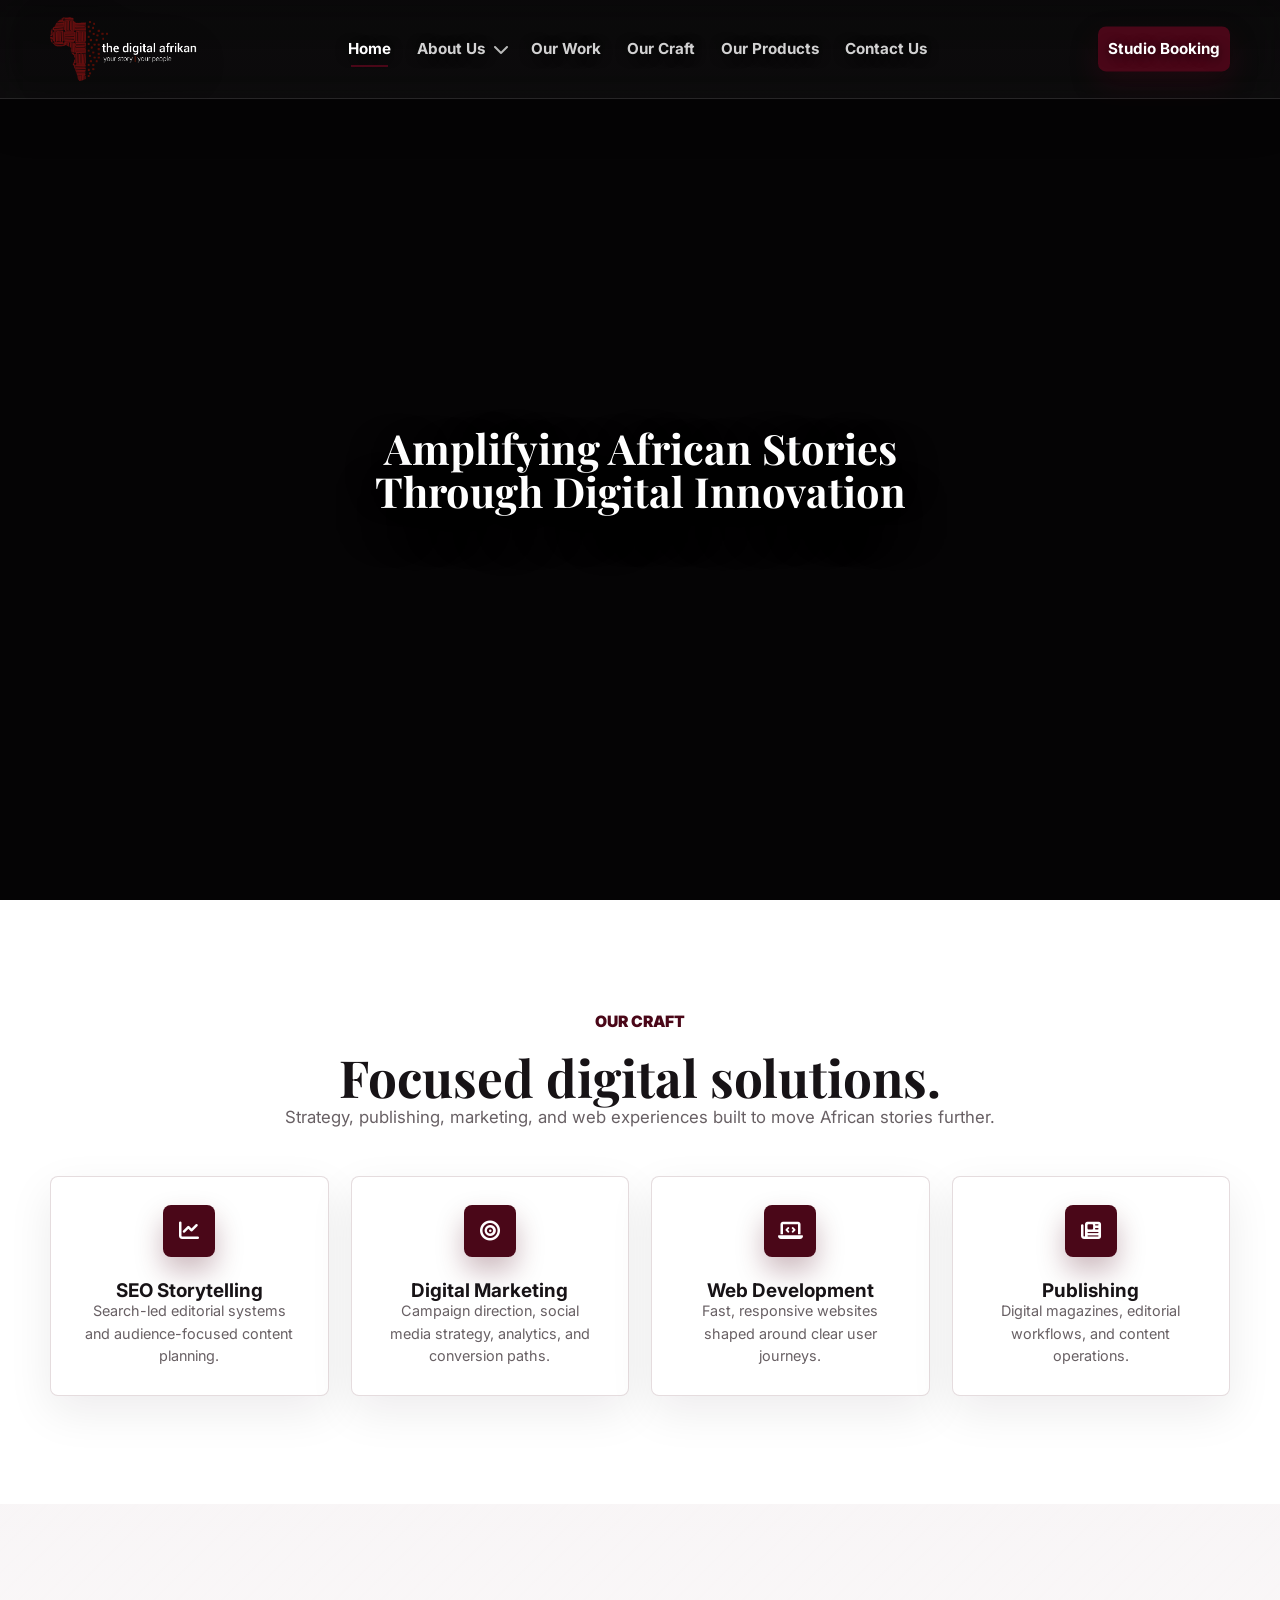
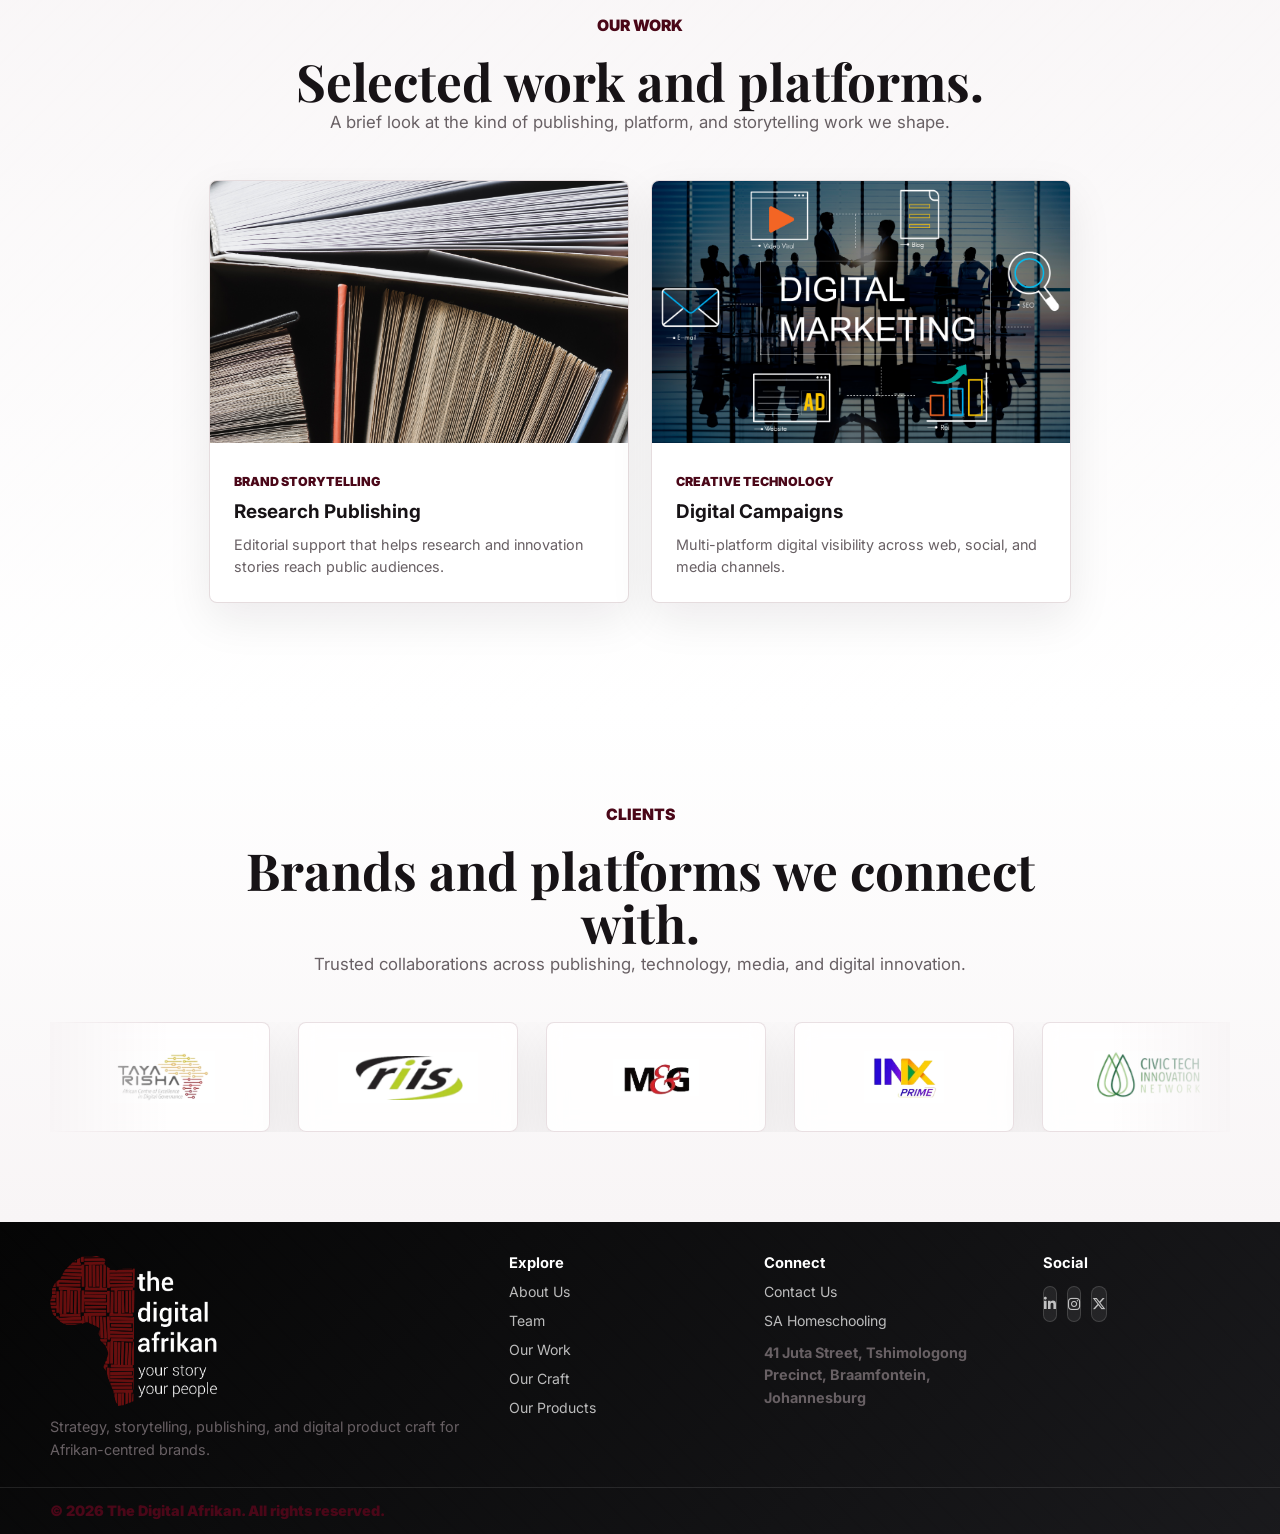
<file: index.html>
<!DOCTYPE html>
<html lang="en">
<head>
    <meta charset="UTF-8">
    <meta name="viewport" content="width=device-width, initial-scale=1.0">
    <meta name="description" content="The Digital Afrikan is a premium Afrikan digital media and publishing company.">
    <title>The Digital Afrikan | Home</title>
    <link rel="preconnect" href="https://fonts.googleapis.com">
    <link rel="preconnect" href="https://fonts.gstatic.com" crossorigin>
    <link href="https://fonts.googleapis.com/css2?family=Inter:wght@300;400;500;600;700;800;900&family=Playfair+Display:wght@500;600;700&display=swap" rel="stylesheet">
    <link rel="stylesheet" href="https://cdnjs.cloudflare.com/ajax/libs/font-awesome/6.4.0/css/all.min.css">
    <link rel="stylesheet" href="css/style.css">
    <link rel="stylesheet" href="css/responsive.css">
    <script src="main.js" defer></script>
</head>
<body>
    <a class="skip-link" href="#main">Skip to content</a>
    <header class="site-header" id="siteHeader">
        <div class="container header-container">
            <a href="index.html" class="brand" aria-label="The Digital Afrikan homepage">
                <img src="images/tda-logo-landscape-white.png" alt="The Digital Afrikan" class="brand-logo brand-logo-header">
            </a>
            <button class="mobile-toggle" id="mobileToggle" type="button" aria-label="Open navigation" aria-expanded="false" aria-controls="navMenu">
                <span></span><span></span><span></span>
            </button>
            <nav class="site-nav" aria-label="Primary navigation">
                <ul id="navMenu">
                    <li><a href="index.html" class="nav-link active">Home</a></li>
                    <li class="nav-item has-dropdown">
                        <a href="about.html" class="nav-link">About Us</a>
                        <button class="dropdown-toggle" type="button" aria-label="Open About submenu" aria-expanded="false"><i class="fa-solid fa-chevron-down"></i></button>
                        <ul class="dropdown-menu" aria-label="About submenu">
                            <li><a href="about.html">About Us</a></li>
                            <li><a href="team.html">Team</a></li>
                        </ul>
                    </li>
                    <li><a href="projects.html" class="nav-link">Our Work</a></li>
                    <li><a href="services.html" class="nav-link">Our Craft</a></li>
                    <li><a href="products.html" class="nav-link">Our Products</a></li>
                    <li><a href="contact.html" class="nav-link">Contact Us</a></li>
                    <li><a href="book-session.html" class="nav-link nav-cta">Studio Booking</a></li>
                </ul>
            </nav>
        </div>
    </header>

    <main id="main">
       <section class="hero section-pattern" id="home">
    
    <!-- VIDEO BACKGROUND -->
    <video class="hero-video" autoplay muted loop playsinline>
        <source src="images/video.mp4" type="video/mp4" />
        Your browser does not support the video tag.
    </video>

    <div class="container hero-container">
        <div class="hero-content reveal">
            <h1>
                <span>Amplifying African Stories</span>
                <span>Through Digital Innovation</span>
            </h1>
        </div>
    </div>
</section>

        <section class="services preview-section" id="services">
            <div class="container">
                <div class="section-heading reveal">
                    <span class="eyebrow">Our Craft</span>
                    <h2>Focused digital solutions.</h2>
                    <p>Strategy, publishing, marketing, and web experiences built to move African stories further.</p>
                </div>
                <div class="services-grid">
                    <a href="services.html" class="service-card card-link reveal">
                        <i class="fa-solid fa-chart-line service-icon"></i>
                        <h3>SEO Storytelling</h3>
                        <p>Search-led editorial systems and audience-focused content planning.</p>
                    </a>
                    <a href="services.html" class="service-card card-link reveal">
                        <i class="fa-solid fa-bullseye service-icon"></i>
                        <h3>Digital Marketing</h3>
                        <p>Campaign direction, social media strategy, analytics, and conversion paths.</p>
                    </a>
                    <a href="services.html" class="service-card card-link reveal">
                        <i class="fa-solid fa-laptop-code service-icon"></i>
                        <h3>Web Development</h3>
                        <p>Fast, responsive websites shaped around clear user journeys.</p>
                    </a>
                    <a href="services.html" class="service-card card-link reveal">
                        <i class="fa-solid fa-newspaper service-icon"></i>
                        <h3>Publishing</h3>
                        <p>Digital magazines, editorial workflows, and content operations.</p>
                    </a>
                </div>
            </div>
        </section>

        <section class="projects-section section-alt" id="projects">
            <div class="container">
                <div class="section-heading reveal">
                    <span class="eyebrow">Our Work</span>
                    <h2>Selected work and platforms.</h2>
                    <p>A brief look at the kind of publishing, platform, and storytelling work we shape.</p>
                </div>
                <div class="projects-grid">
                    <a href="projects.html" class="project-card card-link reveal">
                        <div class="project-image-placeholder"><img src="images/project-research-publishing.jpg" alt="Open books and printed pages"></div>
                        <div class="project-content">
                            <span>Brand Storytelling</span>
                            <h3>Research Publishing</h3>
                            <p>Editorial support that helps research and innovation stories reach public audiences.</p>
                        </div>
                    </a>
                    <a href="projects.html" class="project-card card-link reveal">
                        <div class="project-image-placeholder"><img src="images/project-digital-campaigns.jpg" alt="Digital marketing strategy and campaign icons"></div>
                        <div class="project-content">
                            <span>Creative Technology</span>
                            <h3>Digital Campaigns</h3>
                            <p>Multi-platform digital visibility across web, social, and media channels.</p>
                        </div>
                    </a>
                </div>
            </div>
        </section>

        <section class="clients-section">
    <div class="container">
        <div class="section-heading reveal">
            <span class="eyebrow">Clients</span>
            <h2>Brands and platforms we connect with.</h2>
            <p>Trusted collaborations across publishing, technology, media, and digital innovation.</p>
        </div>

        <div class="clients-slider">
            <div class="clients-track">

                <!-- First Set -->
                <a href="https://www.wits.ac.za/tayarisha/" target="_blank" class="client-logo">
                    <img src="images/tayalogo.png" alt="Google">
                </a>

                <a href="https://enablinginnovation.africa/" target="_blank" class="client-logo">
                    <img src="images/rislogo.png" alt="Microsoft">
                </a>

                <a href="https://mg.co.za/" target="_blank" class="client-logo">
                    <img src="images/mglogo.png" alt="Spotify">
                </a>

                <a href="https://inxprime.com/" target="_blank" class="client-logo">
                    <img src="images/inxlogo.png" alt="Netflix">
                </a>

                <a href="https://civictech.africa/" target="_blank" class="client-logo">
                    <img src="images/civiclogo.png" alt="Adobe">
                </a>

                <a href="https://aws.amazon.com/" target="_blank" class="client-logo">
                    <img src="images/awslogo.png" alt="Amazon">
                </a>

                <!-- Duplicate Set For Infinite Loop -->
                <a href="https://www.dailymaverick.co.za/" target="_blank" class="client-logo">
                    <img src="images/dailylogo.png" alt="Microsoft">
                </a>
                   
                <a href="https://enablinginnovation.africa/" target="_blank" class="client-logo">
                    <img src="images/rislogo.png" alt="Microsoft">
                </a>

                <a href="https://mg.co.za/" target="_blank" class="client-logo">
                    <img src="images/mglogo.png" alt="Spotify">
                </a>

                <a href="https://inxprime.com/" target="_blank" class="client-logo">
                    <img src="images/inxlogo.png" alt="Netflix">
                </a>

                <a href="https://civictech.africa/" target="_blank" class="client-logo">
                    <img src="images/civiclogo.png" alt="Adobe">
                </a>

                <a href="https://aws.amazon.com/" target="_blank" class="client-logo">
                    <img src="images/awslogo.png" alt="Amazon">
                </a>
               

            </div>
        </div>
    </div>
</section>

    </main>

    <footer class="site-footer">
        <div class="container footer-grid">
            <div>
                <a href="index.html" class="brand footer-brand"><img src="images/tda-logo-stacked-white.png" alt="The Digital Afrikan" class="brand-logo brand-logo-footer"></a>
                <p>Strategy, storytelling, publishing, and digital product craft for Afrikan-centred brands.</p>
            </div>
            <div>
                <h3>Explore</h3>
                <a href="about.html">About Us</a>
                <a href="team.html">Team</a>
                <a href="projects.html">Our Work</a>
                <a href="services.html">Our Craft</a><a href="products.html">Our Products</a>
            </div>
            <div>
                <h3>Connect</h3>
                <a href="contact.html">Contact Us</a>
                <a href="https://sahomeschooling.com/magazine" target="_blank" rel="noopener">SA Homeschooling</a>
                <p class="footer-address">41 Juta Street, Tshimologong Precinct, Braamfontein, Johannesburg</p>
            </div>
            <div>
                <h3>Social</h3>
                <div class="social-links" aria-label="Social links">
                    <a href="contact.html" aria-label="LinkedIn"><i class="fa-brands fa-linkedin-in"></i></a>
                    <a href="contact.html" aria-label="Instagram"><i class="fa-brands fa-instagram"></i></a>
                    <a href="contact.html" aria-label="X"><i class="fa-brands fa-x-twitter"></i></a>
                </div>
            </div>
        </div>
        <div class="footer-bottom">
            <div class="container footer-bottom-inner">
                <p>&copy; 2026 The Digital Afrikan. All rights reserved.</p>
            </div>
        </div>
    </footer>
</body>
</html>
</file>
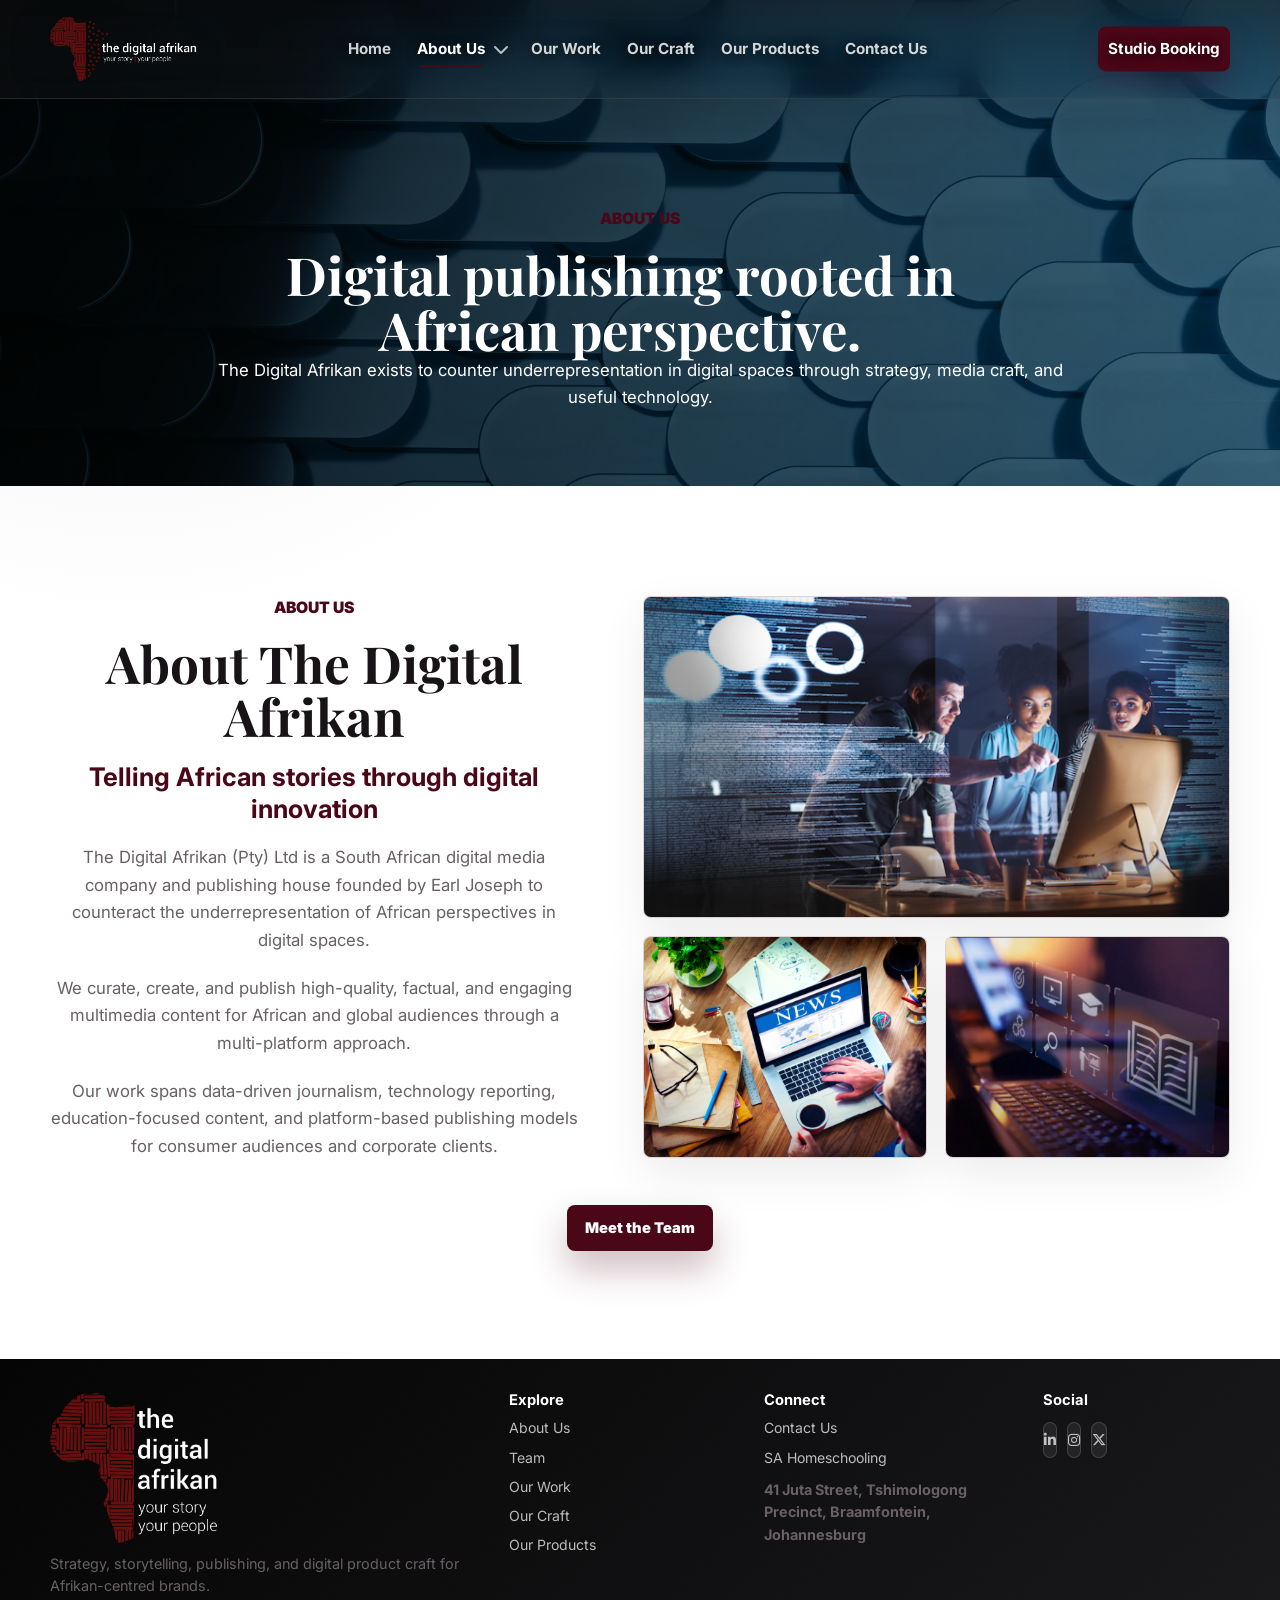
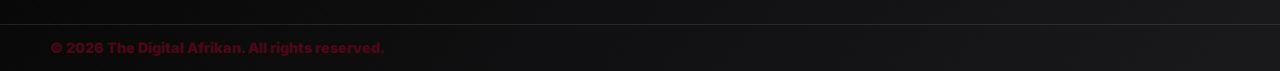
<file: about.html>
<!DOCTYPE html>
<html lang="en">
<head>
    <meta charset="UTF-8">
    <meta name="viewport" content="width=device-width, initial-scale=1.0">
    <meta name="description" content="About The Digital Afrikan and its Afrikan-centred digital publishing vision.">
    <title>The Digital Afrikan | About Us</title>
    <link rel="preconnect" href="https://fonts.googleapis.com">
    <link rel="preconnect" href="https://fonts.gstatic.com" crossorigin>
    <link href="https://fonts.googleapis.com/css2?family=Inter:wght@300;400;500;600;700;800;900&family=Playfair+Display:wght@500;600;700&display=swap" rel="stylesheet">
    <link rel="stylesheet" href="https://cdnjs.cloudflare.com/ajax/libs/font-awesome/6.4.0/css/all.min.css">
    <link rel="stylesheet" href="css/style.css">
    <link rel="stylesheet" href="css/responsive.css">
    <script src="main.js" defer></script>
</head>
<body>
    <a class="skip-link" href="#main">Skip to content</a>
    <header class="site-header" id="siteHeader">
        <div class="container header-container">
            <a href="index.html" class="brand" aria-label="The Digital Afrikan homepage"><img src="images/tda-logo-landscape-white.png" alt="The Digital Afrikan" class="brand-logo brand-logo-header"></a>
            <button class="mobile-toggle" id="mobileToggle" type="button" aria-label="Open navigation" aria-expanded="false" aria-controls="navMenu"><span></span><span></span><span></span></button>
            <nav class="site-nav" aria-label="Primary navigation">
                <ul id="navMenu">
                    <li><a href="index.html" class="nav-link">Home</a></li>
                    <li class="nav-item has-dropdown">
                        <a href="about.html" class="nav-link active">About Us</a>
                        <button class="dropdown-toggle" type="button" aria-label="Open About submenu" aria-expanded="false"><i class="fa-solid fa-chevron-down"></i></button>
                        <ul class="dropdown-menu" aria-label="About submenu"><li><a href="about.html">About Us</a></li><li><a href="team.html">Team</a></li></ul>
                    </li>
                    <li><a href="projects.html" class="nav-link">Our Work</a></li>
                    <li><a href="services.html" class="nav-link">Our Craft</a></li>
                    <li><a href="products.html" class="nav-link">Our Products</a></li>
                    <li><a href="contact.html" class="nav-link">Contact Us</a></li>
                    <li><a href="book-session.html" class="nav-link nav-cta">Studio Booking</a></li>
                </ul>
            </nav>
        </div>
    </header>
    <main id="main">
        <section class="page-hero page-hero-about section-pattern">
            <div class="container">
                <div class="section-heading reveal">
                    <span class="eyebrow">About Us</span>
                    <h1>Digital publishing rooted in African perspective.</h1>
                    <p class="page-description">The Digital Afrikan exists to counter underrepresentation in digital spaces through strategy, media craft, and useful technology.</p>
                </div>
            </div>
        </section>
        <section class="about-section">
            <div class="container split-grid">
                <div class="section-copy reveal">
                    <span class="eyebrow">About Us</span>
                    <h2>About The Digital Afrikan</h2>
                    <h3 class="section-kicker">Telling African stories through digital innovation</h3>
                    <p>The Digital Afrikan (Pty) Ltd is a South African digital media company and publishing house founded by Earl Joseph to counteract the underrepresentation of African perspectives in digital spaces.</p>
                    <p>We curate, create, and publish high-quality, factual, and engaging multimedia content for African and global audiences through a multi-platform approach.</p>
                    <p>Our work spans data-driven journalism, technology reporting, education-focused content, and platform-based publishing models for consumer audiences and corporate clients.</p>
                </div>
                <div class="about-media-grid reveal">
                    <figure class="about-image-card large-placeholder"><img src="images/about-technology-team.png" alt="Digital team collaborating around technology and data"></figure>
                    <figure class="about-image-card"><img src="images/about-editorial-news.png" alt="Editorial workspace with a digital news platform"></figure>
                    <figure class="about-image-card"><img src="images/about-digital-learning.png" alt="Digital learning interface on a laptop"></figure>
                </div>
            </div>
            <div class="container">
                <div class="section-cta about-team-cta reveal">
                    <a href="team.html" class="btn btn-primary">Meet the Team</a>
                </div>
            </div>
        </section>
    </main>
    <footer class="site-footer">
        <div class="container footer-grid">
            <div><a href="index.html" class="brand footer-brand"><img src="images/tda-logo-stacked-white.png" alt="The Digital Afrikan" class="brand-logo brand-logo-footer"></a><p>Strategy, storytelling, publishing, and digital product craft for Afrikan-centred brands.</p></div>
            <div><h3>Explore</h3><a href="about.html">About Us</a><a href="team.html">Team</a><a href="projects.html">Our Work</a><a href="services.html">Our Craft</a><a href="products.html">Our Products</a></div>
            <div><h3>Connect</h3><a href="contact.html">Contact Us</a><a href="https://sahomeschooling.com/magazine" target="_blank" rel="noopener">SA Homeschooling</a><p class="footer-address">41 Juta Street, Tshimologong Precinct, Braamfontein, Johannesburg</p></div>
            <div><h3>Social</h3><div class="social-links" aria-label="Social links"><a href="contact.html" aria-label="LinkedIn"><i class="fa-brands fa-linkedin-in"></i></a><a href="contact.html" aria-label="Instagram"><i class="fa-brands fa-instagram"></i></a><a href="contact.html" aria-label="X"><i class="fa-brands fa-x-twitter"></i></a></div></div>
        </div>
        <div class="footer-bottom"><div class="container footer-bottom-inner"><p>&copy; 2026 The Digital Afrikan. All rights reserved.</p></div></div>
    </footer>
</body>
</html>
</file>
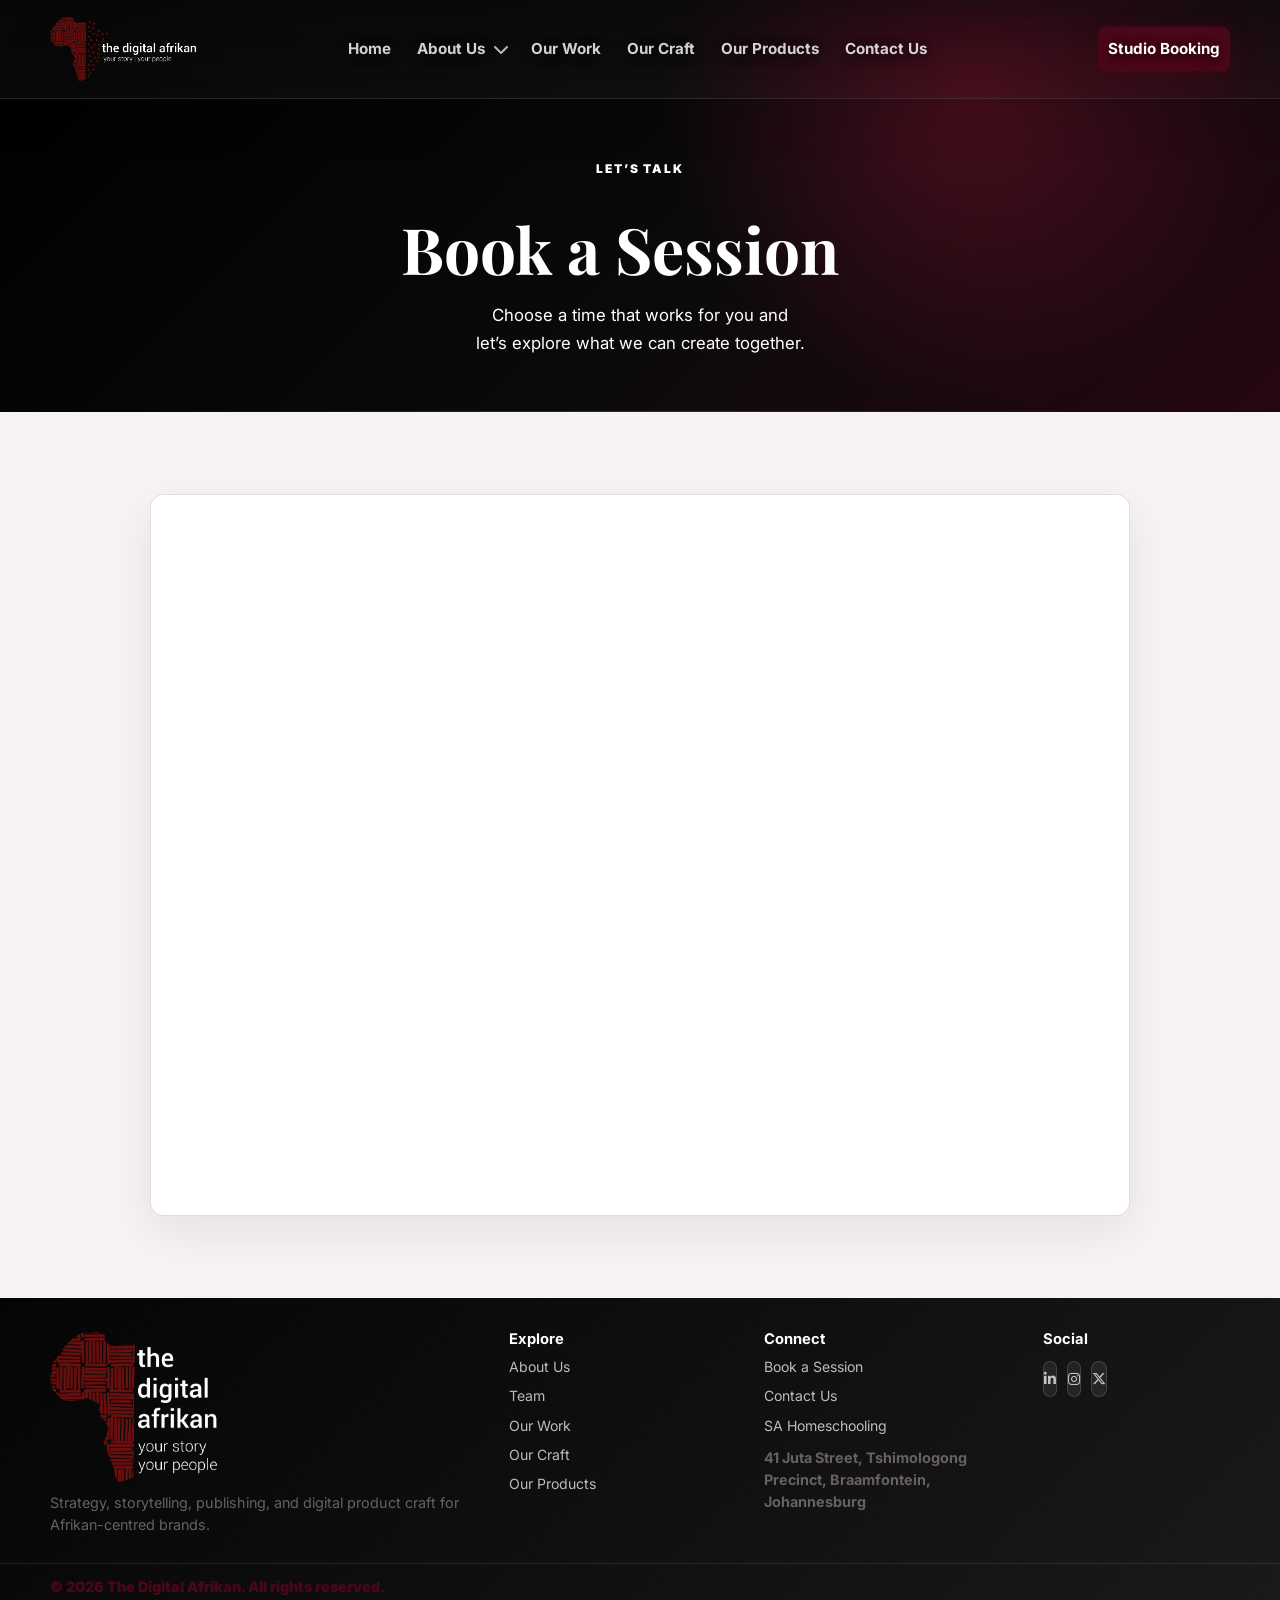
<file: book-session.html>
<!DOCTYPE html>
<html lang="en">
<head>
    <meta charset="UTF-8">
    <meta name="viewport" content="width=device-width, initial-scale=1.0">
    <meta name="description" content="Book a session with The Digital Afrikan.">
    <title>The Digital Afrikan | Book a Session</title>
    <link rel="preconnect" href="https://fonts.googleapis.com">
    <link rel="preconnect" href="https://fonts.gstatic.com" crossorigin>
    <link href="https://fonts.googleapis.com/css2?family=Inter:wght@300;400;500;600;700;800;900&family=Playfair+Display:wght@500;600;700&display=swap" rel="stylesheet">
    <link rel="stylesheet" href="https://cdnjs.cloudflare.com/ajax/libs/font-awesome/6.4.0/css/all.min.css">
    <link rel="stylesheet" href="css/style.css">
    <link rel="stylesheet" href="css/responsive.css">
    <script src="main.js" defer></script>
</head>
<body>
    <a class="skip-link" href="#main">Skip to content</a>
    <header class="site-header" id="siteHeader">
        <div class="container header-container">
            <a href="index.html" class="brand" aria-label="The Digital Afrikan homepage"><img src="images/tda-logo-landscape-white.png" alt="The Digital Afrikan" class="brand-logo brand-logo-header"></a>
            <button class="mobile-toggle" id="mobileToggle" type="button" aria-label="Open navigation" aria-expanded="false" aria-controls="navMenu"><span></span><span></span><span></span></button>
            <nav class="site-nav" aria-label="Primary navigation">
                <ul id="navMenu">
                    <li><a href="index.html" class="nav-link">Home</a></li>
                    <li class="nav-item has-dropdown"><a href="about.html" class="nav-link">About Us</a><button class="dropdown-toggle" type="button" aria-label="Open About submenu" aria-expanded="false"><i class="fa-solid fa-chevron-down"></i></button><ul class="dropdown-menu" aria-label="About submenu"><li><a href="about.html">About Us</a></li><li><a href="team.html">Team</a></li></ul></li>
                    <li><a href="projects.html" class="nav-link">Our Work</a></li>
                    <li><a href="services.html" class="nav-link">Our Craft</a></li>
                    <li><a href="products.html" class="nav-link">Our Products</a></li>
                    <li><a href="contact.html" class="nav-link">Contact Us</a></li>
                    <li><a href="book-session.html" class="nav-link nav-cta active" aria-current="page">Studio Booking</a></li>
                </ul>
            </nav>
        </div>
    </header>

    <main id="main">
        <section class="page-hero page-hero-booking section-pattern">
            <div class="container">
                <div class="section-heading reveal">
                    <span class="eyebrow">Let’s Talk</span>
                    <h1>Book a Session</h1>
                    <p class="page-description">Choose a time that works for you and let’s explore what we can create together.</p>
                </div>
            </div>
        </section>
        <section class="booking-section" aria-labelledby="booking-title">
            <div class="container">
                <!-- Add the public URL of your WordPress page containing the Amelia shortcode below. -->
                <div class="booking-frame-wrap reveal" id="ameliaBooking" data-booking-url="https://booking-staging.digitalafrikan.com/book-a-session/">
                    <div class="booking-placeholder">
                        <div class="booking-placeholder-inner">
                            <i class="fa-regular fa-calendar-check" aria-hidden="true"></i>
                            <h2 id="booking-title">Booking calendar coming soon</h2>
                            <p>Your Amelia booking calendar will appear here once its WordPress page URL is connected.</p>
                        </div>
                    </div>
                </div>
            </div>
        </section>
    </main>

    <footer class="site-footer"><div class="container footer-grid"><div><a href="index.html" class="brand footer-brand"><img src="images/tda-logo-stacked-white.png" alt="The Digital Afrikan" class="brand-logo brand-logo-footer"></a><p>Strategy, storytelling, publishing, and digital product craft for Afrikan-centred brands.</p></div><div><h3>Explore</h3><a href="about.html">About Us</a><a href="team.html">Team</a><a href="projects.html">Our Work</a><a href="services.html">Our Craft</a><a href="products.html">Our Products</a></div><div><h3>Connect</h3><a href="book-session.html">Book a Session</a><a href="contact.html">Contact Us</a><a href="https://sahomeschooling.com/magazine" target="_blank" rel="noopener">SA Homeschooling</a><p class="footer-address">41 Juta Street, Tshimologong Precinct, Braamfontein, Johannesburg</p></div><div><h3>Social</h3><div class="social-links" aria-label="Social links"><a href="contact.html" aria-label="LinkedIn"><i class="fa-brands fa-linkedin-in"></i></a><a href="contact.html" aria-label="Instagram"><i class="fa-brands fa-instagram"></i></a><a href="contact.html" aria-label="X"><i class="fa-brands fa-x-twitter"></i></a></div></div></div><div class="footer-bottom"><div class="container footer-bottom-inner"><p>&copy; 2026 The Digital Afrikan. All rights reserved.</p></div></div></footer>
</body>
</html>
</file>
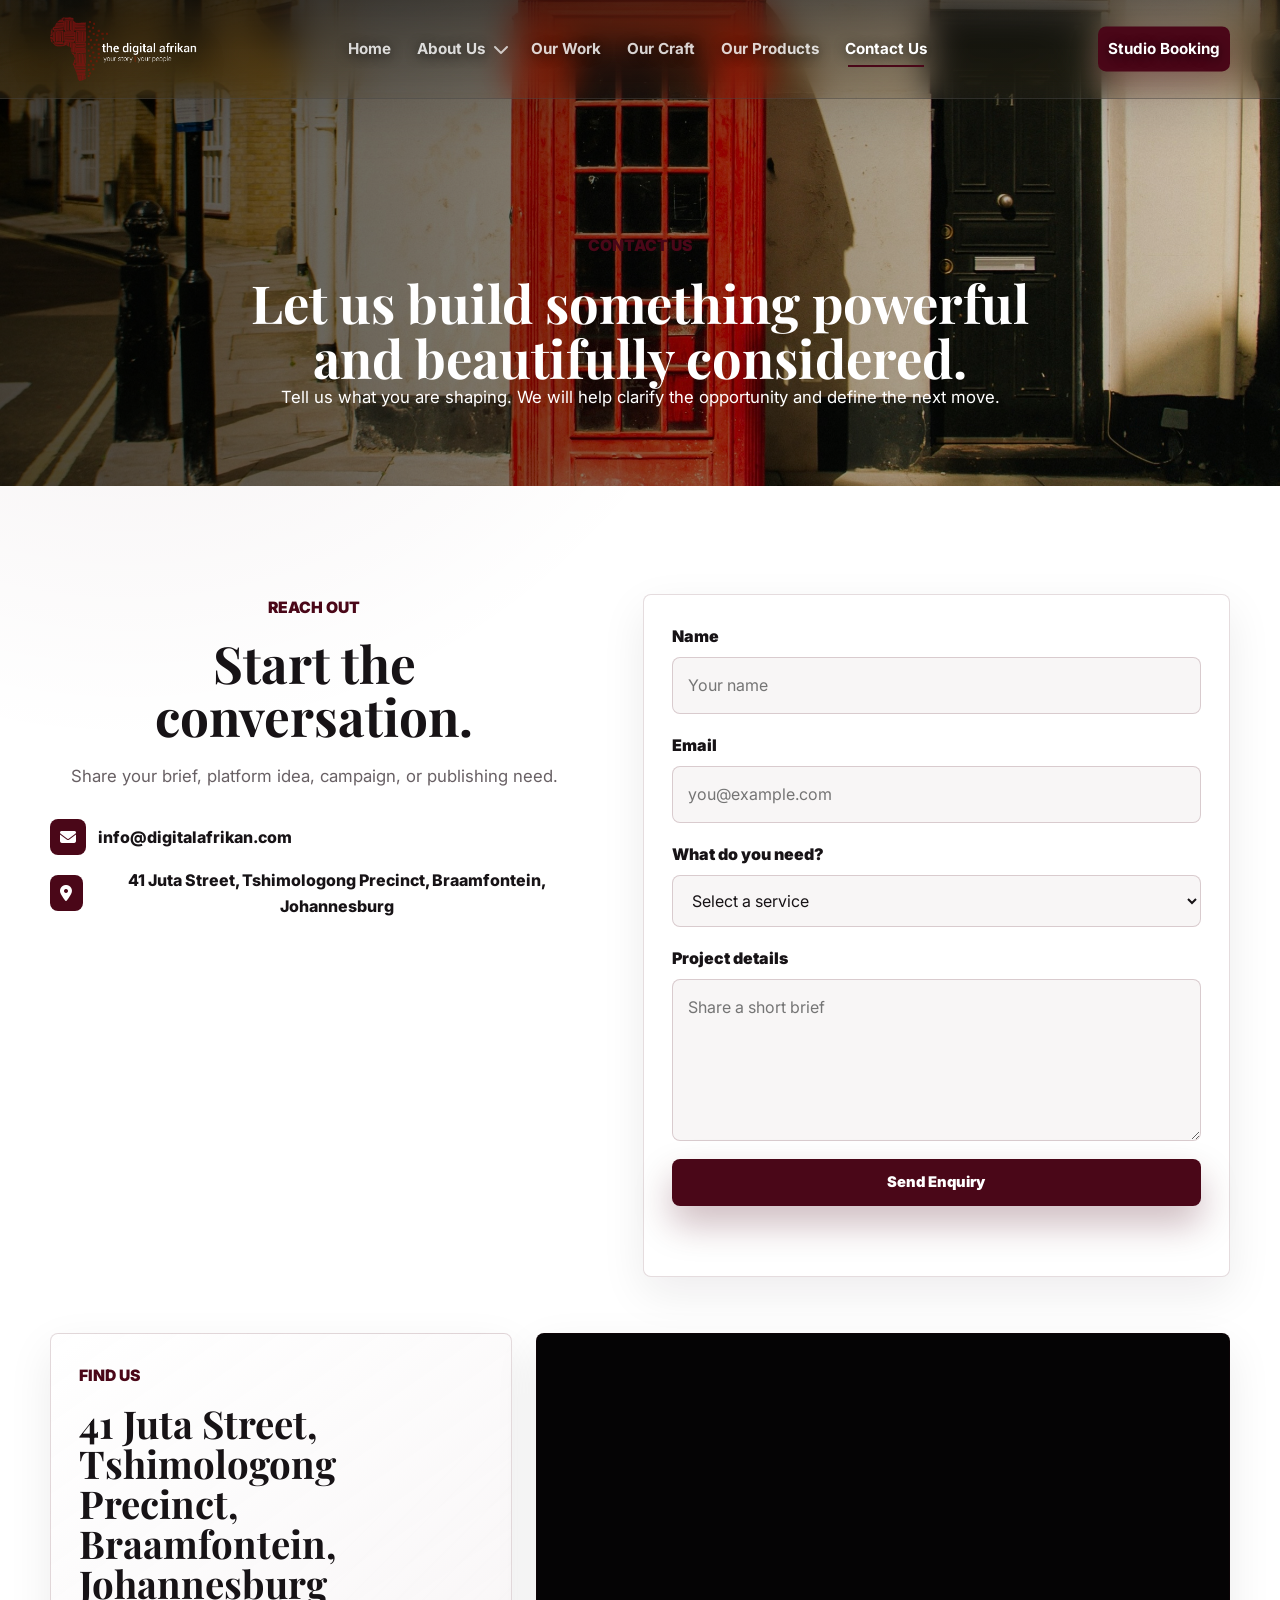
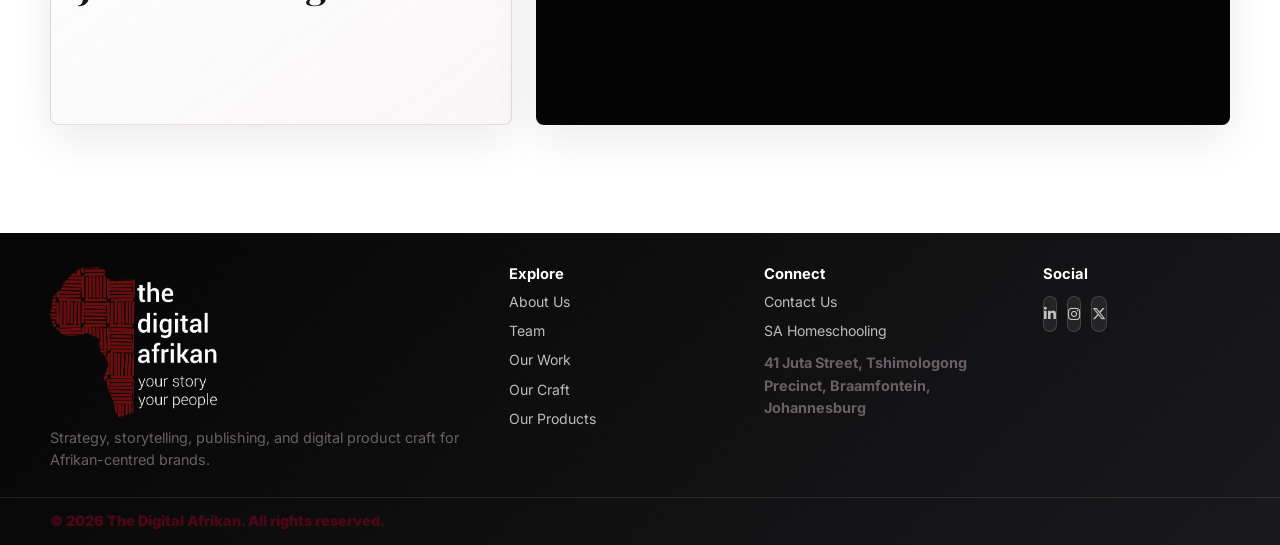
<file: contact.html>
<!DOCTYPE html>
<html lang="en">
<head>
    <meta charset="UTF-8">
    <meta name="viewport" content="width=device-width, initial-scale=1.0">
    <meta name="description" content="Contact The Digital Afrikan.">
    <title>The Digital Afrikan | Contact</title>
    <link rel="preconnect" href="https://fonts.googleapis.com">
    <link rel="preconnect" href="https://fonts.gstatic.com" crossorigin>
    <link href="https://fonts.googleapis.com/css2?family=Inter:wght@300;400;500;600;700;800;900&family=Playfair+Display:wght@500;600;700&display=swap" rel="stylesheet">
    <link rel="stylesheet" href="https://cdnjs.cloudflare.com/ajax/libs/font-awesome/6.4.0/css/all.min.css">
    <link rel="stylesheet" href="css/style.css">
    <link rel="stylesheet" href="css/responsive.css">
    <script src="main.js" defer></script>
</head>
<body>
    <a class="skip-link" href="#main">Skip to content</a>
    <header class="site-header" id="siteHeader"><div class="container header-container"><a href="index.html" class="brand" aria-label="The Digital Afrikan homepage"><img src="images/tda-logo-landscape-white.png" alt="The Digital Afrikan" class="brand-logo brand-logo-header"></a><button class="mobile-toggle" id="mobileToggle" type="button" aria-label="Open navigation" aria-expanded="false" aria-controls="navMenu"><span></span><span></span><span></span></button><nav class="site-nav" aria-label="Primary navigation"><ul id="navMenu"><li><a href="index.html" class="nav-link">Home</a></li><li class="nav-item has-dropdown"><a href="about.html" class="nav-link">About Us</a><button class="dropdown-toggle" type="button" aria-label="Open About submenu" aria-expanded="false"><i class="fa-solid fa-chevron-down"></i></button><ul class="dropdown-menu" aria-label="About submenu"><li><a href="about.html">About Us</a></li><li><a href="team.html">Team</a></li></ul></li><li><a href="projects.html" class="nav-link">Our Work</a></li><li><a href="services.html" class="nav-link">Our Craft</a></li><li><a href="products.html" class="nav-link">Our Products</a></li><li><a href="contact.html" class="nav-link active">Contact Us</a></li><li><a href="book-session.html" class="nav-link nav-cta">Studio Book</a></li></ul></nav></div></header>
    <main id="main">
        <section class="page-hero page-hero-contact section-pattern"><div class="container"><div class="section-heading reveal"><span class="eyebrow">Contact Us</span><h1 class="two-line-heading"><span>Let us build something powerful</span><span>and beautifully considered.</span></h1><p class="page-description">Tell us what you are shaping. We will help clarify the opportunity and define the next move.</p></div></div></section>
        <section class="contact-section">
            <div class="container contact-grid">
                <div class="section-copy reveal">
                    <span class="eyebrow">Reach Out</span>
                    <h2>Start the conversation.</h2>
                    <p>Share your brief, platform idea, campaign, or publishing need.</p>
                    <div class="contact-points">
                        <a href="mailto:info@digitalafrikan.com"><i class="fa-solid fa-envelope"></i> info@digitalafrikan.com</a>
                        <a href="#map"><i class="fa-solid fa-location-dot"></i> 41 Juta Street, Tshimologong Precinct, Braamfontein, Johannesburg</a>
                    </div>
                </div>
                <form class="contact-form reveal" id="contactForm" action="https://formspree.io/f/xojrbkwj" method="POST" novalidate>
                    <div class="form-row"><label for="name">Name</label><input type="text" id="name" name="name" placeholder="Your name" required><small class="error-message">Please enter your name.</small></div>
                    <div class="form-row"><label for="email">Email</label><input type="email" id="email" name="email" placeholder="you@example.com" required><small class="error-message">Please enter a valid email address.</small></div>
                    <div class="form-row"><label for="service">What do you need?</label><select id="service" name="service" required><option value="">Select a service</option><option>Strategy Consulting</option><option>Digital Marketing</option><option>Web Development</option><option>Publishing Support</option></select><small class="error-message">Please select a service.</small></div>
                    <div class="form-row"><label for="message">Project details</label><textarea id="message" name="message" rows="5" placeholder="Share a short brief" required></textarea><small class="error-message">Please share a few details.</small></div>
                    <button type="submit" class="btn btn-primary form-submit">Send Enquiry</button>
                    <p class="form-status" id="formStatus" role="status" aria-live="polite"></p>
                </form>
            </div>
            <div class="container map-container reveal" id="map">
                <div class="map-copy"><span class="eyebrow">Find Us</span><h2>41 Juta Street, Tshimologong Precinct, Braamfontein, Johannesburg</h2></div>
                <div class="map-frame"><iframe title="Map showing 41 Juta Street, Tshimologong Precinct, Braamfontein, Johannesburg" src="https://www.google.com/maps?q=41%20Juta%20Street%2C%20Tshimologong%20Precinct%2C%20Braamfontein%2C%20Johannesburg&output=embed" loading="lazy" referrerpolicy="no-referrer-when-downgrade"></iframe></div>
            </div>
        </section>
    </main>
    <footer class="site-footer"><div class="container footer-grid"><div><a href="index.html" class="brand footer-brand"><img src="images/tda-logo-stacked-white.png" alt="The Digital Afrikan" class="brand-logo brand-logo-footer"></a><p>Strategy, storytelling, publishing, and digital product craft for Afrikan-centred brands.</p></div><div><h3>Explore</h3><a href="about.html">About Us</a><a href="team.html">Team</a><a href="projects.html">Our Work</a><a href="services.html">Our Craft</a><a href="products.html">Our Products</a></div><div><h3>Connect</h3><a href="contact.html">Contact Us</a><a href="https://sahomeschooling.com/magazine" target="_blank" rel="noopener">SA Homeschooling</a><p class="footer-address">41 Juta Street, Tshimologong Precinct, Braamfontein, Johannesburg</p></div><div><h3>Social</h3><div class="social-links" aria-label="Social links"><a href="contact.html" aria-label="LinkedIn"><i class="fa-brands fa-linkedin-in"></i></a><a href="contact.html" aria-label="Instagram"><i class="fa-brands fa-instagram"></i></a><a href="contact.html" aria-label="X"><i class="fa-brands fa-x-twitter"></i></a></div></div></div><div class="footer-bottom"><div class="container footer-bottom-inner"><p>&copy; 2026 The Digital Afrikan. All rights reserved.</p></div></div></footer>
</body>
</html>
</file>
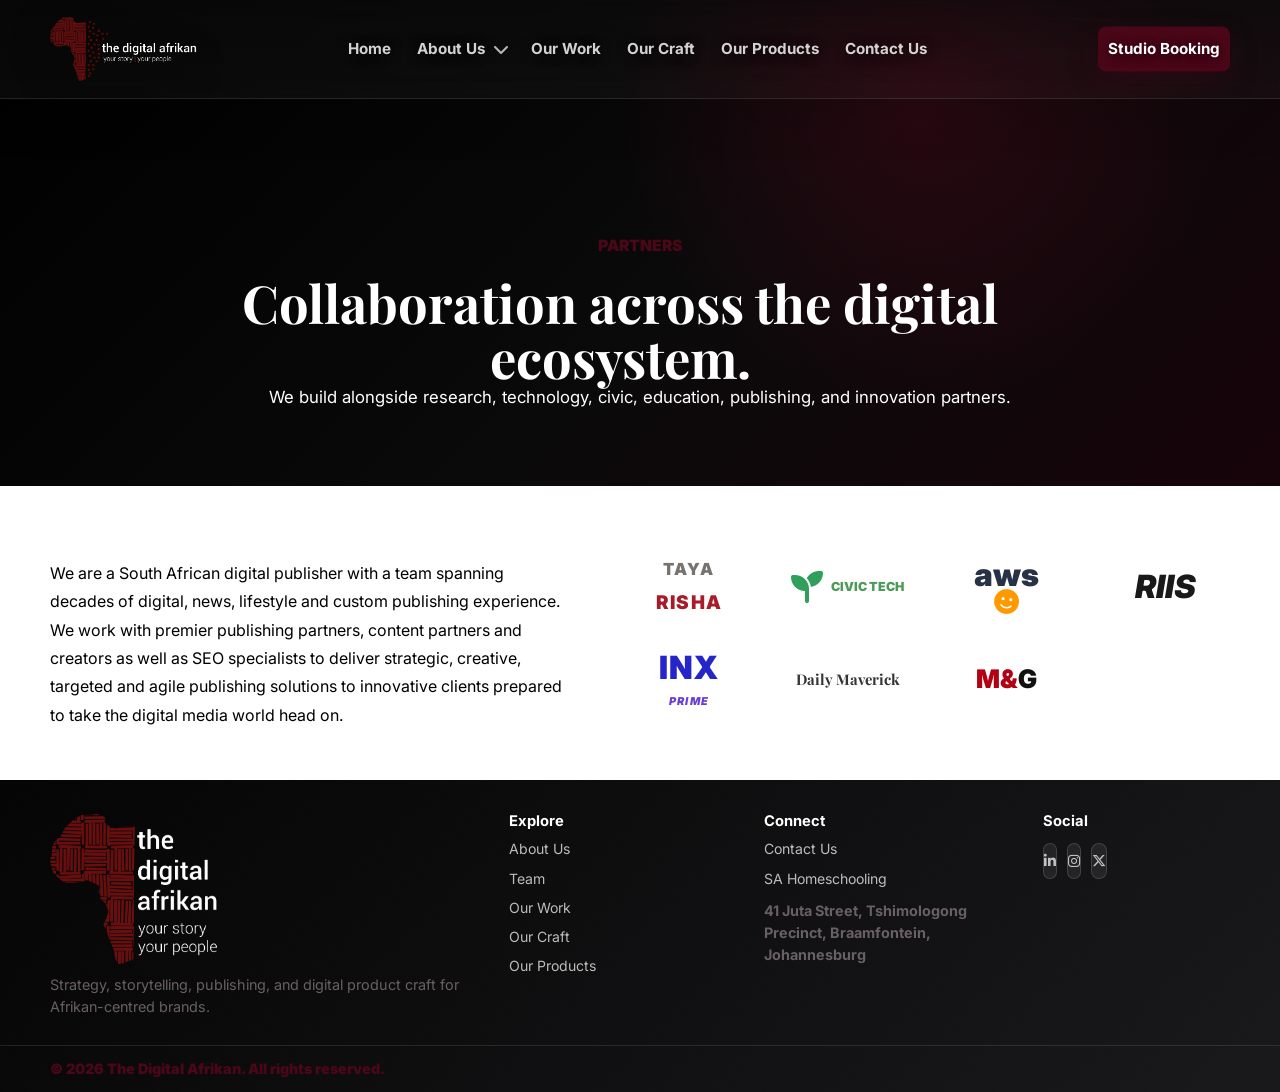
<file: partners.html>
<!DOCTYPE html>
<html lang="en">
<head>
    <meta charset="UTF-8">
    <meta name="viewport" content="width=device-width, initial-scale=1.0">
    <meta name="description" content="Partners and alliances of The Digital Afrikan.">
    <title>The Digital Afrikan | Partners</title>
    <link rel="preconnect" href="https://fonts.googleapis.com">
    <link rel="preconnect" href="https://fonts.gstatic.com" crossorigin>
    <link href="https://fonts.googleapis.com/css2?family=Inter:wght@300;400;500;600;700;800;900&family=Playfair+Display:wght@500;600;700&display=swap" rel="stylesheet">
    <link rel="stylesheet" href="https://cdnjs.cloudflare.com/ajax/libs/font-awesome/6.4.0/css/all.min.css">
    <link rel="stylesheet" href="css/style.css">
    <link rel="stylesheet" href="css/responsive.css">
    <script src="main.js" defer></script>
</head>
<body>
    <a class="skip-link" href="#main">Skip to content</a>
    <header class="site-header" id="siteHeader"><div class="container header-container"><a href="index.html" class="brand" aria-label="The Digital Afrikan homepage"><img src="images/tda-logo-landscape-white.png" alt="The Digital Afrikan" class="brand-logo brand-logo-header"></a><button class="mobile-toggle" id="mobileToggle" type="button" aria-label="Open navigation" aria-expanded="false" aria-controls="navMenu"><span></span><span></span><span></span></button><nav class="site-nav" aria-label="Primary navigation"><ul id="navMenu"><li><a href="index.html" class="nav-link">Home</a></li><li class="nav-item has-dropdown"><a href="about.html" class="nav-link">About Us</a><button class="dropdown-toggle" type="button" aria-label="Open About submenu" aria-expanded="false"><i class="fa-solid fa-chevron-down"></i></button><ul class="dropdown-menu" aria-label="About submenu"><li><a href="about.html">About Us</a></li><li><a href="team.html">Team</a></li></ul></li><li><a href="projects.html" class="nav-link">Our Work</a></li><li><a href="services.html" class="nav-link">Our Craft</a></li><li><a href="products.html" class="nav-link">Our Products</a></li><li><a href="contact.html" class="nav-link">Contact Us</a></li><li><a href="book-session.html" class="nav-link nav-cta">Studio Book</a></li></ul></nav></div></header>
    <main id="main">
        <section class="page-hero section-pattern"><div class="container"><div class="section-heading reveal"><span class="eyebrow">Partners</span><h1>Collaboration across the digital ecosystem.</h1><p class="page-description">We build alongside research, technology, civic, education, publishing, and innovation partners.</p></div></div></section>
        <section class="partners-section partners-showcase-section">
            <div class="container partners-showcase">
                <div class="partners-copy reveal">
                    <p>We are a South African digital publisher with a team spanning decades of digital, news, lifestyle and custom publishing experience. We work with premier publishing partners, content partners and creators as well as SEO specialists to deliver strategic, creative, targeted and agile publishing solutions to innovative clients prepared to take the digital media world head on.</p>
                </div>
                <div class="partners-logo-grid reveal" aria-label="Partner links">
                    <a href="https://www.wits.ac.za/tayarisha/" class="partner-logo partner-logo-taya" target="_blank" rel="noopener" aria-label="Visit Tayarisha">
                        <span>TAYA</span><small>RISHA</small>
                    </a>
                    <a href="https://civictech.africa/" class="partner-logo partner-logo-civic" target="_blank" rel="noopener" aria-label="Visit Civic Tech Innovation Network">
                        <i class="fa-solid fa-seedling"></i><span>Civic Tech</span>
                    </a>
                    <a href="https://aws.amazon.com/" class="partner-logo partner-logo-aws" target="_blank" rel="noopener" aria-label="Visit AWS">
                        <span>aws</span><i class="fa-solid fa-smile"></i>
                    </a>
                    <a href="https://enablinginnovation.africa/" class="partner-logo partner-logo-riis" target="_blank" rel="noopener" aria-label="Visit RIIS">
                        <span>RIIS</span>
                    </a>
                    <a href="https://inxprime.com/" class="partner-logo partner-logo-inx" target="_blank" rel="noopener" aria-label="Visit INX Prime">
                        <span>INX</span><small>PRIME</small>
                    </a>
                    <a href="https://www.dailymaverick.co.za/" class="partner-logo partner-logo-daily" target="_blank" rel="noopener" aria-label="Visit Daily Maverick">
                        <span>Daily Maverick</span>
                    </a>
                    <a href="https://mg.co.za/" class="partner-logo partner-logo-mg" target="_blank" rel="noopener" aria-label="Visit Mail and Guardian">
                        <span>M&amp;G</span>
                    </a>
                </div>
            </div>
        </section>
    </main>
    <footer class="site-footer"><div class="container footer-grid"><div><a href="index.html" class="brand footer-brand"><img src="images/tda-logo-stacked-white.png" alt="The Digital Afrikan" class="brand-logo brand-logo-footer"></a><p>Strategy, storytelling, publishing, and digital product craft for Afrikan-centred brands.</p></div><div><h3>Explore</h3><a href="about.html">About Us</a><a href="team.html">Team</a><a href="projects.html">Our Work</a><a href="services.html">Our Craft</a><a href="products.html">Our Products</a></div><div><h3>Connect</h3><a href="contact.html">Contact Us</a><a href="https://sahomeschooling.com/magazine" target="_blank" rel="noopener">SA Homeschooling</a><p class="footer-address">41 Juta Street, Tshimologong Precinct, Braamfontein, Johannesburg</p></div><div><h3>Social</h3><div class="social-links" aria-label="Social links"><a href="contact.html" aria-label="LinkedIn"><i class="fa-brands fa-linkedin-in"></i></a><a href="contact.html" aria-label="Instagram"><i class="fa-brands fa-instagram"></i></a><a href="contact.html" aria-label="X"><i class="fa-brands fa-x-twitter"></i></a></div></div></div><div class="footer-bottom"><div class="container footer-bottom-inner"><p>&copy; 2026 The Digital Afrikan. All rights reserved.</p></div></div></footer>
</body>
</html>
</file>
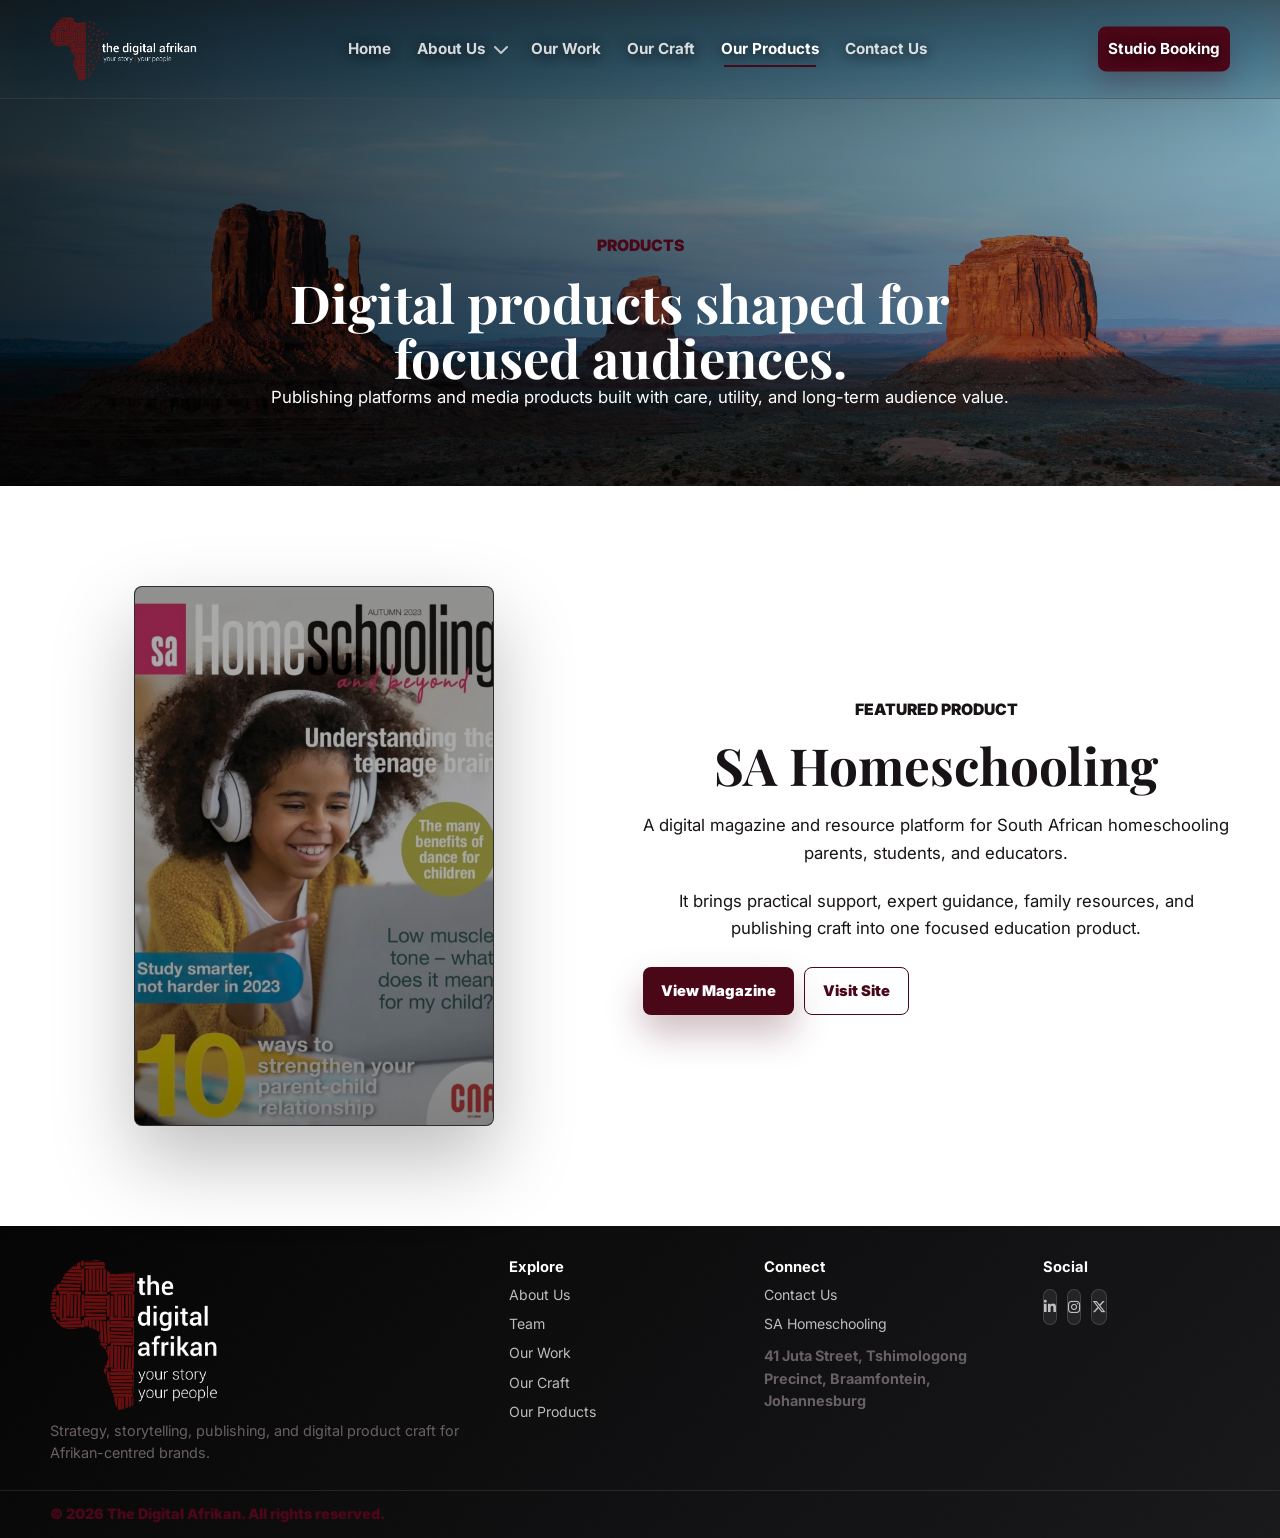
<file: products.html>
<!DOCTYPE html>
<html lang="en">
<head>
    <meta charset="UTF-8">
    <meta name="viewport" content="width=device-width, initial-scale=1.0">
    <meta name="description" content="Products by The Digital Afrikan.">
    <title>The Digital Afrikan | Products</title>
    <link rel="preconnect" href="https://fonts.googleapis.com">
    <link rel="preconnect" href="https://fonts.gstatic.com" crossorigin>
    <link href="https://fonts.googleapis.com/css2?family=Inter:wght@300;400;500;600;700;800;900&family=Playfair+Display:wght@500;600;700&display=swap" rel="stylesheet">
    <link rel="stylesheet" href="https://cdnjs.cloudflare.com/ajax/libs/font-awesome/6.4.0/css/all.min.css">
    <link rel="stylesheet" href="css/style.css">
    <link rel="stylesheet" href="css/responsive.css">
    <script src="main.js" defer></script>
</head>
<body>
    <a class="skip-link" href="#main">Skip to content</a>
    <header class="site-header" id="siteHeader"><div class="container header-container"><a href="index.html" class="brand" aria-label="The Digital Afrikan homepage"><img src="images/tda-logo-landscape-white.png" alt="The Digital Afrikan" class="brand-logo brand-logo-header"></a><button class="mobile-toggle" id="mobileToggle" type="button" aria-label="Open navigation" aria-expanded="false" aria-controls="navMenu"><span></span><span></span><span></span></button><nav class="site-nav" aria-label="Primary navigation"><ul id="navMenu"><li><a href="index.html" class="nav-link">Home</a></li><li class="nav-item has-dropdown"><a href="about.html" class="nav-link">About Us</a><button class="dropdown-toggle" type="button" aria-label="Open About submenu" aria-expanded="false"><i class="fa-solid fa-chevron-down"></i></button><ul class="dropdown-menu" aria-label="About submenu"><li><a href="about.html">About Us</a></li><li><a href="team.html">Team</a></li></ul></li><li><a href="projects.html" class="nav-link">Our Work</a></li><li><a href="services.html" class="nav-link">Our Craft</a></li><li><a href="products.html" class="nav-link active">Our Products</a></li><li><a href="contact.html" class="nav-link">Contact Us</a></li><li><a href="book-session.html" class="nav-link nav-cta">Studio Book</a></li></ul></nav></div></header>
    <main id="main">
        <section class="page-hero page-hero-products section-pattern"><div class="container"><div class="section-heading reveal"><span class="eyebrow">Products</span><h1>Digital products shaped for focused audiences.</h1><p class="page-description">Publishing platforms and media products built with care, utility, and long-term audience value.</p></div></div></section>
        <section class="product-section">
            <div class="container product-container">
                <div class="product-visual reveal">
                    <a href="https://sahomeschooling.com/magazine" class="magazine-frame" target="_blank" rel="noopener" aria-label="Open the SA Homeschooling magazine">
                        <img src="images/sa-homeschooling-cover.jpg" alt="SA Homeschooling magazine cover">
                    </a>
                </div>
                <div class="section-copy reveal">
                    <span class="eyebrow">Featured Product</span>
                    <h2>SA Homeschooling</h2>
                    <p>A digital magazine and resource platform for South African homeschooling parents, students, and educators.</p>
                    <p>It brings practical support, expert guidance, family resources, and publishing craft into one focused education product.</p>
                    <div class="project-actions">
                        <a href="https://sahomeschooling.com/magazine" class="btn btn-primary" target="_blank" rel="noopener">View Magazine</a>
                        <a href="https://sahomeschooling.com/" class="btn btn-ghost" target="_blank" rel="noopener">Visit Site</a>
                    </div>
                </div>
            </div>
        </section>
    </main>
    <footer class="site-footer"><div class="container footer-grid"><div><a href="index.html" class="brand footer-brand"><img src="images/tda-logo-stacked-white.png" alt="The Digital Afrikan" class="brand-logo brand-logo-footer"></a><p>Strategy, storytelling, publishing, and digital product craft for Afrikan-centred brands.</p></div><div><h3>Explore</h3><a href="about.html">About Us</a><a href="team.html">Team</a><a href="projects.html">Our Work</a><a href="services.html">Our Craft</a><a href="products.html">Our Products</a></div><div><h3>Connect</h3><a href="contact.html">Contact Us</a><a href="https://sahomeschooling.com/magazine" target="_blank" rel="noopener">SA Homeschooling</a><p class="footer-address">41 Juta Street, Tshimologong Precinct, Braamfontein, Johannesburg</p></div><div><h3>Social</h3><div class="social-links" aria-label="Social links"><a href="contact.html" aria-label="LinkedIn"><i class="fa-brands fa-linkedin-in"></i></a><a href="contact.html" aria-label="Instagram"><i class="fa-brands fa-instagram"></i></a><a href="contact.html" aria-label="X"><i class="fa-brands fa-x-twitter"></i></a></div></div></div><div class="footer-bottom"><div class="container footer-bottom-inner"><p>&copy; 2026 The Digital Afrikan. All rights reserved.</p></div></div></footer>
</body>
</html>
</file>
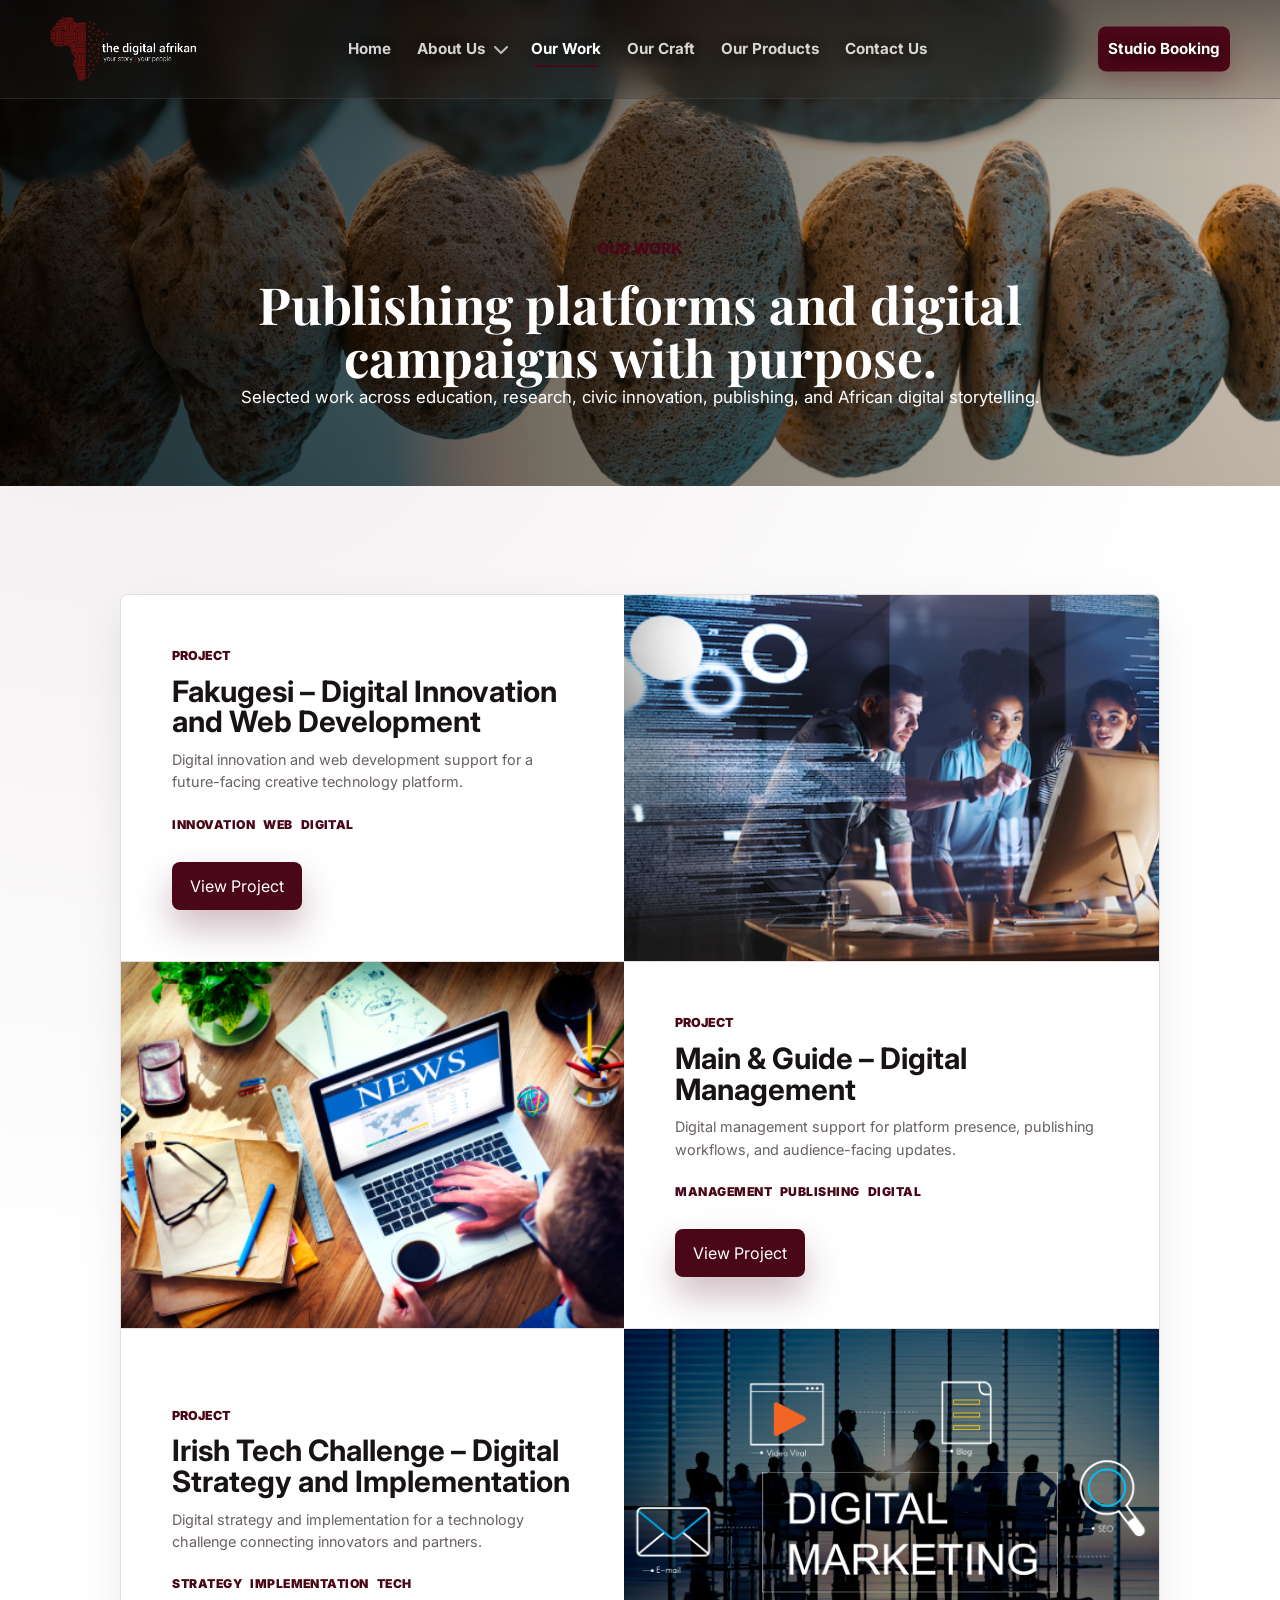
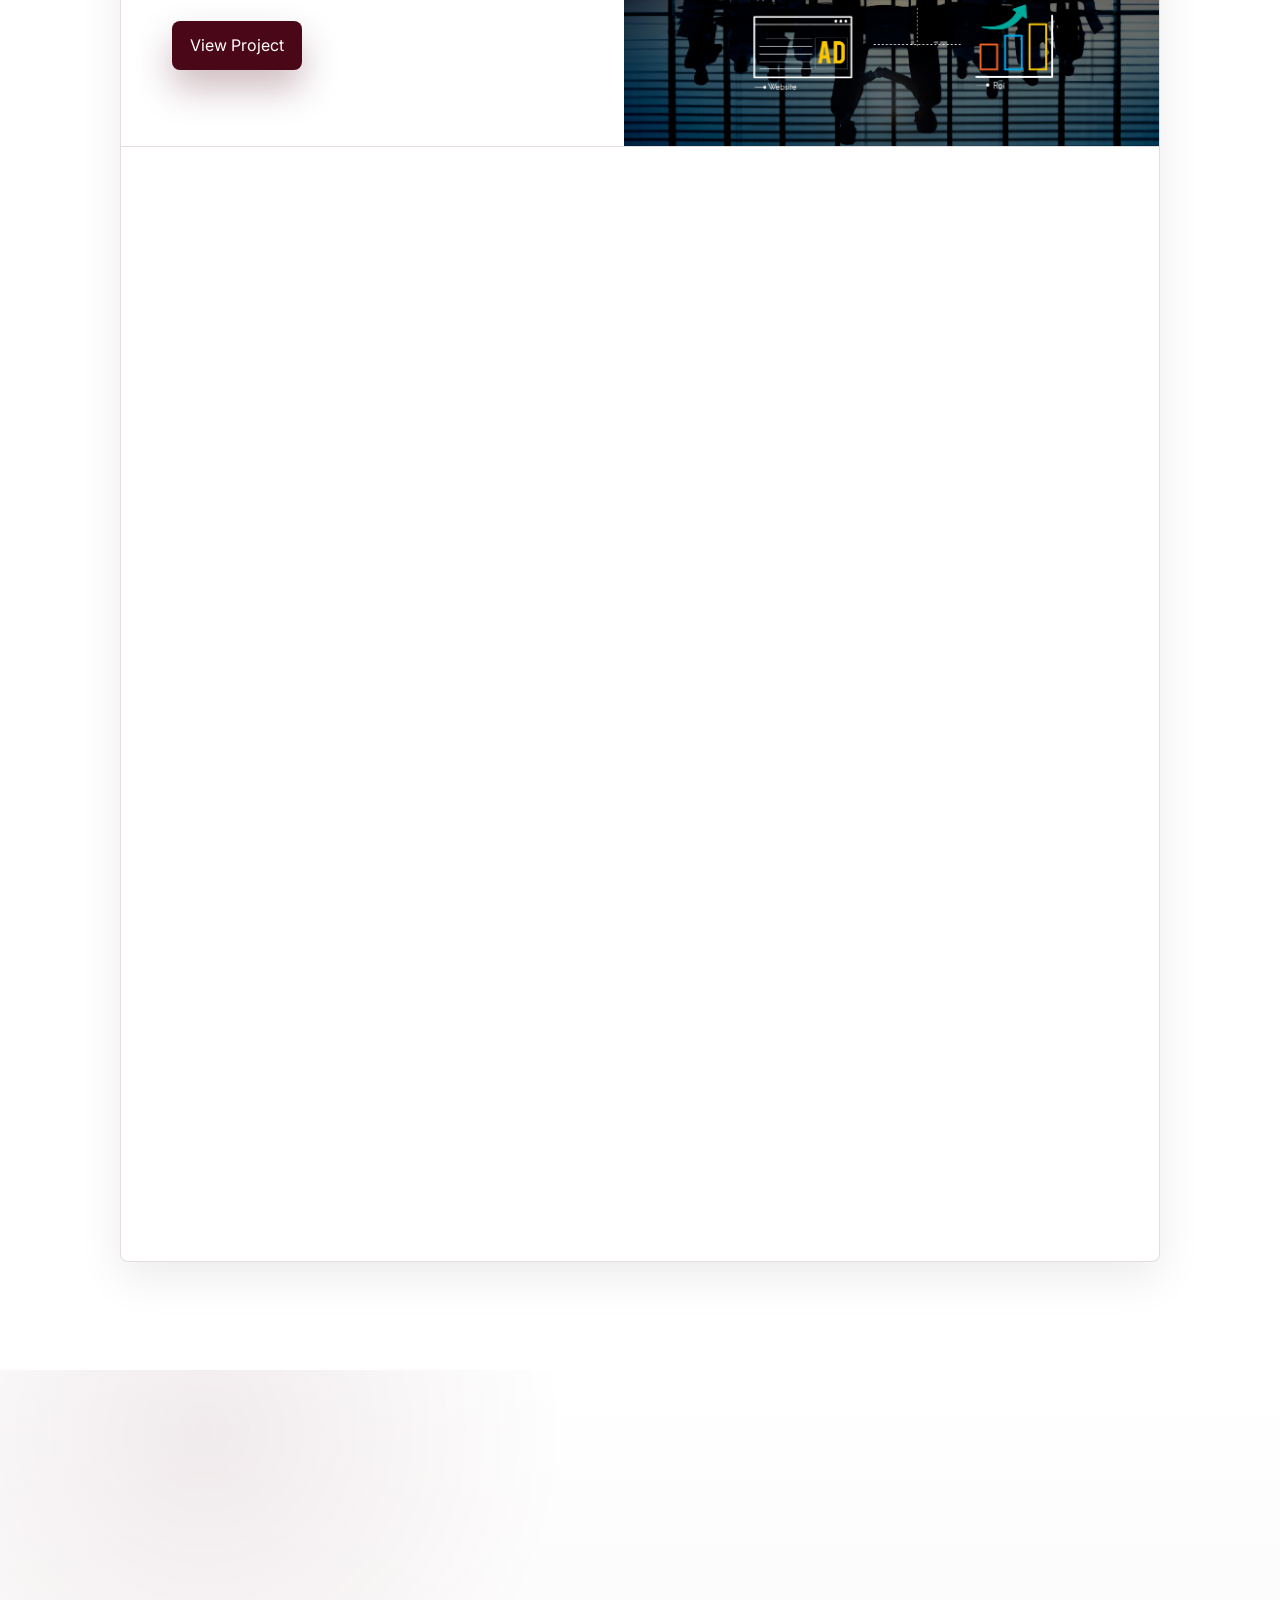
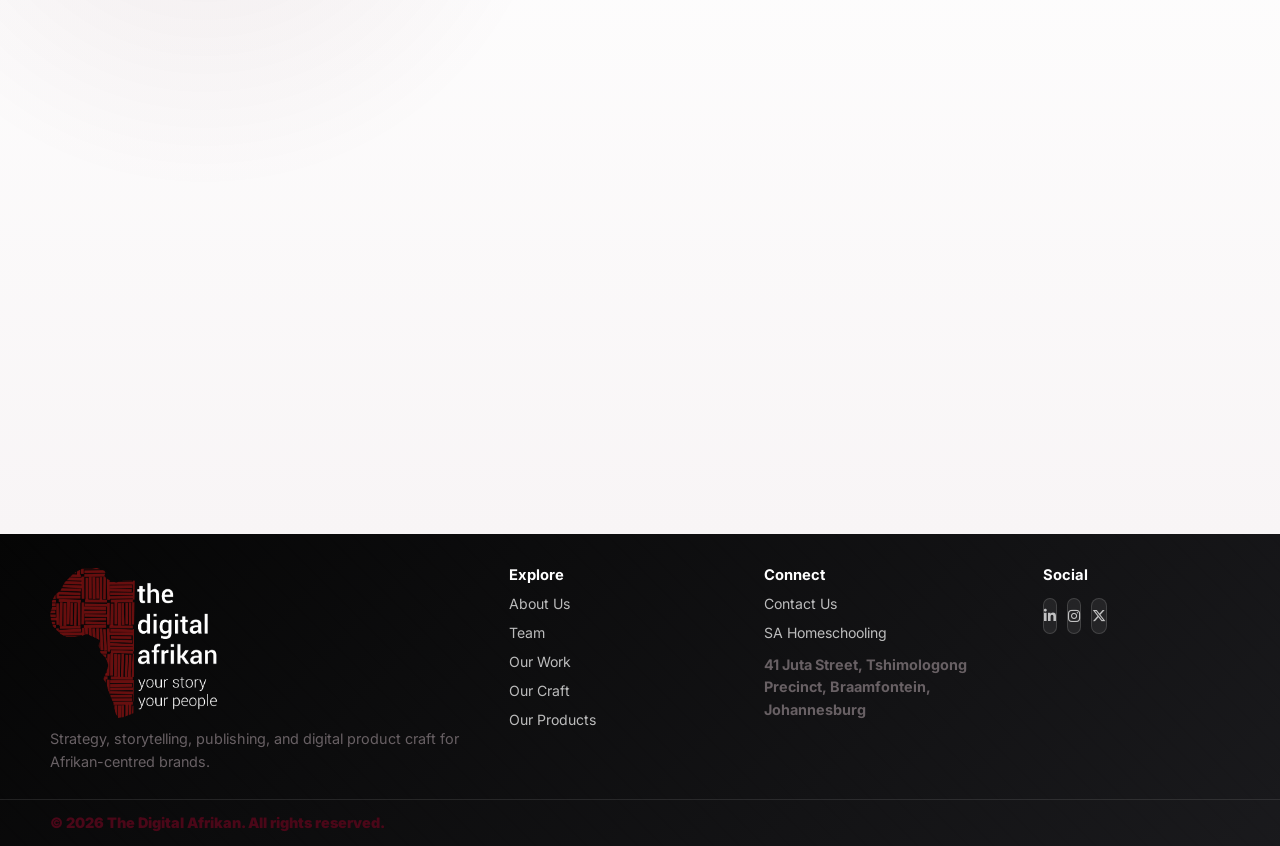
<file: projects.html>
<!DOCTYPE html>
<html lang="en">
<head>
    <meta charset="UTF-8">
    <meta name="viewport" content="width=device-width, initial-scale=1.0">
    <meta name="description" content="Our Work by The Digital Afrikan.">
    <title>The Digital Afrikan | Our Work</title>
    <link rel="preconnect" href="https://fonts.googleapis.com">
    <link rel="preconnect" href="https://fonts.gstatic.com" crossorigin>
    <link href="https://fonts.googleapis.com/css2?family=Inter:wght@300;400;500;600;700;800;900&family=Playfair+Display:wght@500;600;700&display=swap" rel="stylesheet">
    <link rel="stylesheet" href="https://cdnjs.cloudflare.com/ajax/libs/font-awesome/6.4.0/css/all.min.css">
    <link rel="stylesheet" href="css/style.css">
    <link rel="stylesheet" href="css/responsive.css">
    <script src="main.js" defer></script>
</head>
<body>
    <a class="skip-link" href="#main">Skip to content</a>
    <header class="site-header" id="siteHeader">
        <div class="container header-container">
            <a href="index.html" class="brand" aria-label="The Digital Afrikan homepage"><img src="images/tda-logo-landscape-white.png" alt="The Digital Afrikan" class="brand-logo brand-logo-header"></a>
            <button class="mobile-toggle" id="mobileToggle" type="button" aria-label="Open navigation" aria-expanded="false" aria-controls="navMenu"><span></span><span></span><span></span></button>
            <nav class="site-nav" aria-label="Primary navigation">
                <ul id="navMenu">
                    <li><a href="index.html" class="nav-link">Home</a></li>
                    <li class="nav-item has-dropdown"><a href="about.html" class="nav-link">About Us</a><button class="dropdown-toggle" type="button" aria-label="Open About submenu" aria-expanded="false"><i class="fa-solid fa-chevron-down"></i></button><ul class="dropdown-menu" aria-label="About submenu"><li><a href="about.html">About Us</a></li><li><a href="team.html">Team</a></li></ul></li>
                    <li><a href="projects.html" class="nav-link active">Our Work</a></li>
                    <li><a href="services.html" class="nav-link">Our Craft</a></li>
                    <li><a href="products.html" class="nav-link">Our Products</a></li>
                    <li><a href="contact.html" class="nav-link">Contact Us</a></li>
                    <li><a href="book-session.html" class="nav-link nav-cta">Studio Booking</a></li>
                </ul>
            </nav>
        </div>
    </header>
    <main id="main">
        <section class="page-hero page-hero-work section-pattern">
            <div class="container">
                <div class="section-heading reveal">
                    <span class="eyebrow">Our Work</span>
                    <h1 class="two-line-heading"><span>Publishing platforms and digital</span><span>campaigns with purpose.</span></h1>
                    <p class="page-description">Selected work across education, research, civic innovation, publishing, and African digital storytelling.</p>
                </div>
            </div>
        </section>
        <section class="projects-section">
            <div class="container">
                <div class="project-showcase">
                    <article class="project-card project-feature reveal"><div class="project-content"><span>Project</span><h3>Fakugesi – Digital Innovation and Web Development</h3><p>Digital innovation and web development support for a future-facing creative technology platform.</p><div class="tag-row" aria-label="Project labels"><span>Innovation</span><span>Web</span><span>Digital</span></div><div class="project-actions"><button class="btn btn-primary detail-modal-trigger" type="button" data-title="Fakugesi – Digital Innovation and Web Development" data-kicker="Project" data-icon="fa-laptop-code" data-body="Digital innovation and web development support for a future-facing creative technology platform." data-focus="Innovation strategy, web development, platform support, and digital delivery.">View Project</button></div></div><div class="project-image-panel"><img src="images/about-technology-team.png" alt="Digital team reviewing technology work"></div></article>
                    <article class="project-card project-feature is-reversed reveal"><div class="project-content"><span>Project</span><h3>Main &amp; Guide – Digital Management</h3><p>Digital management support for platform presence, publishing workflows, and audience-facing updates.</p><div class="tag-row" aria-label="Project labels"><span>Management</span><span>Publishing</span><span>Digital</span></div><div class="project-actions"><button class="btn btn-primary detail-modal-trigger" type="button" data-title="Main &amp; Guide – Digital Management" data-kicker="Project" data-icon="fa-newspaper" data-body="Digital management support for platform presence, publishing workflows, and audience-facing updates." data-focus="Digital management, publishing workflows, platform updates, and audience-facing delivery.">View Project</button></div></div><div class="project-image-panel"><img src="images/about-editorial-news.png" alt="Editorial desk with digital publishing tools"></div></article>
                    <article class="project-card project-feature reveal"><div class="project-content"><span>Project</span><h3>Irish Tech Challenge – Digital Strategy and Implementation</h3><p>Digital strategy and implementation for a technology challenge connecting innovators and partners.</p><div class="tag-row" aria-label="Project labels"><span>Strategy</span><span>Implementation</span><span>Tech</span></div><div class="project-actions"><button class="btn btn-primary detail-modal-trigger" type="button" data-title="Irish Tech Challenge – Digital Strategy and Implementation" data-kicker="Project" data-icon="fa-chart-line" data-body="Digital strategy and implementation for a technology challenge connecting innovators and partners." data-focus="Digital strategy, implementation planning, challenge communications, and partner coordination.">View Project</button></div></div><div class="project-image-panel"><img src="images/project-digital-campaigns.jpg" alt="Digital marketing strategy and campaign icons"></div></article>
                    <article class="project-card project-feature is-reversed reveal"><div class="project-content"><span>Project</span><h3>SA Tech Challenge – Digital Management &amp; Implementation</h3><p>Digital management and implementation support for challenge communications and delivery.</p><div class="tag-row" aria-label="Project labels"><span>Management</span><span>Implementation</span><span>Challenge</span></div><div class="project-actions"><button class="btn btn-primary detail-modal-trigger" type="button" data-title="SA Tech Challenge – Digital Management &amp; Implementation" data-kicker="Project" data-icon="fa-layer-group" data-body="Digital management and implementation support for challenge communications and delivery." data-focus="Challenge delivery, communications management, implementation support, and digital operations.">View Project</button></div></div><div class="project-image-panel"><img src="images/project-research-publishing.jpg" alt="Open books and printed pages"></div></article>
                    <article class="project-card project-feature reveal"><div class="project-content"><span>Project</span><h3>Tayarisha Election Series – Podcast Production</h3><p>Podcast production for civic research conversations and election-focused public engagement.</p><div class="tag-row" aria-label="Project labels"><span>Podcast</span><span>Production</span><span>Civic</span></div><div class="project-actions"><button class="btn btn-primary detail-modal-trigger" type="button" data-title="Tayarisha Election Series – Podcast Production" data-kicker="Project" data-icon="fa-microphone" data-body="Podcast production for civic research conversations and election-focused public engagement." data-focus="Podcast production, civic storytelling, editorial preparation, and public engagement.">View Project</button></div></div><div class="project-image-panel"><img src="images/about-digital-learning.png" alt="Digital learning interface on a laptop"></div></article>
                    <article class="project-card project-feature is-reversed reveal"><div class="project-content"><span>Project</span><h3>Tayarisha Research Series – Production and Publishing</h3><p>Production and publishing support for research-led stories built for public understanding.</p><div class="tag-row" aria-label="Project labels"><span>Research</span><span>Production</span><span>Publishing</span></div><div class="project-actions"><button class="btn btn-primary detail-modal-trigger" type="button" data-title="Tayarisha Research Series – Production and Publishing" data-kicker="Project" data-icon="fa-book-open" data-body="Production and publishing support for research-led stories built for public understanding." data-focus="Research translation, content production, publishing workflows, and editorial delivery.">View Project</button></div></div><div class="project-image-panel"><img src="images/about-editorial-news.png" alt="Editorial desk with digital publishing tools"></div></article>
                </div>
            </div>
        </section>
        <div class="team-modal" id="detailModal" aria-hidden="true">
            <div class="team-modal-panel" role="dialog" aria-modal="true" aria-labelledby="detailModalTitle" tabindex="-1">
                <button class="modal-close" type="button" aria-label="Back to projects"><i class="fa-solid fa-arrow-left"></i><span>Back</span></button>
                <div class="avatar-placeholder modal-avatar"><i class="fa-solid fa-layer-group" id="detailModalIcon"></i></div>
                <span class="eyebrow" id="detailModalKicker">Project</span>
                <h2 id="detailModalTitle">Project</h2>
                <p id="detailModalBody">More details will appear here.</p>
                <div class="modal-focus">
                    <strong>Focus areas</strong>
                    <p id="detailModalFocus">Focus areas will appear here.</p>
                </div>
                <a href="contact.html" class="btn btn-primary modal-action">Discuss Similar Work</a>
            </div>
        </div>
        <section class="testimonials-section">
            <div class="container">
                <div class="section-heading reveal"><span class="eyebrow">Testimonials</span><h2>Trusted by research and innovation leaders.</h2></div>
                <div class="testimonials-grid">
                    <article class="testimonial-card reveal"><div class="quote-mark" aria-hidden="true"><i class="fa-solid fa-quote-left"></i></div><p>The Digital Afrikan provides a unique, innovative and creative service. They optimised and published our content with The Daily Maverick as well as on TikTok, Linkedin and Whatsapp.</p><div class="testimonial-person"><strong>Davis Cook</strong><span>Chairman, Research Institute for Innovation and Sustainability (RIIS)</span></div></article>
                    <article class="testimonial-card reveal"><div class="quote-mark" aria-hidden="true"><i class="fa-solid fa-quote-left"></i></div><p>As a research centre, Wits Tayarisha needed a media partner to expose our research to the world and invite public engagement. The Digital Afrikan delivered across curation, advising, and media platforms.</p><div class="testimonial-person"><strong>Prof. Geci Karuri-Sebina</strong><span>Wits School of Governance (Tayarisha)</span></div></article>
                </div>
            </div>
        </section>
    </main>
    <footer class="site-footer">
        <div class="container footer-grid">
            <div><a href="index.html" class="brand footer-brand"><img src="images/tda-logo-stacked-white.png" alt="The Digital Afrikan" class="brand-logo brand-logo-footer"></a><p>Strategy, storytelling, publishing, and digital product craft for Afrikan-centred brands.</p></div>
            <div><h3>Explore</h3><a href="about.html">About Us</a><a href="team.html">Team</a><a href="projects.html">Our Work</a><a href="services.html">Our Craft</a><a href="products.html">Our Products</a></div>
            <div><h3>Connect</h3><a href="contact.html">Contact Us</a><a href="https://sahomeschooling.com/magazine" target="_blank" rel="noopener">SA Homeschooling</a><p class="footer-address">41 Juta Street, Tshimologong Precinct, Braamfontein, Johannesburg</p></div>
            <div><h3>Social</h3><div class="social-links" aria-label="Social links"><a href="contact.html" aria-label="LinkedIn"><i class="fa-brands fa-linkedin-in"></i></a><a href="contact.html" aria-label="Instagram"><i class="fa-brands fa-instagram"></i></a><a href="contact.html" aria-label="X"><i class="fa-brands fa-x-twitter"></i></a></div></div>
        </div>
        <div class="footer-bottom"><div class="container footer-bottom-inner"><p>&copy; 2026 The Digital Afrikan. All rights reserved.</p></div></div>
    </footer>
</body>
</html>
</file>
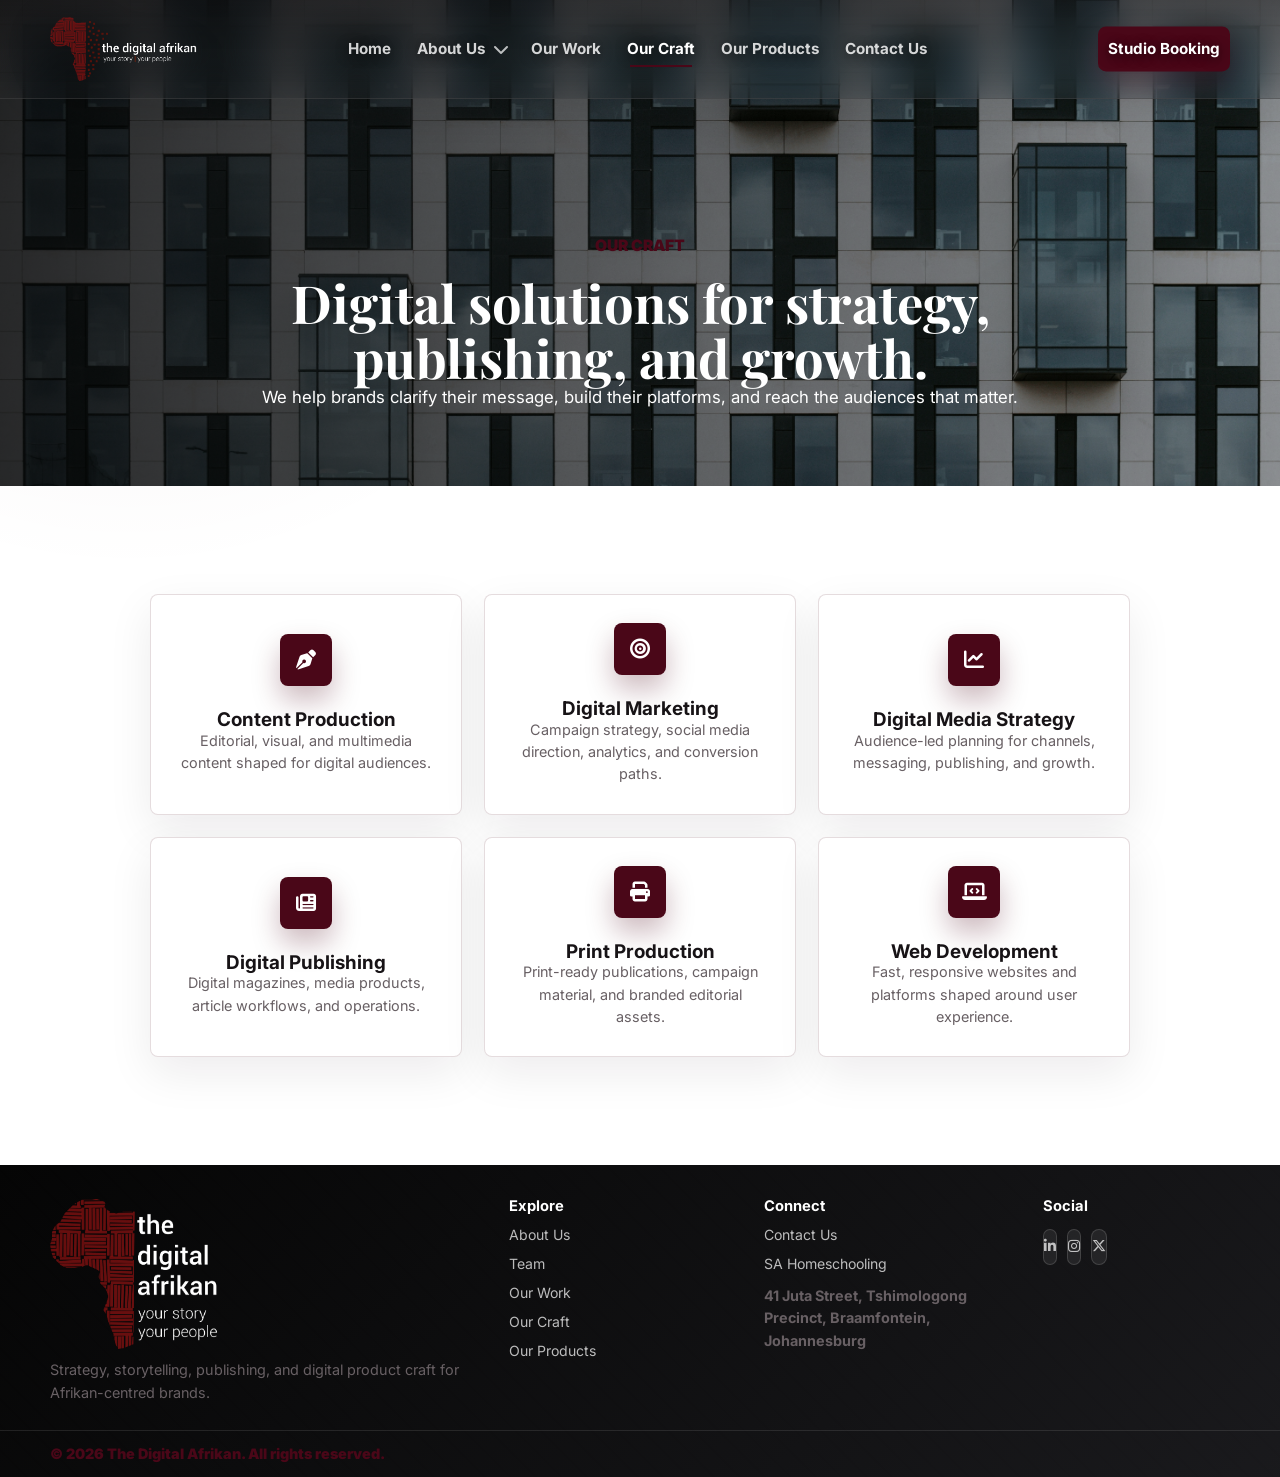
<file: services.html>
<!DOCTYPE html>
<html lang="en">
<head>
    <meta charset="UTF-8">
    <meta name="viewport" content="width=device-width, initial-scale=1.0">
    <meta name="description" content="Digital services from The Digital Afrikan.">
    <title>The Digital Afrikan | Our Craft</title>
    <link rel="preconnect" href="https://fonts.googleapis.com">
    <link rel="preconnect" href="https://fonts.gstatic.com" crossorigin>
    <link href="https://fonts.googleapis.com/css2?family=Inter:wght@300;400;500;600;700;800;900&family=Playfair+Display:wght@500;600;700&display=swap" rel="stylesheet">
    <link rel="stylesheet" href="https://cdnjs.cloudflare.com/ajax/libs/font-awesome/6.4.0/css/all.min.css">
    <link rel="stylesheet" href="css/style.css">
    <link rel="stylesheet" href="css/responsive.css">
    <script src="main.js" defer></script>
</head>
<body>
    <a class="skip-link" href="#main">Skip to content</a>
    <header class="site-header" id="siteHeader">
        <div class="container header-container">
            <a href="index.html" class="brand" aria-label="The Digital Afrikan homepage"><img src="images/tda-logo-landscape-white.png" alt="The Digital Afrikan" class="brand-logo brand-logo-header"></a>
            <button class="mobile-toggle" id="mobileToggle" type="button" aria-label="Open navigation" aria-expanded="false" aria-controls="navMenu"><span></span><span></span><span></span></button>
            <nav class="site-nav" aria-label="Primary navigation">
                <ul id="navMenu">
                    <li><a href="index.html" class="nav-link">Home</a></li>
                    <li class="nav-item has-dropdown"><a href="about.html" class="nav-link">About Us</a><button class="dropdown-toggle" type="button" aria-label="Open About submenu" aria-expanded="false"><i class="fa-solid fa-chevron-down"></i></button><ul class="dropdown-menu" aria-label="About submenu"><li><a href="about.html">About Us</a></li><li><a href="team.html">Team</a></li></ul></li>
                    <li><a href="projects.html" class="nav-link">Our Work</a></li>
                    <li><a href="services.html" class="nav-link active">Our Craft</a></li>
                    <li><a href="products.html" class="nav-link">Our Products</a></li>
                    <li><a href="contact.html" class="nav-link">Contact Us</a></li>
                    <li><a href="book-session.html" class="nav-link nav-cta">Studio Booking</a></li>
                </ul>
            </nav>
        </div>
    </header>
    <main id="main">
        <section class="page-hero page-hero-craft section-pattern">
            <div class="container">
                <div class="section-heading reveal">
                    <span class="eyebrow">Our Craft</span>
                    <h1 class="two-line-heading"><span>Digital solutions for strategy,</span><span>publishing, and growth.</span></h1>
                    <p class="page-description">We help brands clarify their message, build their platforms, and reach the audiences that matter.</p>
                </div>
            </div>
        </section>
        <section class="services">
            <div class="container">
                <div class="services-grid">
                    <button class="service-card detail-modal-trigger reveal" type="button" data-title="Content Production" data-kicker="Service" data-icon="fa-pen-nib" data-body="Editorial, visual, and multimedia content production shaped for digital audiences and publishing goals." data-focus="Article production, multimedia assets, campaign content, editorial workflows, and quality control."><i class="fa-solid fa-pen-nib service-icon"></i><h3>Content Production</h3><p>Editorial, visual, and multimedia content shaped for digital audiences.</p></button>
                    <button class="service-card detail-modal-trigger reveal" type="button" data-title="Digital Marketing" data-kicker="Service" data-icon="fa-bullseye" data-body="Campaign strategy, social media direction, analytics, and conversion paths designed to build useful momentum." data-focus="Campaign planning, social media strategy, paid and organic content direction, analytics, and audience journeys."><i class="fa-solid fa-bullseye service-icon"></i><h3>Digital Marketing</h3><p>Campaign strategy, social media direction, analytics, and conversion paths.</p></button>
                    <button class="service-card detail-modal-trigger reveal" type="button" data-title="Digital Media Strategy" data-kicker="Service" data-icon="fa-chart-line" data-body="Audience-led digital media planning that clarifies channels, messaging, publishing rhythm, and performance goals." data-focus="Audience strategy, channel planning, content architecture, publishing calendars, and measurement."><i class="fa-solid fa-chart-line service-icon"></i><h3>Digital Media Strategy</h3><p>Audience-led planning for channels, messaging, publishing, and growth.</p></button>
                    <button class="service-card detail-modal-trigger reveal" type="button" data-title="Digital Publishing" data-kicker="Service" data-icon="fa-newspaper" data-body="Digital magazines, media products, article workflows, and content operations for teams that need publishing consistency." data-focus="Digital magazines, editorial calendars, article workflows, publishing systems, and content governance."><i class="fa-solid fa-newspaper service-icon"></i><h3>Digital Publishing</h3><p>Digital magazines, media products, article workflows, and operations.</p></button>
                    <button class="service-card detail-modal-trigger reveal" type="button" data-title="Print Production" data-kicker="Service" data-icon="fa-print" data-body="Print-ready production support for publications, campaign material, and branded editorial assets." data-focus="Print layouts, publication production, production checks, campaign collateral, and supplier-ready assets."><i class="fa-solid fa-print service-icon"></i><h3>Print Production</h3><p>Print-ready publications, campaign material, and branded editorial assets.</p></button>
                    <button class="service-card detail-modal-trigger reveal" type="button" data-title="Web Development" data-kicker="Service" data-icon="fa-laptop-code" data-body="Fast, responsive websites and platforms shaped around brand clarity, performance, and user experience." data-focus="Responsive websites, landing pages, CMS setup, platform improvements, performance, and usability."><i class="fa-solid fa-laptop-code service-icon"></i><h3>Web Development</h3><p>Fast, responsive websites and platforms shaped around user experience.</p></button>
                </div>
            </div>
        </section>
        <div class="team-modal" id="detailModal" aria-hidden="true">
            <div class="team-modal-panel" role="dialog" aria-modal="true" aria-labelledby="detailModalTitle" tabindex="-1">
                <button class="modal-close" type="button" aria-label="Back to services"><i class="fa-solid fa-arrow-left"></i><span>Back</span></button>
                <div class="avatar-placeholder modal-avatar"><i class="fa-solid fa-chart-line" id="detailModalIcon"></i></div>
                <span class="eyebrow" id="detailModalKicker">Service</span>
                <h2 id="detailModalTitle">Service</h2>
                <p id="detailModalBody">More details will appear here.</p>
                <div class="modal-focus">
                    <strong>Focus areas</strong>
                    <p id="detailModalFocus">Focus areas will appear here.</p>
                </div>
                <a href="contact.html" class="btn btn-primary modal-action">Contact Us</a>
            </div>
        </div>
    </main>
    <footer class="site-footer">
        <div class="container footer-grid">
            <div><a href="index.html" class="brand footer-brand"><img src="images/tda-logo-stacked-white.png" alt="The Digital Afrikan" class="brand-logo brand-logo-footer"></a><p>Strategy, storytelling, publishing, and digital product craft for Afrikan-centred brands.</p></div>
            <div><h3>Explore</h3><a href="about.html">About Us</a><a href="team.html">Team</a><a href="projects.html">Our Work</a><a href="services.html">Our Craft</a><a href="products.html">Our Products</a></div>
            <div><h3>Connect</h3><a href="contact.html">Contact Us</a><a href="https://sahomeschooling.com/magazine" target="_blank" rel="noopener">SA Homeschooling</a><p class="footer-address">41 Juta Street, Tshimologong Precinct, Braamfontein, Johannesburg</p></div>
            <div><h3>Social</h3><div class="social-links" aria-label="Social links"><a href="contact.html" aria-label="LinkedIn"><i class="fa-brands fa-linkedin-in"></i></a><a href="contact.html" aria-label="Instagram"><i class="fa-brands fa-instagram"></i></a><a href="contact.html" aria-label="X"><i class="fa-brands fa-x-twitter"></i></a></div></div>
        </div>
        <div class="footer-bottom"><div class="container footer-bottom-inner"><p>&copy; 2026 The Digital Afrikan. All rights reserved.</p></div></div>
    </footer>
</body>
</html>
</file>
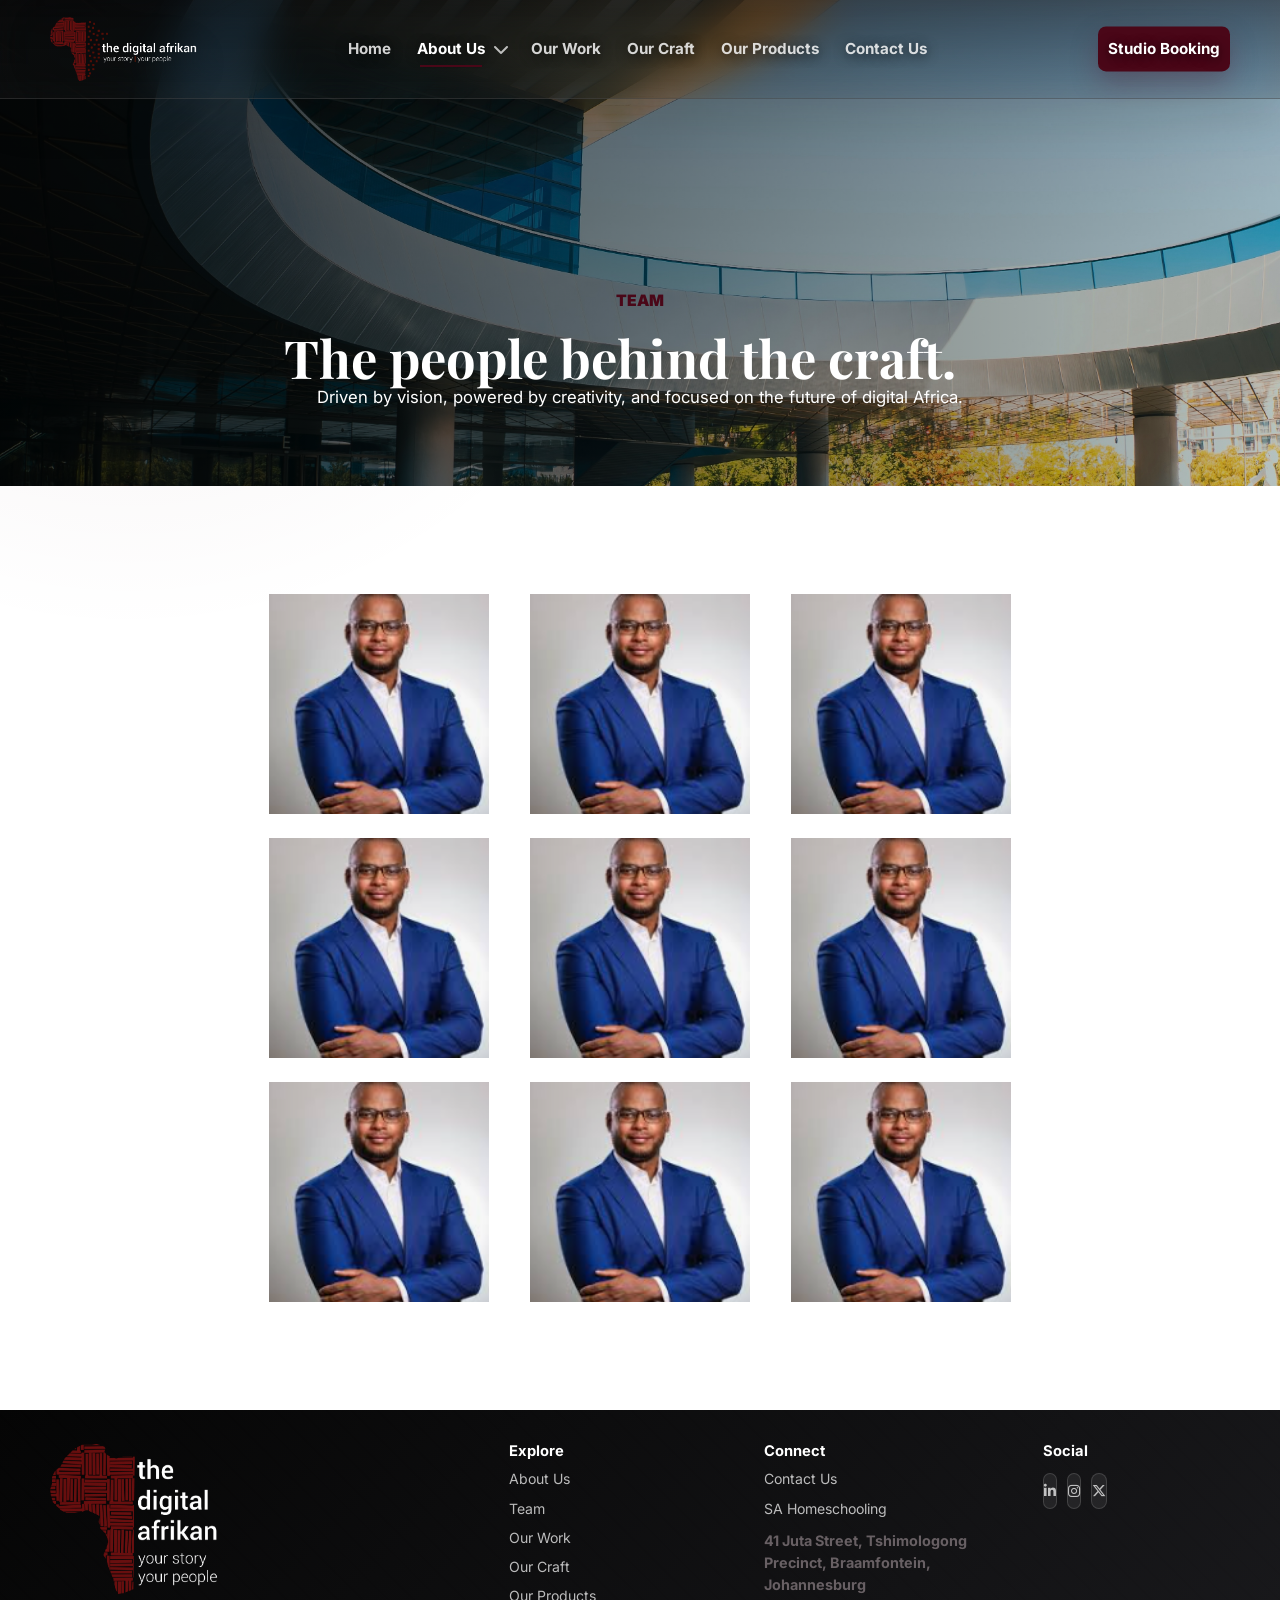
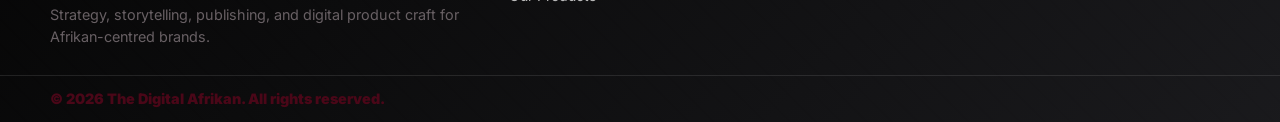
<file: team.html>
<!DOCTYPE html>
<html lang="en">
<head>
    <meta charset="UTF-8">
    <meta name="viewport" content="width=device-width, initial-scale=1.0">
    <meta name="description" content="The team behind The Digital Afrikan.">
    <title>The Digital Afrikan | Team</title>
    <link rel="preconnect" href="https://fonts.googleapis.com">
    <link rel="preconnect" href="https://fonts.gstatic.com" crossorigin>
    <link href="https://fonts.googleapis.com/css2?family=Inter:wght@300;400;500;600;700;800;900&family=Playfair+Display:wght@500;600;700&display=swap" rel="stylesheet">
    <link rel="stylesheet" href="https://cdnjs.cloudflare.com/ajax/libs/font-awesome/6.4.0/css/all.min.css">
    <link rel="stylesheet" href="css/style.css">
    <link rel="stylesheet" href="css/responsive.css">
    <script src="main.js" defer></script>
</head>
<body>
    <a class="skip-link" href="#main">Skip to content</a>
    <header class="site-header" id="siteHeader"><div class="container header-container"><a href="index.html" class="brand" aria-label="The Digital Afrikan homepage"><img src="images/tda-logo-landscape-white.png" alt="The Digital Afrikan" class="brand-logo brand-logo-header"></a><button class="mobile-toggle" id="mobileToggle" type="button" aria-label="Open navigation" aria-expanded="false" aria-controls="navMenu"><span></span><span></span><span></span></button><nav class="site-nav" aria-label="Primary navigation"><ul id="navMenu"><li><a href="index.html" class="nav-link">Home</a></li><li class="nav-item has-dropdown"><a href="about.html" class="nav-link active">About Us</a><button class="dropdown-toggle" type="button" aria-label="Open About submenu" aria-expanded="false"><i class="fa-solid fa-chevron-down"></i></button><ul class="dropdown-menu" aria-label="About submenu"><li><a href="about.html">About Us</a></li><li><a href="team.html">Team</a></li></ul></li><li><a href="projects.html" class="nav-link">Our Work</a></li><li><a href="services.html" class="nav-link">Our Craft</a></li><li><a href="products.html" class="nav-link">Our Products</a></li><li><a href="contact.html" class="nav-link">Contact Us</a></li><li><a href="book-session.html" class="nav-link nav-cta">Studio Book</a></li></ul></nav></div></header>
    <main id="main">
        <section class="page-hero page-hero-team section-pattern"><div class="container"><div class="section-heading reveal"><span class="eyebrow">Team</span><h1>The people behind the craft.</h1><p class="page-description">Driven by vision, powered by creativity, and focused on the future of digital Africa.</p></div></div></section>
        <section class="team-section">
            <div class="container">
                <div class="team-placeholder-grid reveal" aria-label="Team placeholders">
                    <button class="team-photo-placeholder team-modal-trigger" type="button" data-name="Amina Dlamini" data-role="Strategy Lead" data-image="images/profile.png" data-bio="Amina shapes digital strategy, publishing direction, and long-term audience growth for Afrikan-centred work." data-focus="Brand strategy, media positioning, audience development, and publishing models."><img src="images/profile.png" alt="Amina Dlamini placeholder portrait"></button>
                    <button class="team-photo-placeholder team-modal-trigger" type="button" data-name="Kabelo Mokoena" data-role="Editorial Lead" data-image="images/profile.png" data-bio="Kabelo leads editorial planning and story development across research, education, and digital culture projects." data-focus="Editorial craft, research translation, publishing standards, and content systems."><img src="images/profile.png" alt="Kabelo Mokoena placeholder portrait"></button>
                    <button class="team-photo-placeholder team-modal-trigger" type="button" data-name="Nandi Khumalo" data-role="Technology Lead" data-image="images/profile.png" data-bio="Nandi supports platform planning, digital products, automation, and the technical delivery of audience-facing experiences." data-focus="Web platforms, product systems, analytics, automation, and performance."><img src="images/profile.png" alt="Nandi Khumalo placeholder portrait"></button>
                    <button class="team-photo-placeholder team-modal-trigger" type="button" data-name="Thabo Naidoo" data-role="Publishing Producer" data-image="images/profile.png" data-bio="Thabo coordinates publishing workflows, production calendars, and partner content delivery." data-focus="Production planning, partner publishing, content QA, and release coordination."><img src="images/profile.png" alt="Thabo Naidoo placeholder portrait"></button>
                    <button class="team-photo-placeholder team-modal-trigger" type="button" data-name="Lerato Molefe" data-role="Campaign Specialist" data-image="images/profile.png" data-bio="Lerato builds campaign concepts and distribution plans for brands, platforms, and public-interest stories." data-focus="Digital campaigns, social distribution, audience engagement, and reporting."><img src="images/profile.png" alt="Lerato Molefe placeholder portrait"></button>
                    <button class="team-photo-placeholder team-modal-trigger" type="button" data-name="Sipho Jacobs" data-role="Research Editor" data-image="images/profile.png" data-bio="Sipho helps turn complex research and innovation work into clear public-facing stories." data-focus="Research editing, narrative development, public engagement, and media translation."><img src="images/profile.png" alt="Sipho Jacobs placeholder portrait"></button>
                    <button class="team-photo-placeholder team-modal-trigger" type="button" data-name="Maya Petersen" data-role="Design Lead" data-image="images/profile.png" data-bio="Maya shapes visual systems and user-facing design for publishing products and digital campaigns." data-focus="Visual direction, UX, interface systems, and brand expression."><img src="images/profile.png" alt="Maya Petersen placeholder portrait"></button>
                    <button class="team-photo-placeholder team-modal-trigger" type="button" data-name="Neo Pillay" data-role="Content Strategist" data-image="images/profile.png" data-bio="Neo plans content journeys that connect stories with the right audiences and platforms." data-focus="SEO storytelling, content architecture, publishing calendars, and audience journeys."><img src="images/profile.png" alt="Neo Pillay placeholder portrait"></button>
                    <button class="team-photo-placeholder team-modal-trigger" type="button" data-name="Zanele Adams" data-role="Partnerships Lead" data-image="images/profile.png" data-bio="Zanele manages partner relationships and helps align collaborative projects with shared goals." data-focus="Partnerships, stakeholder coordination, project framing, and communications."><img src="images/profile.png" alt="Zanele Adams placeholder portrait"></button>
                </div>
            </div>
        </section>
        <div class="team-modal" id="teamModal" aria-hidden="true">
            <div class="team-modal-panel team-member-panel" role="dialog" aria-modal="true" aria-labelledby="teamModalName" tabindex="-1">
                <button class="modal-close" type="button" aria-label="Back to team"><i class="fa-solid fa-arrow-left"></i><span>Back</span></button>
                <div class="team-modal-info">
                    <h2 id="teamModalName">Team Member Name</h2>
                    <span class="eyebrow" id="teamModalRole">Role</span>
                    <p id="teamModalBio">More details will appear here.</p>
                    <div class="modal-focus">
                        <strong>Focus areas</strong>
                        <p id="teamModalFocus">Focus areas will appear here.</p>
                    </div>
                    <a href="contact.html" class="team-modal-social" aria-label="LinkedIn"><i class="fa-brands fa-linkedin"></i></a>
                </div>
                <div class="modal-portrait"><img src="images/team-member-placeholder.svg" alt="Team member placeholder" id="teamModalImage"></div>
            </div>
        </div>
    </main>
    <footer class="site-footer"><div class="container footer-grid"><div><a href="index.html" class="brand footer-brand"><img src="images/tda-logo-stacked-white.png" alt="The Digital Afrikan" class="brand-logo brand-logo-footer"></a><p>Strategy, storytelling, publishing, and digital product craft for Afrikan-centred brands.</p></div><div><h3>Explore</h3><a href="about.html">About Us</a><a href="team.html">Team</a><a href="projects.html">Our Work</a><a href="services.html">Our Craft</a><a href="products.html">Our Products</a></div><div><h3>Connect</h3><a href="contact.html">Contact Us</a><a href="https://sahomeschooling.com/magazine" target="_blank" rel="noopener">SA Homeschooling</a><p class="footer-address">41 Juta Street, Tshimologong Precinct, Braamfontein, Johannesburg</p></div><div><h3>Social</h3><div class="social-links" aria-label="Social links"><a href="contact.html" aria-label="LinkedIn"><i class="fa-brands fa-linkedin-in"></i></a><a href="contact.html" aria-label="Instagram"><i class="fa-brands fa-instagram"></i></a><a href="contact.html" aria-label="X"><i class="fa-brands fa-x-twitter"></i></a></div></div></div><div class="footer-bottom"><div class="container footer-bottom-inner"><p>&copy; 2026 The Digital Afrikan. All rights reserved.</p></div></div></footer>
</body>
</html>
</file>
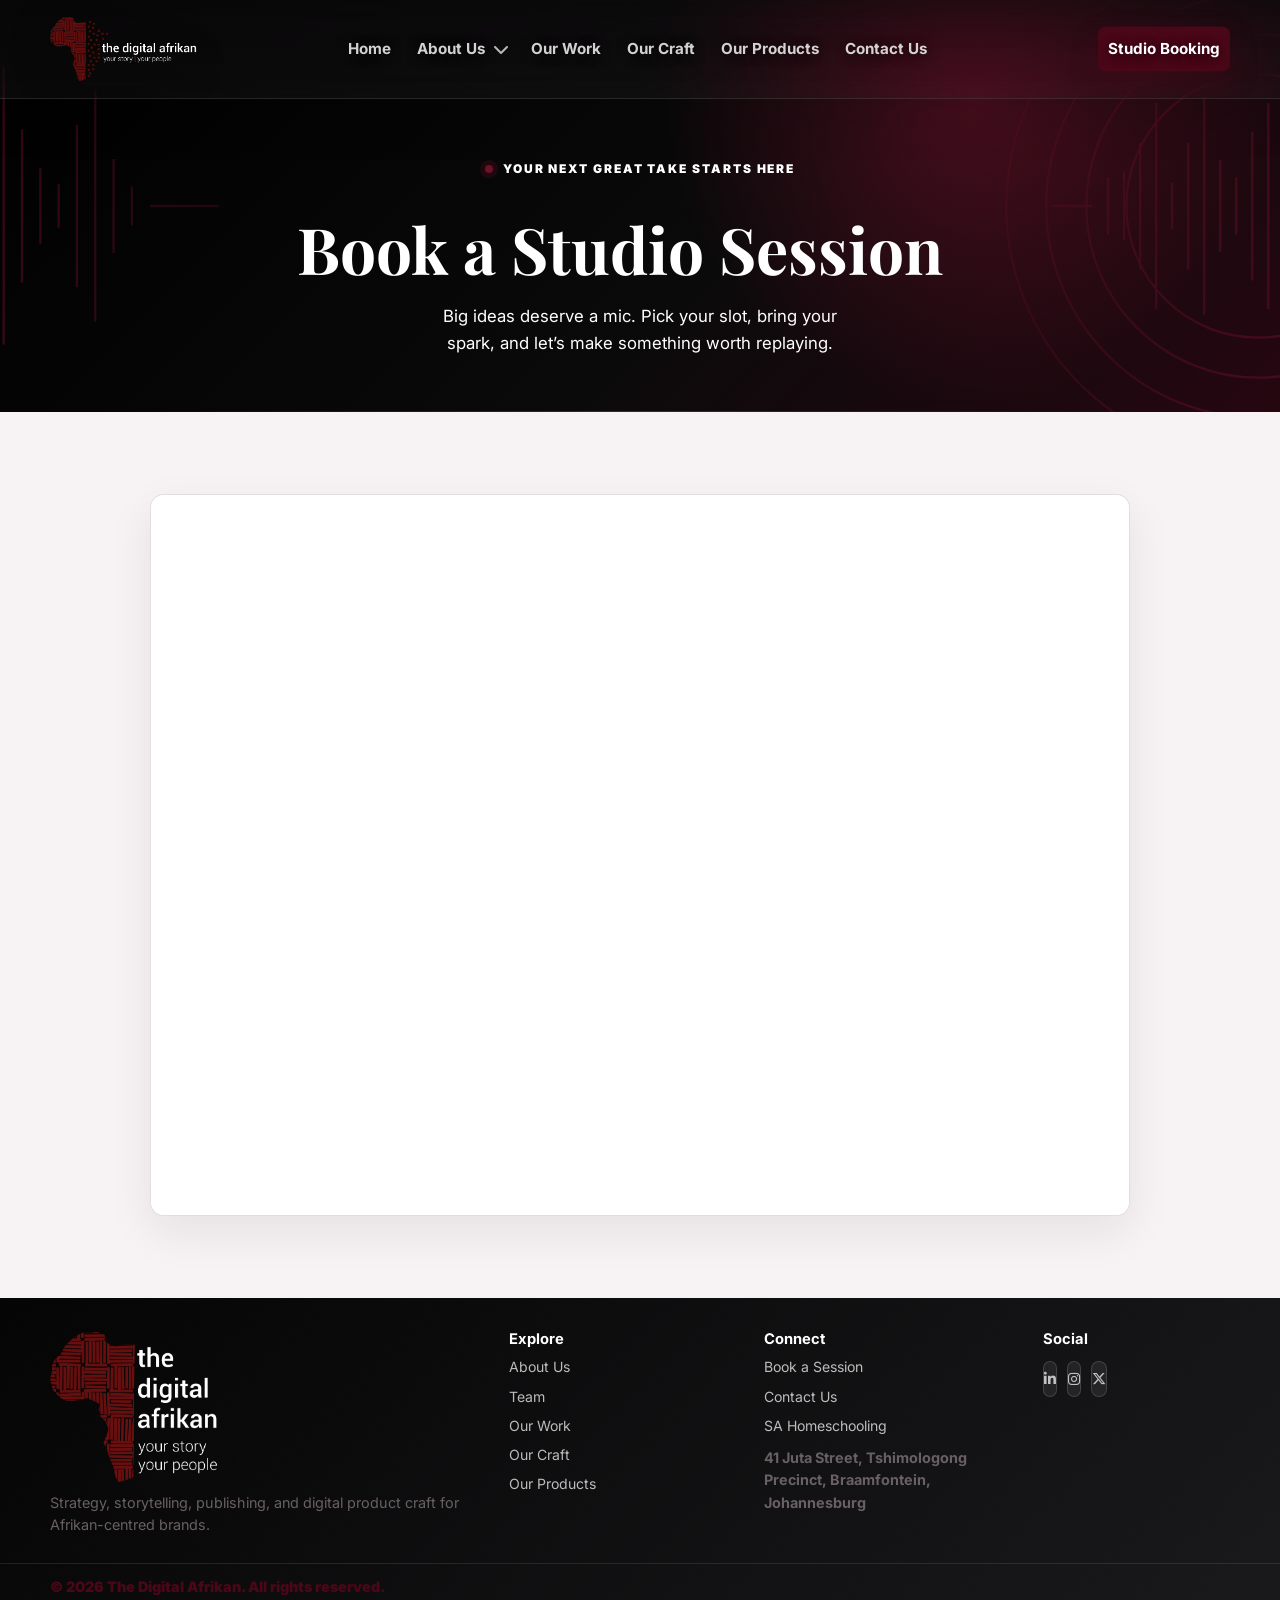
<file: Updated TDA with book a session tab.html>
<!DOCTYPE html>
<html lang="en">
<head>
    <meta charset="UTF-8">
    <meta name="viewport" content="width=device-width, initial-scale=1.0">
    <meta name="description" content="Book a studio session with The Digital Afrikan. Bring your spark and make something worth replaying.">
    <title>The Digital Afrikan | Book a Studio Session</title>
    <link rel="preconnect" href="https://fonts.googleapis.com">
    <link rel="preconnect" href="https://fonts.gstatic.com" crossorigin>
    <link href="https://fonts.googleapis.com/css2?family=Inter:wght@300;400;500;600;700;800;900&family=Playfair+Display:wght@500;600;700&display=swap" rel="stylesheet">
    <link rel="stylesheet" href="https://cdnjs.cloudflare.com/ajax/libs/font-awesome/6.4.0/css/all.min.css">
    <link rel="stylesheet" href="css/style.css">
    <link rel="stylesheet" href="css/responsive.css">
    <script src="main.js" defer></script>
</head>
<body>
    <a class="skip-link" href="#main">Skip to content</a>
    <header class="site-header" id="siteHeader">
        <div class="container header-container">
            <a href="index.html" class="brand" aria-label="The Digital Afrikan homepage"><img src="images/tda-logo-landscape-white.png" alt="The Digital Afrikan" class="brand-logo brand-logo-header"></a>
            <button class="mobile-toggle" id="mobileToggle" type="button" aria-label="Open navigation" aria-expanded="false" aria-controls="navMenu"><span></span><span></span><span></span></button>
            <nav class="site-nav" aria-label="Primary navigation">
                <ul id="navMenu">
                    <li><a href="index.html" class="nav-link">Home</a></li>
                    <li class="nav-item has-dropdown"><a href="about.html" class="nav-link">About Us</a><button class="dropdown-toggle" type="button" aria-label="Open About submenu" aria-expanded="false"><i class="fa-solid fa-chevron-down"></i></button><ul class="dropdown-menu" aria-label="About submenu"><li><a href="about.html">About Us</a></li><li><a href="team.html">Team</a></li></ul></li>
                    <li><a href="projects.html" class="nav-link">Our Work</a></li>
                    <li><a href="services.html" class="nav-link">Our Craft</a></li>
                    <li><a href="products.html" class="nav-link">Our Products</a></li>
                    <li><a href="contact.html" class="nav-link">Contact Us</a></li>
                    <li><a href="book-session.html" class="nav-link nav-cta active" aria-current="page">Studio Booking</a></li>
                </ul>
            </nav>
        </div>
    </header>

    <main id="main">
        <section class="page-hero page-hero-booking section-pattern">
            <svg class="booking-soundwave" viewBox="0 0 1440 360" preserveAspectRatio="xMidYMid slice" aria-hidden="true" focusable="false">
                <g fill="none" stroke="currentColor" stroke-width="2">
                    <circle cx="1260" cy="180" r="115"/><circle cx="1260" cy="180" r="150"/><circle cx="1260" cy="180" r="185"/><circle cx="1260" cy="180" r="220"/>
                    <path d="M0 180h40m12-24v48m16-74v100m16-120v140m16-170v200m16-145v90m16-64v38m16-108v178m16-210v242m16-188v134m16-100v66m16-52v38m16-90v142m16-172v202m16-142v82m16-58v34m16-17h60"/>
                    <path d="M1080 180h35m14-25v50m14-55v60m14-85v110m14-145v180m14-110v40m14-75v110m14-150v190m14-135v80m14-65v50m14-90v130m14-155v180m14-120v60m14-45v30m14-15h100"/>
                </g>
            </svg>
            <div class="container">
                <div class="section-heading reveal">
                    <span class="eyebrow"><span class="booking-record-dot" aria-hidden="true"></span> Your next great take starts here</span>
                    <h1>Book a Studio Session</h1>
                    <p class="page-description">Big ideas deserve a mic. Pick your slot, bring your spark, and let&rsquo;s make something worth replaying.</p>
                </div>
            </div>
        </section>
        <section class="booking-section" aria-labelledby="booking-title">
            <div class="container">
                <!-- Add the public URL of your WordPress page containing the Amelia shortcode below. -->
                <div class="booking-frame-wrap reveal" id="ameliaBooking" data-booking-url="https://booking-staging.digitalafrikan.com/book-a-session/">
                    <div class="booking-placeholder">
                        <div class="booking-placeholder-inner">
                            <i class="fa-regular fa-calendar-check" aria-hidden="true"></i>
                            <h2 id="booking-title">Booking calendar coming soon</h2>
                            <p>Your Amelia booking calendar will appear here once its WordPress page URL is connected.</p>
                        </div>
                    </div>
                </div>
            </div>
        </section>
    </main>

    <footer class="site-footer"><div class="container footer-grid"><div><a href="index.html" class="brand footer-brand"><img src="images/tda-logo-stacked-white.png" alt="The Digital Afrikan" class="brand-logo brand-logo-footer"></a><p>Strategy, storytelling, publishing, and digital product craft for Afrikan-centred brands.</p></div><div><h3>Explore</h3><a href="about.html">About Us</a><a href="team.html">Team</a><a href="projects.html">Our Work</a><a href="services.html">Our Craft</a><a href="products.html">Our Products</a></div><div><h3>Connect</h3><a href="book-session.html">Book a Session</a><a href="contact.html">Contact Us</a><a href="https://sahomeschooling.com/magazine" target="_blank" rel="noopener">SA Homeschooling</a><p class="footer-address">41 Juta Street, Tshimologong Precinct, Braamfontein, Johannesburg</p></div><div><h3>Social</h3><div class="social-links" aria-label="Social links"><a href="contact.html" aria-label="LinkedIn"><i class="fa-brands fa-linkedin-in"></i></a><a href="contact.html" aria-label="Instagram"><i class="fa-brands fa-instagram"></i></a><a href="contact.html" aria-label="X"><i class="fa-brands fa-x-twitter"></i></a></div></div></div><div class="footer-bottom"><div class="container footer-bottom-inner"><p>&copy; 2026 The Digital Afrikan. All rights reserved.</p></div></div></footer>
</body>
</html>
</file>
<file: css/style.css>
:root {
    --primary: #171316;
    --primary-deep: #050405;
    --accent: #4a0718;
    --accent-bright: #6f1029;
    --accent-dark: #2b030d;
    --dark: #000000;
    --light: #f8f5f6;
    --paper: #ffffff;
    --surface: #ffffff;
    --surface-soft: #f7f3f4;
    --muted: #686064;
    --text: #171316;
    --line: rgba(74, 7, 24, 0.14);
    --shadow: 0 24px 70px rgba(23, 19, 22, 0.14);
    --shadow-soft: 0 16px 45px rgba(23, 19, 22, 0.08);
    --radius: 8px;
    --transition: 260ms ease;
}

* {
    margin: 0;
    padding: 0;
    box-sizing: border-box;
}

html {
    scroll-behavior: smooth;
    scroll-padding-top: 96px;
}

body {
    font-family: "Inter", sans-serif;
    background:
        radial-gradient(circle at 10% 4%, rgba(74, 7, 24, 0.08), transparent 28%),
        var(--paper);
    color: var(--text);
    line-height: 1.65;
    overflow-x: hidden;
}

body.nav-open {
    overflow: hidden;
}

body.modal-open {
    overflow: hidden;
}

img {
    display: block;
    max-width: 100%;
}

a {
    color: inherit;
    text-decoration: none;
}

button,
input,
select,
textarea {
    font: inherit;
}

.skip-link {
    position: fixed;
    top: 12px;
    left: 12px;
    z-index: 3000;
    transform: translateY(-140%);
    background: var(--accent);
    color: white;
    padding: 10px 16px;
    border-radius: var(--radius);
    transition: transform var(--transition);
}

.skip-link:focus {
    transform: translateY(0);
}

.container {
    width: min(1180px, calc(100% - 40px));
    margin: 0 auto;
}

.site-header {
    position: fixed;
    inset: 0 0 auto;
    z-index: 1000;
    padding: 12px 0;
    background:
        linear-gradient(180deg, rgba(5, 4, 5, 0.5), rgba(5, 4, 5, 0.2)),
        rgba(255, 255, 255, 0.04);
    color: white;
    -webkit-backdrop-filter: blur(18px) saturate(150%);
    backdrop-filter: blur(18px) saturate(150%);
    border-bottom: 1px solid rgba(255, 255, 255, 0.12);
    box-shadow: 0 18px 48px rgba(0, 0, 0, 0.12);
    transition: padding var(--transition), background var(--transition), border-color var(--transition), box-shadow var(--transition);
}

.site-header.scrolled {
    padding: 8px 0;
    background:
        linear-gradient(180deg, rgba(5, 4, 5, 0.64), rgba(5, 4, 5, 0.36)),
        rgba(74, 7, 24, 0.1);
    border-color: rgba(255, 255, 255, 0.16);
    box-shadow: 0 18px 54px rgba(0, 0, 0, 0.22);
}

.header-container {
    position: relative;
    display: flex;
    align-items: center;
    justify-content: center;
    gap: 28px;
    min-height: 74px;
}

.header-container > .brand {
    position: absolute;
    left: 0;
}

.brand {
    display: inline-flex;
    align-items: center;
    gap: 12px;
    min-width: 0;
    flex: 0 0 auto;
}

.brand-logo {
    display: block;
    width: auto;
    object-fit: contain;
}

.brand-logo-header {
    height: clamp(46px, 5vw, 64px);
    max-width: min(310px, 30vw);
    filter: drop-shadow(0 14px 24px rgba(0, 0, 0, 0.28));
}

.brand-logo-footer {
    height: auto;
    width: min(100%, 190px);
    max-height: 150px;
}

.site-nav {
    width: auto;
}

.site-nav ul {
    display: flex;
    align-items: center;
    justify-content: center;
    gap: 6px;
    list-style: none;
    flex-wrap: nowrap;
}

.site-nav li {
    min-width: 0;
}

.nav-link,
.dropdown-menu a {
    position: relative;
    display: inline-flex;
    align-items: center;
    min-height: 42px;
    padding: 10px 10px;
    color: rgba(255, 255, 255, 0.82);
    font-size: 0.95rem;
    font-weight: 700;
    white-space: nowrap;
    text-shadow: 0 2px 12px rgba(0, 0, 0, 0.72);
    transition: color var(--transition), transform var(--transition);
}

.nav-link::after,
.dropdown-menu a::after {
    content: "";
    position: absolute;
    left: 13px;
    right: 13px;
    bottom: 5px;
    height: 2px;
    transform: scaleX(0);
    transform-origin: left;
    background:
        repeating-linear-gradient(90deg, var(--accent) 0 8px, transparent 8px 12px),
        var(--accent);
    transition: transform var(--transition);
}

.nav-link:hover,
.nav-link.active,
.dropdown-menu a:hover {
    color: white;
}

.nav-link:hover::after,
.nav-link.active::after,
.dropdown-menu a:hover::after {
    transform: scaleX(1);
}

.nav-cta {
    position: absolute;
    top: 50%;
    right: 0;
    margin-left: 0;
    color: white;
    background: var(--accent);
    border-radius: var(--radius);
    box-shadow: 0 12px 28px rgba(74, 7, 24, 0.28);
    transform: translateY(-50%);
}

.nav-cta::after {
    display: none;
}

.nav-cta:hover {
    transform: translateY(calc(-50% - 2px));
    background: var(--accent-bright);
}

.has-dropdown {
    position: relative;
    display: flex;
    align-items: center;
}

.has-dropdown .nav-link {
    white-space: nowrap;
}

.dropdown-toggle {
    display: inline-grid;
    place-items: center;
    width: 28px;
    height: 28px;
    margin-left: -8px;
    border: 0;
    color: rgba(255, 255, 255, 0.72);
    background: transparent;
    cursor: pointer;
    transition: transform var(--transition), color var(--transition);
}

.has-dropdown:hover .dropdown-toggle,
.has-dropdown.open .dropdown-toggle {
    color: white;
    transform: rotate(180deg);
}

.dropdown-menu {
    position: absolute;
    top: calc(100% + 14px);
    left: 0;
    min-width: 150px;
    display: grid;
    grid-template-columns: 1fr;
    gap: 4px;
    padding: 10px;
    background:
        linear-gradient(145deg, rgba(5, 4, 5, 0.68), rgba(74, 7, 24, 0.28)),
        rgba(255, 255, 255, 0.08);
    border: 1px solid rgba(255, 255, 255, 0.16);
    border-radius: var(--radius);
    box-shadow: var(--shadow);
    -webkit-backdrop-filter: blur(18px) saturate(150%);
    backdrop-filter: blur(18px) saturate(150%);
    opacity: 0;
    visibility: hidden;
    transform: translateY(10px);
    transition: opacity var(--transition), transform var(--transition), visibility var(--transition);
}

.site-nav .dropdown-menu {
    display: grid;
    align-items: stretch;
    gap: 4px;
}

.dropdown-menu li {
    display: block;
}

.dropdown-menu a {
    width: 100%;
    white-space: nowrap;
}

.has-dropdown:hover .dropdown-menu,
.has-dropdown.open .dropdown-menu {
    opacity: 1;
    visibility: visible;
    transform: translateY(0);
}

.mobile-toggle {
    display: none;
    width: 46px;
    height: 46px;
    border: 1px solid rgba(255, 255, 255, 0.16);
    border-radius: var(--radius);
    background: rgba(255, 255, 255, 0.08);
    cursor: pointer;
}

.mobile-toggle span {
    display: block;
    width: 20px;
    height: 2px;
    margin: 5px auto;
    background: white;
    transition: transform var(--transition), opacity var(--transition);
}

.mobile-toggle.active span:nth-child(1) {
    transform: translateY(7px) rotate(45deg);
}

.mobile-toggle.active span:nth-child(2) {
    opacity: 0;
}

.mobile-toggle.active span:nth-child(3) {
    transform: translateY(-7px) rotate(-45deg);
}

section {
    position: relative;
    padding: 108px 0;
}

.section-alt {
    background:
        linear-gradient(180deg, rgba(248, 245, 246, 0.95), rgba(255, 255, 255, 0.98)),
        repeating-linear-gradient(135deg, rgba(74, 7, 24, 0.045) 0 2px, transparent 2px 16px);
}

.section-pattern::before {
    content: "";
    display: none;
    position: absolute;
    inset: 0;
    pointer-events: none;
    opacity: 0.14;
    background-image:
        linear-gradient(30deg, transparent 45%, rgba(74, 7, 24, 0.68) 46%, rgba(74, 7, 24, 0.68) 48%, transparent 49%),
        linear-gradient(150deg, transparent 45%, rgba(255, 255, 255, 0.4) 46%, rgba(255, 255, 255, 0.4) 48%, transparent 49%);
    background-size: 70px 70px;
}

.hero {
    position: relative;
    min-height: max(100vh, 60.05vw);
    display: grid;
    align-items: center;
    padding: 150px 0 112px;
    color: white;
    overflow: hidden;
    background: #050405; /* fallback */
}

/* 🎬 VIDEO BACKGROUND */
.hero-video {
    position: absolute;
    inset: 0;
    width: 100%;
    height: 100%;
    object-fit: cover;
    z-index: 0;

    /* controls visibility */
    filter: brightness(0.42) contrast(1.1) saturate(1.05);
}

/* 🌑 DARK OVERLAY (makes text readable) */
.hero::before {
    content: "";
    position: absolute;
    inset: 0;
    z-index: 1;

    background: linear-gradient(
        90deg,
        rgba(0, 0, 0, 0.88) 0%,
        rgba(0, 0, 0, 0.65) 40%,
        rgba(0, 0, 0, 0.35) 100%
    );
}

/* 📝 KEEP TEXT ABOVE EVERYTHING */
.hero-container {
    position: relative;
    z-index: 2;
}

/* Optional: improve text readability */
.hero h1 {
    text-shadow: 0 18px 42px rgba(0, 0, 0, 0.85);
}

/* CTA spacing stays nice */
.hero-cta {
    margin-top: 28px;
}

.color-stream {
    position: absolute;
    inset: 0;
    pointer-events: none;
    overflow: hidden;
}

.color-stream span {
    position: absolute;
    width: min(58vw, 760px);
    height: 2px;
    border-radius: 999px;
    opacity: 0.42;
    filter: blur(0.4px);
    background: linear-gradient(90deg, transparent, rgba(255, 255, 255, 0.72), rgba(74, 7, 24, 0.84), transparent);
    box-shadow: 0 0 26px rgba(74, 7, 24, 0.34);
    animation: colorStream 9s ease-in-out infinite;
}

.color-stream span:nth-child(1) {
    left: -18%;
    top: 24%;
}

.color-stream span:nth-child(2) {
    left: 24%;
    top: 52%;
    animation-delay: 1.8s;
    background: linear-gradient(90deg, transparent, rgba(74, 7, 24, 0.78), rgba(255, 255, 255, 0.58), transparent);
}

.color-stream span:nth-child(3) {
    left: -12%;
    bottom: 18%;
    animation-delay: 3.2s;
}

.color-stream span:nth-child(4) {
    right: -18%;
    top: 72%;
    animation-delay: 4.6s;
    background: linear-gradient(90deg, transparent, rgba(255, 255, 255, 0.54), rgba(74, 7, 24, 0.82), transparent);
}

.star-field {
    position: absolute;
    inset: 0;
    pointer-events: none;
    overflow: hidden;
}

.star-field span {
    position: absolute;
    width: 6px;
    height: 6px;
    border-radius: 50%;
    background: rgba(255, 255, 255, 0.86);
    box-shadow: 0 0 16px rgba(255, 255, 255, 0.56), 0 0 34px rgba(74, 7, 24, 0.42);
    opacity: 0.55;
    animation: starDrift 7s ease-in-out infinite;
}

.star-field span::before,
.star-field span::after {
    content: "";
    position: absolute;
    inset: 50% auto auto 50%;
    width: 18px;
    height: 1px;
    background: linear-gradient(90deg, transparent, rgba(255, 255, 255, 0.9), transparent);
    transform: translate(-50%, -50%);
}

.star-field span::after {
    transform: translate(-50%, -50%) rotate(90deg);
}

.star-field span:nth-child(1) {
    left: 9%;
    top: 28%;
}

.star-field span:nth-child(2) {
    left: 18%;
    top: 74%;
    animation-delay: 1.1s;
}

.star-field span:nth-child(3) {
    left: 48%;
    top: 18%;
    animation-delay: 2.2s;
    background: rgba(74, 7, 24, 0.84);
}

.star-field span:nth-child(4) {
    right: 18%;
    top: 38%;
    animation-delay: 0.7s;
}

.star-field span:nth-child(5) {
    right: 10%;
    bottom: 22%;
    animation-delay: 1.8s;
    background: rgba(255, 255, 255, 0.78);
}

.star-field span:nth-child(6) {
    left: 58%;
    bottom: 16%;
    animation-delay: 2.8s;
}

.star-field span:nth-child(7) {
    left: 31%;
    top: 42%;
    width: 4px;
    height: 4px;
    animation-delay: 3.4s;
    animation-duration: 5.2s;
}

.star-field span:nth-child(8) {
    right: 34%;
    top: 68%;
    width: 5px;
    height: 5px;
    animation-delay: 4.1s;
    animation-duration: 7.2s;
    background: rgba(74, 7, 24, 0.74);
}

.star-field span:nth-child(9) {
    right: 6%;
    top: 13%;
    width: 4px;
    height: 4px;
    animation-delay: 2.4s;
    animation-duration: 4.8s;
}

.star-field span:nth-child(10) {
    left: 38%;
    bottom: 8%;
    width: 5px;
    height: 5px;
    animation-delay: 0.4s;
    animation-duration: 6.8s;
}

.hero-container {
    position: relative;
    z-index: 2;
    display: grid;
    grid-template-columns: 1fr;
    align-items: center;
    justify-items: center;
    text-align: center;
}

.hero-content {
    max-width: 720px;
    margin: 0 auto;
}

.eyebrow {
    display: inline-flex;
    align-items: center;
    margin-bottom: 16px;
    color: var(--accent);
    font-size: clamp(0.98rem, 1.18vw, 1.12rem);
    font-weight: 900;
    text-transform: uppercase;
}

h1,
h2,
h3 {
    line-height: 1.04;
}

h1,
h2 {
    font-family: "Playfair Display", serif;
}

h1 {
    max-width: 820px;
    font-size: clamp(2.15rem, 4.1vw, 4rem);
    font-weight: 700;
}

.two-line-heading span {
    display: block;
    width: auto;
    max-width: 100%;
    margin-inline: auto;
    text-align: center;
    white-space: nowrap;
}

.page-hero .two-line-heading {
    max-width: 100%;
    margin-inline: auto;
}

.page-hero-work .two-line-heading {
    font-size: clamp(2.15rem, 4vw, 3.35rem);
}

.hero h1 {
    max-width: none;
    margin: 0 auto;
    color: white;
    font-size: clamp(2.1rem, 3.25vw, 3.55rem);
    text-shadow: 0 18px 42px rgba(0, 0, 0, 0.72);
}

.hero h1 span {
    display: block;
    white-space: nowrap;
}

h2 {
    font-size: clamp(2.2rem, 4vw, 4.15rem);
    font-weight: 700;
}

h3 {
    color: var(--text);
    font-size: 1.18rem;
}

.section-kicker {
    margin-top: 18px;
    color: var(--accent);
    font-size: clamp(1.28rem, 2vw, 1.75rem);
    line-height: 1.22;
}

.hero-content p {
    max-width: 650px;
    margin: 24px 0 0;
    color: rgba(255, 255, 255, 0.8);
    font-size: clamp(0.96rem, 1.35vw, 1.08rem);
    line-height: 1.72;
}

.hero-cta {
    margin-top: 28px;
}

.page-hero {
    min-height: 54vh;
    display: grid;
    align-items: end;
    padding: 154px 0 74px;
    color: white;
    overflow: hidden;
    background:
        radial-gradient(circle at 72% 22%, rgba(74, 7, 24, 0.46), transparent 30%),
        linear-gradient(135deg, #000000 0%, #0b0a0b 56%, #17040a 100%);
}

.page-hero-about {
    background:
        linear-gradient(90deg, rgba(0, 0, 0, 0.82), rgba(0, 0, 0, 0.36)),
        url("../images/hero-about-us.jpg");
    background-position: center;
    background-size: cover;
}

.page-hero-work {
    background:
        linear-gradient(90deg, rgba(0, 0, 0, 0.78), rgba(0, 0, 0, 0.22)),
        url("../images/hero-our-work.jpg");
    background-position: center;
    background-size: cover;
}

.page-hero-craft {
    background:
        linear-gradient(90deg, rgba(0, 0, 0, 0.78), rgba(0, 0, 0, 0.26)),
        url("../images/hero-our-craft.jpg");
    background-position: center;
    background-size: cover;
}

.page-hero-products {
    background:
        linear-gradient(90deg, rgba(0, 0, 0, 0.78), rgba(0, 0, 0, 0.2)),
        url("../images/hero-products.jpg");
    background-position: center;
    background-size: cover;
}

.page-hero-team {
    background:
        linear-gradient(90deg, rgba(0, 0, 0, 0.78), rgba(0, 0, 0, 0.22)),
        url("../images/hero-team.jpg");
    background-position: center;
    background-size: cover;
}

.page-hero-contact {
    background:
        linear-gradient(90deg, rgba(0, 0, 0, 0.72), rgba(0, 0, 0, 0.18)),
        url("../images/contact-telephone-booth.jpg");
    background-position: center;
    background-size: cover;
}

.page-hero-booking {
    position: relative;
    isolation: isolate;
    min-height: 42vh;
    padding-bottom: 54px;
    background:
        radial-gradient(circle at 76% 24%, rgba(111, 16, 41, 0.58), transparent 30%),
        linear-gradient(135deg, #000000 0%, #0b0a0b 58%, #260711 100%);
}

.booking-soundwave {
    position: absolute;
    inset: 0;
    width: 100%;
    height: 100%;
    color: var(--accent-bright);
    opacity: 0.48;
    pointer-events: none;
    z-index: -1;
    mask-image: linear-gradient(90deg, #000, transparent 36%, transparent 64%, #000);
}

.page-hero-booking::after {
    content: "";
    position: absolute;
    bottom: 0;
    left: 10%;
    right: 10%;
    height: 1px;
    background: linear-gradient(90deg, transparent, var(--accent-bright), transparent);
}

.page-hero-booking .section-heading .eyebrow {
    color: #ffffff;
    font-size: 0.75rem;
    letter-spacing: 0.16em;
    gap: 10px;
}

.booking-record-dot {
    width: 8px;
    height: 8px;
    flex-shrink: 0;
    border-radius: 50%;
    background: var(--accent-bright);
    box-shadow: 0 0 0 5px rgba(111, 16, 41, 0.22);
}

.page-hero-booking h1 {
    font-size: clamp(2.4rem, 5vw, 4.5rem);
    line-height: 1.12;
    margin: 18px 0;
    text-wrap: balance;
}

.page-hero-booking .page-description {
    max-width: 620px;
    margin-inline: auto;
    text-wrap: balance;
}

@media (max-width: 600px) {
    .booking-soundwave {
        opacity: 0.28;
    }

    .page-hero-booking .section-heading .eyebrow {
        font-size: 0.65rem;
        letter-spacing: 0.1em;
    }
}

.booking-section {
    padding: clamp(44px, 7vw, 82px) 0;
    background: var(--surface-soft);
}

.booking-frame-wrap {
    max-width: 980px;
    margin: 0 auto;
    overflow: hidden;
    border: 1px solid var(--line);
    border-radius: 14px;
    background: var(--paper);
    box-shadow: var(--shadow-soft);
}

.booking-frame {
    display: block;
    width: 100%;
    min-height: 720px;
    border: 0;
    background: var(--paper);
}

.booking-placeholder {
    display: grid;
    place-items: center;
    min-height: 360px;
    padding: 40px 24px;
    text-align: center;
}

.booking-placeholder-inner {
    max-width: 520px;
}

.booking-placeholder i {
    display: grid;
    place-items: center;
    width: 58px;
    height: 58px;
    margin: 0 auto 20px;
    color: #ffffff;
    border-radius: 50%;
    background: var(--accent);
    font-size: 1.25rem;
}

.booking-placeholder h2 {
    margin-bottom: 10px;
    font-family: "Playfair Display", serif;
    font-size: clamp(1.55rem, 3vw, 2.2rem);
}

.booking-placeholder p {
    color: var(--muted);
}

.page-hero .section-heading {
    max-width: 860px;
    margin: 0 auto;
    text-align: center;
}

.page-hero .section-heading .eyebrow {
    justify-content: center;
}

.page-description,
.page-hero p {
    color: #ffffff;
}

.preview-section {
    background: var(--paper);
}

.section-cta {
    display: flex;
    justify-content: center;
    margin-top: 30px;
}

.btn {
    position: relative;
    isolation: isolate;
    display: inline-flex;
    align-items: center;
    justify-content: center;
    min-height: 46px;
    padding: 11px 18px;
    border: 0;
    border-radius: var(--radius);
    font-weight: 900;
    font-size: 0.92rem;
    color: white;
    cursor: pointer;
    overflow: hidden;
    transition: transform var(--transition), box-shadow var(--transition), background var(--transition);
}

.btn::before {
    content: "";
    position: absolute;
    inset: 0;
    z-index: -1;
    transform: translateX(-110%);
    background: linear-gradient(90deg, transparent, rgba(255, 255, 255, 0.26), transparent);
    transition: transform 580ms ease;
}

.btn:hover {
    transform: translateY(-3px);
}

.btn:hover::before {
    transform: translateX(110%);
}

.btn-primary {
    background: var(--accent);
    box-shadow: 0 18px 36px rgba(74, 7, 24, 0.28);
}

.btn-primary:hover {
    background: var(--accent-bright);
}

.btn-ghost {
    border: 1px solid rgba(74, 7, 24, 0.18);
    color: var(--accent);
    background: rgba(74, 7, 24, 0.06);
    backdrop-filter: blur(10px);
}

.tag-row span {
    display: inline-flex;
    align-items: center;
    min-height: 26px;
    padding: 2px 0;
    border: 0;
    border-radius: 0;
    color: var(--accent);
    background: transparent;
    font-size: 0.76rem;
    font-weight: 900;
    text-transform: uppercase;
    letter-spacing: 0.04em;
}

.split-grid,
.product-container,
.contact-grid {
    display: grid;
    grid-template-columns: minmax(0, 0.9fr) minmax(320px, 1fr);
    align-items: center;
    justify-items: center;
    gap: 64px;
}

.section-copy {
    width: 100%;
    max-width: 720px;
    text-align: center;
}

.section-copy .eyebrow {
    justify-content: center;
}

.section-copy h1,
.section-copy h2,
.section-copy h3,
.section-copy p {
    margin-left: auto;
    margin-right: auto;
}

.section-copy p,
.section-heading p {
    color: var(--muted);
    font-size: 1.05rem;
}

.page-hero .page-description {
    color: #ffffff;
}

.section-copy p {
    margin-top: 20px;
}

.section-heading {
    max-width: 790px;
    margin: 0 auto 44px;
    text-align: center;
}

.section-heading .eyebrow {
    justify-content: center;
}

.craft-panel {
    display: grid;
    gap: 14px;
}

.about-media-grid {
    display: grid;
    grid-template-columns: 1fr 1fr;
    gap: 18px;
}

.about-image-card {
    position: relative;
    min-height: 220px;
    border: 1px solid var(--line);
    border-radius: var(--radius);
    overflow: hidden;
    box-shadow: var(--shadow-soft);
    background: var(--surface-soft);
    transition: transform var(--transition), box-shadow var(--transition), border-color var(--transition);
}

.about-image-card::after {
    content: "";
    position: absolute;
    inset: 0;
    pointer-events: none;
    background: linear-gradient(180deg, transparent 58%, rgba(0, 0, 0, 0.22));
}

.about-image-card img {
    width: 100%;
    height: 100%;
    min-height: inherit;
    object-fit: cover;
    transition: transform 520ms ease, filter 520ms ease;
}

.about-image-card:hover {
    transform: translateY(-8px);
    border-color: rgba(74, 7, 24, 0.32);
    box-shadow: var(--shadow);
}

.about-image-card:hover img {
    transform: scale(1.045);
    filter: saturate(1.05) contrast(1.04);
}

.image-upload-placeholder {
    position: relative;
    display: grid;
    place-items: center;
    min-height: 180px;
    padding: 26px;
    border: 1px solid var(--line);
    border-radius: var(--radius);
    color: white;
    text-align: center;
    overflow: hidden;
    background:
        linear-gradient(135deg, rgba(5, 5, 6, 0.96), rgba(23, 19, 22, 0.9)),
        repeating-linear-gradient(45deg, rgba(74, 7, 24, 0.48) 0 10px, transparent 10px 16px);
    box-shadow: var(--shadow-soft);
    transition: transform var(--transition), box-shadow var(--transition), border-color var(--transition);
}

.image-upload-placeholder::before {
    content: "";
    position: absolute;
    inset: 18px;
    border: 1px dashed rgba(255, 255, 255, 0.22);
    border-radius: var(--radius);
}

.image-upload-placeholder:hover {
    transform: translateY(-8px);
    border-color: rgba(74, 7, 24, 0.42);
    box-shadow: var(--shadow);
}

.image-upload-placeholder i,
.image-upload-placeholder span {
    position: relative;
    z-index: 1;
}

.image-upload-placeholder i {
    margin-bottom: 14px;
    color: var(--accent);
    font-size: 2rem;
}

.image-upload-placeholder span {
    display: block;
    font-weight: 900;
}

.large-placeholder {
    grid-column: 1 / -1;
    min-height: 280px;
}

.craft-row {
    display: grid;
    grid-template-columns: 58px 1fr;
    gap: 18px;
    padding: 24px;
    border: 1px solid var(--line);
    border-radius: var(--radius);
    background: var(--surface);
    box-shadow: var(--shadow-soft);
    transition: transform var(--transition), box-shadow var(--transition), border-color var(--transition);
}

.craft-row:hover {
    transform: translateX(8px);
    border-color: rgba(74, 7, 24, 0.34);
    box-shadow: var(--shadow);
}

.craft-row > span {
    display: grid;
    place-items: center;
    width: 46px;
    height: 46px;
    border-radius: var(--radius);
    color: white;
    background: var(--primary);
    font-weight: 900;
}

.craft-row p,
.team-card p,
.service-card p,
.project-card p,
.site-footer p {
    color: var(--muted);
    font-size: 0.9rem;
    line-height: 1.55;
}

.team-grid,
.services-grid,
.projects-grid {
    display: grid;
    grid-template-columns: repeat(2, minmax(320px, 420px));
    justify-content: center;
    gap: 22px;
}

.team-grid {
    grid-template-columns: repeat(3, 1fr);
}

.services-grid {
    grid-template-columns: repeat(4, 1fr);
}

.services:not(.preview-section) .services-grid {
    grid-template-columns: repeat(3, minmax(0, 1fr));
    width: min(100%, 980px);
    margin: 0 auto;
}

.services .service-card {
    text-align: center;
}

.services .service-icon {
    margin-inline: auto;
}

.projects-grid {
    grid-template-columns: repeat(2, minmax(320px, 420px));
    justify-content: center;
}

.project-showcase {
    display: grid;
    gap: 0;
    width: min(100%, 1040px);
    margin: 0 auto;
    border: 1px solid var(--line);
    border-radius: var(--radius);
    overflow: hidden;
    background: var(--surface);
    box-shadow: var(--shadow-soft);
}

.team-card,
.service-card,
.project-card,
.contact-form {
    position: relative;
    border: 1px solid var(--line);
    border-radius: var(--radius);
    background: var(--surface);
    box-shadow: var(--shadow-soft);
    transition: transform var(--transition), box-shadow var(--transition), border-color var(--transition);
}

.team-card {
    width: 100%;
    color: inherit;
    text-align: left;
    cursor: pointer;
}

.detail-modal-trigger {
    width: 100%;
    color: inherit;
    text-align: left;
    cursor: pointer;
    font: inherit;
}

.card-link {
    display: block;
    color: inherit;
}

.card-link:focus-visible,
.team-card:focus-visible,
.detail-modal-trigger:focus-visible {
    outline: 3px solid rgba(74, 7, 24, 0.34);
    outline-offset: 4px;
}

.team-card::before,
.service-card::before,
.project-card::before,
.contact-form::before {
    content: "";
    position: absolute;
    inset: 0;
    pointer-events: none;
    border-radius: inherit;
    opacity: 0;
    background: linear-gradient(135deg, rgba(74, 7, 24, 0.08), transparent 38%);
    transition: opacity var(--transition);
}

.team-card:hover,
.service-card:hover,
.project-card:hover {
    transform: translateY(-9px);
    border-color: rgba(74, 7, 24, 0.34);
    box-shadow: var(--shadow);
}

.team-card:hover::before,
.service-card:hover::before,
.project-card:hover::before,
.contact-form:focus-within::before {
    opacity: 1;
}

.team-card,
.service-card {
    padding: 28px;
}

.team-photo-wall {
    overflow: hidden;
    background: var(--surface);
}

.team-photo-wall img {
    width: 100%;
    height: auto;
}

.team-placeholder-grid {
    display: grid;
    grid-template-columns: repeat(3, minmax(0, 1fr));
    justify-content: center;
    justify-items: center;
    gap: 24px;
    width: min(100%, 760px);
    margin: 0 auto;
}

.team-photo-placeholder {
    position: relative;
    display: block;
    width: 100%;
    max-width: 220px;
    aspect-ratio: 1 / 1;
    padding: 0;
    border: 0;
    border-radius: 0;
    overflow: hidden;
    cursor: pointer;
    background:
        linear-gradient(135deg, rgba(74, 7, 24, 0.08), transparent 44%),
        #e8e8e8;
    box-shadow: none;
    transition: outline-color var(--transition);
}

.team-photo-placeholder img {
    width: 100%;
    height: 100%;
    object-fit: cover;
}

.team-photo-placeholder::after {
    content: attr(data-name);
    position: absolute;
    inset: auto 0 0;
    padding: 14px 12px;
    color: white;
    background: linear-gradient(180deg, transparent, rgba(0, 0, 0, 0.78));
    font-weight: 900;
    opacity: 0;
    transform: translateY(8px);
    transition: opacity var(--transition), transform var(--transition);
}

.team-photo-placeholder:hover::after,
.team-photo-placeholder:focus-visible::after {
    opacity: 1;
    transform: translateY(0);
}

.team-photo-placeholder:focus-visible {
    outline: 3px solid rgba(74, 7, 24, 0.34);
    outline-offset: 4px;
}

.modal-portrait {
    width: 150px;
    aspect-ratio: 1 / 1;
    margin-bottom: 22px;
    border-radius: 0;
    overflow: hidden;
    background: var(--surface-soft);
}

.modal-portrait img {
    width: 100%;
    height: 100%;
    object-fit: cover;
}

.team-modal {
    position: fixed;
    inset: 0;
    z-index: 2200;
    display: grid;
    place-items: center;
    padding: 24px;
    background: rgba(0, 0, 0, 0.68);
    opacity: 0;
    visibility: hidden;
    transition: opacity var(--transition), visibility var(--transition);
}

.team-modal.open {
    opacity: 1;
    visibility: visible;
}

.team-modal-panel {
    position: relative;
    width: min(100%, 560px);
    padding: clamp(28px, 5vw, 42px);
    border: 1px solid rgba(74, 7, 24, 0.18);
    border-radius: var(--radius);
    background:
        linear-gradient(145deg, #ffffff, rgba(248, 245, 246, 0.96)),
        repeating-linear-gradient(135deg, rgba(74, 7, 24, 0.045) 0 2px, transparent 2px 18px);
    box-shadow: 0 34px 90px rgba(0, 0, 0, 0.28);
    transform: translateY(18px) scale(0.98);
    transition: transform var(--transition);
}

.team-modal.open .team-modal-panel {
    transform: translateY(0) scale(1);
}

#teamModal .team-member-panel {
    display: grid;
    grid-template-columns: minmax(0, 1fr) minmax(320px, 1fr);
    width: min(100%, 1120px);
    min-height: min(78vh, 620px);
    padding: 0;
    border: 0;
    border-radius: 0;
    overflow: hidden;
    background: #f3f3f3;
}

#teamModal .team-modal-info {
    display: flex;
    flex-direction: column;
    justify-content: center;
    padding: clamp(44px, 7vw, 92px);
}

#teamModal .team-modal-info h2 {
    max-width: 360px;
    color: #0b3446;
    font-family: "Inter", sans-serif;
    font-size: clamp(2.35rem, 4vw, 4rem);
    font-weight: 400;
    line-height: 1.12;
    text-transform: uppercase;
}

#teamModal .team-modal-info .eyebrow {
    margin: 18px 0 0;
    color: var(--text);
    font-size: 0.92rem;
    text-transform: none;
}

#teamModal .team-modal-info > p {
    max-width: 430px;
    margin-top: 34px;
    color: #2b3033;
    font-size: 0.96rem;
    line-height: 1.85;
}

#teamModal .modal-focus {
    max-width: 430px;
    margin-top: 24px;
}

#teamModal .team-modal-social {
    display: inline-grid;
    place-items: center;
    width: 28px;
    height: 28px;
    margin-top: 34px;
    color: white;
    background: #4f585d;
    border-radius: 4px;
    font-size: 1.05rem;
    transition: transform var(--transition), background var(--transition);
}

#teamModal .team-modal-social:hover,
#teamModal .team-modal-social:focus-visible {
    transform: translateY(-3px);
    background: var(--accent);
}

#teamModal .modal-portrait {
    width: 100%;
    height: 100%;
    min-height: inherit;
    aspect-ratio: auto;
    margin: 0;
    border-radius: 0;
}

#teamModal .modal-portrait img {
    width: 100%;
    height: 100%;
    min-height: inherit;
    object-fit: cover;
}

#teamModal .modal-close {
    top: clamp(28px, 5vw, 54px);
    right: calc(50% + clamp(28px, 5vw, 72px));
    width: auto;
    height: 44px;
    padding: 0 16px;
    border-color: rgba(0, 0, 0, 0.16);
    border-radius: 999px;
    color: #111111;
    background: rgba(255, 255, 255, 0.74);
    font-size: 0.92rem;
    z-index: 2;
}

.modal-close {
    position: absolute;
    top: 16px;
    right: 16px;
    display: inline-flex;
    align-items: center;
    justify-content: center;
    gap: 8px;
    width: auto;
    height: 42px;
    padding: 0 14px;
    border: 1px solid rgba(74, 7, 24, 0.16);
    border-radius: 999px;
    color: var(--accent);
    background: white;
    cursor: pointer;
    font-weight: 800;
    font-size: 0.88rem;
    transition: transform var(--transition), background var(--transition), color var(--transition);
}

.modal-close i {
    font-size: 0.9rem;
}

.modal-close:hover {
    transform: translateY(-2px);
    color: white;
    background: var(--accent);
}

.modal-avatar {
    margin-bottom: 22px;
}

.team-modal h2 {
    margin-bottom: 16px;
    font-size: clamp(2rem, 4vw, 3.1rem);
}

.team-modal p {
    color: var(--muted);
}

.modal-focus {
    margin-top: 24px;
    padding: 18px;
    border: 1px solid var(--line);
    border-radius: var(--radius);
    background: white;
}

.modal-focus strong {
    display: block;
    margin-bottom: 8px;
    color: var(--accent);
}

.modal-action {
    margin-top: 24px;
}

.avatar-placeholder {
    display: grid;
    place-items: center;
    width: 86px;
    height: 86px;
    margin-bottom: 24px;
    border-radius: var(--radius);
    color: white;
    background:
        linear-gradient(135deg, var(--primary), #08080a),
        repeating-linear-gradient(45deg, transparent 0 8px, rgba(74, 7, 24, 0.28) 8px 10px);
    font-size: 1.8rem;
}

.team-card span {
    display: inline-flex;
    margin: 9px 0 12px;
    color: var(--accent);
    font-size: 0.86rem;
    font-weight: 900;
}

.service-icon {
    display: grid;
    place-items: center;
    width: 52px;
    height: 52px;
    margin-bottom: 24px;
    color: white;
    background: var(--accent);
    border-radius: var(--radius);
    font-size: 1.25rem;
    box-shadow: 0 14px 28px rgba(74, 7, 24, 0.28);
}

.service-card a {
    display: inline-flex;
    align-items: center;
    gap: 8px;
    margin-top: 22px;
    color: var(--accent);
    font-weight: 900;
}

.service-card a i {
    color: var(--accent);
    transition: transform var(--transition);
}

.service-card a:hover i {
    transform: translateX(5px);
}

.project-card {
    overflow: hidden;
}

.project-feature {
    display: grid;
    grid-template-columns: minmax(0, 0.94fr) minmax(0, 1fr);
    min-height: 340px;
    width: 100%;
    border: 0;
    border-bottom: 1px solid var(--line);
    border-radius: 0;
    color: inherit;
    text-align: left;
    box-shadow: none;
}

.project-feature:last-child {
    border-bottom: 0;
}

.project-feature.is-reversed .project-content {
    order: 2;
}

.project-feature.is-reversed .project-image-panel {
    order: 1;
}

.project-feature:hover {
    transform: none;
    box-shadow: none;
}

.project-feature .project-content {
    display: flex;
    flex-direction: column;
    justify-content: center;
    min-height: 340px;
    padding: clamp(28px, 4vw, 54px);
}

.project-feature .project-content h3 {
    max-width: 520px;
    font-size: clamp(1.45rem, 2.3vw, 2.15rem);
}

.project-feature .project-content p {
    max-width: 660px;
}

.project-actions {
    display: flex;
    flex-wrap: wrap;
    gap: 10px;
    margin-top: 24px;
}

.project-actions .detail-modal-trigger {
    width: auto;
    text-align: center;
    color: #ffffff;
}

.project-actions .detail-modal-trigger:hover,
.project-actions .detail-modal-trigger:focus-visible {
    color: #ffffff;
}

.project-image-panel {
    min-height: 340px;
    overflow: hidden;
    background: var(--primary-deep);
}

.project-image-panel img {
    width: 100%;
    height: 100%;
    min-height: inherit;
    object-fit: cover;
    transition: transform 620ms ease, filter 620ms ease;
}

.project-feature:hover .project-image-panel img {
    transform: scale(1.045);
    filter: saturate(1.08) contrast(1.04);
}

.project-image-placeholder {
    display: grid;
    place-items: center;
    aspect-ratio: 16 / 10;
    min-height: 0;
    overflow: hidden;
    color: white;
    background:
        radial-gradient(circle at 25% 20%, rgba(74, 7, 24, 0.74), transparent 30%),
        linear-gradient(135deg, var(--primary-deep), var(--primary));
}

.project-image-placeholder img {
    width: 100%;
    height: 100%;
    min-height: inherit;
    object-fit: cover;
    transition: transform 520ms ease, filter 520ms ease;
}

.project-card:hover .project-image-placeholder img {
    transform: scale(1.045);
    filter: saturate(1.08) contrast(1.04);
}

.project-image-contain {
    padding: 18px;
    background:
        radial-gradient(circle at 18% 16%, rgba(74, 7, 24, 0.5), transparent 32%),
        linear-gradient(135deg, #111111, #2a2427);
}

.project-image-contain img {
    width: auto;
    height: 100%;
    max-width: 100%;
    object-fit: contain;
    border-radius: 4px;
    box-shadow: 0 18px 38px rgba(0, 0, 0, 0.34);
}

.project-card:hover .project-image-contain img {
    transform: scale(1.025);
}

.project-image-placeholder i {
    display: grid;
    place-items: center;
    width: 74px;
    height: 74px;
    border: 1px solid rgba(255, 255, 255, 0.22);
    border-radius: var(--radius);
    background: rgba(255, 255, 255, 0.08);
    font-size: 1.65rem;
}

.project-content {
    padding: 24px;
}

.project-content > span {
    color: var(--accent);
    font-size: 0.78rem;
    font-weight: 900;
    text-transform: uppercase;
}

.project-content h3 {
    margin: 9px 0 12px;
}

.tag-row {
    display: flex;
    flex-wrap: wrap;
    gap: 8px;
    margin-top: 18px;
}

.about-team-cta {
    margin-top: 44px;
}

/* Products Page Background Fix */
.product-section {
    background: #ffffff;
    color: #171316;
    padding: 100px 0;
}

.product-section h2,
.product-section p,
.product-section .eyebrow {
    color: #171316;
}

/* Keep existing button colours */
.product-section .btn-primary {
    background: var(--accent);
    color: #ffffff;
}

.product-section .btn-ghost {
    border: 1px solid var(--accent);
    color: var(--accent);
    background: transparent;
}
/* Force readable text on Products page */
.product-section .section-copy,
.product-section .section-copy h2,
.product-section .section-copy p,
.product-section .section-copy span {
    color: #171316 !important;
}
#homeschooling {
    margin-bottom: 34px;
}

.product-section .section-copy p {
    color: rgba(255, 255, 255, 0.72);
}

.product-section h2 {
    color: white;
}

.product-visual {
    min-height: 440px;
    display: grid;
    place-items: center;
}

.magazine-frame {
    position: relative;
    display: block;
    width: min(100%, 360px);
    aspect-ratio: 683 / 1024;
    min-height: 0;
    padding: 0;
    border: 1px solid rgba(255, 255, 255, 0.18);
    border-radius: var(--radius);
    background: #000000;
    box-shadow: 0 34px 80px rgba(0, 0, 0, 0.26);
    overflow: hidden;
    transition: transform var(--transition), border-color var(--transition), box-shadow var(--transition);
}

.magazine-frame img {
    width: 100%;
    height: 100%;
    object-fit: cover;
    transition: transform 420ms ease, filter 420ms ease;
}

.magazine-frame:hover {
    transform: translateY(-8px) rotate(-1deg);
    border-color: rgba(74, 7, 24, 0.58);
    box-shadow: 0 38px 95px rgba(0, 0, 0, 0.34);
}

.magazine-frame:hover img {
    transform: scale(1.035);
    filter: saturate(1.08) contrast(1.04);
}

.magazine-frame::after {
    content: "";
    position: absolute;
    inset: 0;
    pointer-events: none;
    background: linear-gradient(180deg, transparent 55%, rgba(0, 0, 0, 0.24));
}

.magazine-frame span {
    color: var(--accent);
    font-weight: 900;
    text-transform: uppercase;
}

.magazine-frame strong {
    display: block;
    max-width: 260px;
    margin-top: 24px;
    color: white;
    font-family: "Playfair Display", serif;
    font-size: 3.3rem;
    line-height: 0.96;
}

.magazine-frame small {
    position: relative;
    z-index: 1;
    display: block;
    max-width: 230px;
    margin-top: 18px;
    color: rgba(255, 255, 255, 0.72);
    font-size: 0.82rem;
    font-weight: 800;
    line-height: 1.35;
    overflow-wrap: anywhere;
}

.magazine-lines {
    position: absolute;
    left: 34px;
    right: 34px;
    bottom: 40px;
    display: grid;
    gap: 12px;
}

.magazine-lines span {
    display: block;
    height: 10px;
    border-radius: 99px;
    background: rgba(255, 255, 255, 0.22);
}

.magazine-lines span:nth-child(2) {
    width: 78%;
}

.magazine-lines span:nth-child(3) {
    width: 54%;
}

.testimonials-section {
    overflow: hidden;
    background:
        radial-gradient(circle at 16% 8%, rgba(74, 7, 24, 0.08), transparent 28%),
        linear-gradient(180deg, #ffffff, #f8f5f6);
}

.testimonials-grid {
    display: grid;
    grid-template-columns: repeat(2, 1fr);
    gap: 22px;
}

.testimonial-card {
    position: relative;
    display: grid;
    align-content: space-between;
    min-height: 340px;
    padding: 32px;
    border: 1px solid var(--line);
    border-radius: var(--radius);
    background:
        linear-gradient(145deg, #ffffff, rgba(248, 245, 246, 0.9)),
        repeating-linear-gradient(135deg, rgba(74, 7, 24, 0.045) 0 2px, transparent 2px 18px);
    box-shadow: var(--shadow-soft);
    overflow: hidden;
    transition: transform var(--transition), box-shadow var(--transition), border-color var(--transition);
}

.testimonial-card::after {
    content: "";
    position: absolute;
    right: -70px;
    top: -70px;
    width: 180px;
    height: 180px;
    border-radius: 50%;
    background: rgba(74, 7, 24, 0.08);
}

.testimonial-card:hover {
    transform: translateY(-8px);
    border-color: rgba(74, 7, 24, 0.3);
    box-shadow: var(--shadow);
}

.quote-mark {
    display: grid;
    place-items: center;
    width: 48px;
    height: 48px;
    margin-bottom: 22px;
    border-radius: var(--radius);
    color: white;
    background: var(--accent);
    box-shadow: 0 14px 28px rgba(74, 7, 24, 0.28);
}

.testimonial-card p {
    position: relative;
    z-index: 1;
    color: var(--text);
    font-size: 1.04rem;
    line-height: 1.78;
}

.testimonial-person {
    position: relative;
    z-index: 1;
    margin-top: 28px;
    padding-top: 18px;
    border-top: 1px solid var(--line);
}

.testimonial-person strong,
.testimonial-person span {
    display: block;
}

.testimonial-person strong {
    color: var(--text);
    font-size: 1.05rem;
    font-weight: 900;
}

.testimonial-person span {
    margin-top: 5px;
    color: var(--muted);
    font-size: 0.9rem;
    font-weight: 800;
    line-height: 1.45;
}

.contributors-wrap {
    display: grid;
    grid-template-columns: repeat(2, 1fr);
    gap: 22px;
    margin-top: 42px;
}

.contributor-card {
    display: grid;
    grid-template-columns: 112px 1fr;
    align-items: center;
    gap: 20px;
    padding: 22px;
    border: 1px solid rgba(255, 255, 255, 0.14);
    border-radius: var(--radius);
    background: rgba(255, 255, 255, 0.08);
    box-shadow: 0 24px 56px rgba(0, 0, 0, 0.2);
    transition: transform var(--transition), border-color var(--transition), background var(--transition);
}

.contributor-card:hover {
    transform: translateY(-8px);
    border-color: rgba(74, 7, 24, 0.48);
    background: rgba(255, 255, 255, 0.12);
}

.contributor-card h3 {
    color: white;
}

.contributor-card p {
    margin-top: 8px;
    color: rgba(255, 255, 255, 0.68);
    font-weight: 700;
}

.contributor-image-placeholder {
    display: grid;
    place-items: center;
    width: 112px;
    aspect-ratio: 1;
    border-radius: var(--radius);
    color: white;
    background:
        radial-gradient(circle at 28% 18%, rgba(74, 7, 24, 0.74), transparent 32%),
        linear-gradient(135deg, rgba(95, 15, 36, 0.9), rgba(5, 5, 6, 0.94));
    font-size: 2rem;
}

.partners-logos {
    display: grid;
    grid-template-columns: repeat(6, 1fr);
    gap: 14px;
}

.partner-card {
    display: grid;
    place-items: center;
    min-height: 116px;
    padding: 20px;
    border: 1px solid var(--line);
    border-radius: var(--radius);
    color: var(--text);
    background: var(--surface);
    font-weight: 900;
    box-shadow: var(--shadow-soft);
    transition: transform var(--transition), color var(--transition), border-color var(--transition);
}

.partner-card:hover {
    transform: translateY(-6px);
    color: var(--accent);
    border-color: rgba(74, 7, 24, 0.3);
}

.partners-showcase-section {
    padding: 0;
    background: var(--surface);
}

.partners-showcase {
    display: grid;
    grid-template-columns: minmax(300px, 0.86fr) minmax(420px, 1fr);
    align-items: center;
    gap: 54px;
    min-height: 294px;
    padding-block: 46px;
}

.partners-copy h2 {
    font-family: "Inter", sans-serif;
    color: #000000;
    font-size: clamp(1.65rem, 3vw, 2.05rem);
    font-weight: 900;
    line-height: 1.15;
}

.partners-copy h2 span {
    color: #b30012;
}

.partners-copy p {
    max-width: 620px;
    margin-top: 22px;
    color: #000000;
    font-size: 1rem;
    line-height: 1.78;
}

.partners-logo-grid {
    display: grid;
    grid-template-columns: repeat(4, minmax(92px, 1fr));
    align-items: center;
    gap: 28px 30px;
}

.partner-logo {
    display: grid;
    place-items: center;
    min-height: 64px;
    color: #1d1d1d;
    text-align: center;
    font-weight: 900;
    transition: transform var(--transition), filter var(--transition), opacity var(--transition);
}

.partner-logo:hover {
    transform: translateY(-4px);
    filter: saturate(1.15);
}

.partner-logo span,
.partner-logo small {
    display: block;
    line-height: 1;
}

.partner-logo small {
    margin-top: 3px;
    font-size: 0.68rem;
    font-weight: 900;
}

.partner-logo-taya {
    color: #78736f;
    letter-spacing: 0.08em;
    font-size: 1.04rem;
}

.partner-logo-taya small {
    color: #a81c2a;
    font-size: 1.18rem;
}

.partner-logo-civic {
    grid-template-columns: auto auto;
    justify-content: center;
    gap: 8px;
    color: #4d9b57;
    font-size: 0.78rem;
    text-transform: uppercase;
}

.partner-logo-civic i {
    color: #2f9f5b;
    font-size: 2rem;
}

.partner-logo-aws {
    color: #283247;
    font-size: 2rem;
    text-transform: lowercase;
}

.partner-logo-aws i {
    margin-top: -8px;
    color: #ff9900;
    font-size: 1.55rem;
    transform: rotate(8deg);
}

.partner-logo-riis {
    color: #191919;
    font-size: 2rem;
    font-style: italic;
}

.partner-logo-inx {
    color: #2525c9;
    font-size: 2rem;
    letter-spacing: 0.04em;
}

.partner-logo-inx small {
    color: #6b3fd1;
    font-style: italic;
}

.partner-logo-daily {
    color: #343434;
    font-family: "Playfair Display", serif;
    font-size: 0.92rem;
    font-weight: 700;
}

.partner-logo-mg {
    color: #111111;
    font-size: 1.6rem;
}

.partner-logo-mg span::first-letter {
    color: #b30012;
}

/* =========================
   CLIENTS SECTION
========================= */

.clients-section {
    overflow: hidden;
    background:
        linear-gradient(180deg, #ffffff, #f8f5f6);
    padding: 90px 0;
}

.clients-slider {
    position: relative;
    width: 100%;
    overflow: hidden;
    margin-top: 40px;
}

.clients-slider::before,
.clients-slider::after {
    content: "";
    position: absolute;
    top: 0;
    width: 120px;
    height: 100%;
    z-index: 2;
    pointer-events: none;
}

.clients-slider::before {
    left: 0;
    background: linear-gradient(to right, #f8f5f6, transparent);
}

.clients-slider::after {
    right: 0;
    background: linear-gradient(to left, #f8f5f6, transparent);
}

.clients-track {
    display: flex;
    align-items: center;
    gap: 28px;
    width: max-content;
    animation: scrollClients 28s linear infinite;
}

.clients-track:hover {
    animation-play-state: paused;
}

.client-logo {
    display: flex;
    align-items: center;
    justify-content: center;
    min-width: 220px;
    height: 110px;
    padding: 24px;
    border: 1px solid rgba(74, 7, 24, 0.12);
    border-radius: var(--radius);
    background: rgba(255, 255, 255, 0.85);
    backdrop-filter: blur(10px);
    box-shadow: var(--shadow-soft);
    transition:
        transform var(--transition),
        border-color var(--transition),
        box-shadow var(--transition);
}

.client-logo:hover {
    transform: translateY(-8px);
    border-color: rgba(74, 7, 24, 0.35);
    box-shadow: var(--shadow);
}

.client-logo img {
    max-width: 140px;
    max-height: 52px;
    object-fit: contain;
    filter: none;
    opacity: 1;
    transition:
        filter var(--transition),
        opacity var(--transition),
        transform var(--transition);
}

.client-logo:hover img {
    filter: saturate(1.08) contrast(1.04);
    transform: scale(1.05);
}

@keyframes scrollClients {
    from {
        transform: translateX(0);
    }

    to {
        transform: translateX(-50%);
    }
}

.contact-grid {
    align-items: start;
    justify-items: stretch;
}

.contact-grid .contact-form {
    width: 100%;
}

.contact-points {
    display: grid;
    gap: 12px;
    margin-top: 28px;
}

.contact-points a {
    display: inline-flex;
    align-items: center;
    gap: 12px;
    color: var(--text);
    font-weight: 800;
}

.contact-points i {
    display: grid;
    place-items: center;
    width: 36px;
    height: 36px;
    border-radius: var(--radius);
    color: white;
    background: var(--accent);
}

.contact-form {
    display: grid;
    gap: 18px;
    padding: 28px;
}

.form-row {
    display: grid;
    gap: 8px;
}

.form-row label {
    color: var(--text);
    font-weight: 900;
}

.form-row input,
.form-row select,
.form-row textarea {
    width: 100%;
    border: 1px solid rgba(74, 7, 24, 0.18);
    border-radius: var(--radius);
    padding: 14px 15px;
    color: var(--text);
    background: rgba(74, 7, 24, 0.035);
    outline: none;
    transition: border-color var(--transition), box-shadow var(--transition), background var(--transition);
}

.form-row textarea {
    resize: vertical;
}

.form-row input:focus,
.form-row select:focus,
.form-row textarea:focus {
    border-color: var(--accent);
    background: #ffffff;
    box-shadow: 0 0 0 4px rgba(74, 7, 24, 0.14);
}

.form-row.invalid input,
.form-row.invalid select,
.form-row.invalid textarea {
    border-color: #c62828;
}

.error-message {
    display: none;
    color: #c62828;
    font-size: 0.8rem;
    font-weight: 800;
}

.form-row.invalid .error-message {
    display: block;
}

.form-status {
    min-height: 24px;
    color: var(--accent-dark);
    font-weight: 900;
}

.map-container {
    display: grid;
    grid-template-columns: 0.8fr 1.2fr;
    align-items: stretch;
    gap: 24px;
    margin-top: 56px;
}

.map-copy,
.map-frame {
    border: 1px solid var(--line);
    border-radius: var(--radius);
    box-shadow: var(--shadow-soft);
}

.map-copy {
    padding: 28px;
    background:
        linear-gradient(145deg, #ffffff, rgba(248, 245, 246, 0.92)),
        repeating-linear-gradient(135deg, rgba(74, 7, 24, 0.045) 0 2px, transparent 2px 18px);
}

.map-copy h2 {
    font-size: clamp(1.65rem, 3vw, 2.55rem);
}

.map-frame {
    min-height: 390px;
    overflow: hidden;
    background: var(--primary-deep);
    transition: transform var(--transition), box-shadow var(--transition), border-color var(--transition);
}

.map-frame:hover {
    transform: translateY(-6px);
    border-color: rgba(74, 7, 24, 0.3);
    box-shadow: var(--shadow);
}

.map-frame iframe {
    display: block;
    width: 100%;
    height: 100%;
    min-height: 390px;
    border: 0;
    filter: grayscale(18%) contrast(1.04);
}

.site-footer {
    color: rgba(255, 255, 255, 0.72);
    background:
        linear-gradient(135deg, rgba(0, 0, 0, 0.98), rgba(21, 21, 24, 0.98)),
        repeating-linear-gradient(45deg, rgba(74, 7, 24, 0.16) 0 2px, transparent 2px 18px);
}

.footer-grid {
    display: grid;
    grid-template-columns: minmax(260px, 1.25fr) minmax(145px, 0.65fr) minmax(170px, 0.72fr) minmax(130px, 0.55fr);
    align-items: start;
    gap: clamp(18px, 3vw, 34px);
    padding: 34px 0 26px;
}

.footer-brand {
    color: white;
    margin-bottom: 10px;
    width: fit-content;
}

.site-footer h3 {
    margin-bottom: 8px;
    color: white;
    font-size: 0.92rem;
}

.site-footer a:not(.brand) {
    display: block;
    width: max-content;
    max-width: 100%;
    margin-top: 6px;
    font-size: 0.88rem;
    overflow-wrap: anywhere;
    transition: color var(--transition), transform var(--transition);
}

.site-footer a:hover {
    color: var(--accent);
    transform: translateX(4px);
}

.footer-address {
    max-width: 230px;
    margin-top: 10px;
    color: rgba(255, 255, 255, 0.72);
    font-size: 0.88rem;
    font-weight: 700;
    line-height: 1.55;
}

.social-links {
    display: flex;
    gap: 10px;
}

.social-links a {
    display: grid !important;
    place-items: center;
    width: 36px;
    height: 36px;
    border: 1px solid rgba(255, 255, 255, 0.14);
    border-radius: var(--radius);
    background: rgba(255, 255, 255, 0.07);
}

.social-links a:hover {
    transform: translateY(-4px);
}

.footer-bottom {
    border-top: 1px solid rgba(255, 255, 255, 0.1);
}

.footer-bottom-inner {
    display: flex;
    justify-content: space-between;
    gap: 18px;
    padding: 12px 0;
    font-size: 0.82rem;
}

.footer-bottom-inner p:last-child {
    color: var(--accent);
    font-weight: 900;
}

.reveal {
    opacity: 0;
    transform: translateY(28px);
    transition: opacity 720ms ease, transform 720ms ease;
}

.reveal.visible {
    opacity: 1;
    transform: translateY(0);
}

@keyframes floatSoft {
    0%,
    100% {
        transform: translateY(0);
    }
    50% {
        transform: translateY(-16px);
    }
}

@keyframes spinSlow {
    to {
        transform: rotate(360deg);
    }
}

@keyframes orbitPulse {
    0%,
    100% {
        opacity: 0.28;
        box-shadow: 0 0 0 rgba(74, 7, 24, 0);
    }
    50% {
        opacity: 0.62;
        box-shadow: 0 0 42px rgba(74, 7, 24, 0.28);
    }
}

@keyframes heroSignalSweep {
    0%,
    100% {
        transform: translateX(-8%);
        opacity: 0.18;
    }
    45% {
        opacity: 0.38;
    }
    60% {
        transform: translateX(8%);
        opacity: 0.26;
    }
}

@keyframes colorStream {
    0%,
    100% {
        transform: translateX(-12%) translateY(0) scaleX(0.7);
        opacity: 0;
    }
    18% {
        opacity: 0.75;
    }
    52% {
        transform: translateX(28%) translateY(-18px) scaleX(1);
        opacity: 0.5;
    }
    76% {
        opacity: 0.18;
    }
}

@keyframes patternGlide {
    0% {
        background-position: 0 0, 0 0, 0 0;
    }
    100% {
        background-position: 120px 0, 180px 0, 0 120px;
    }
}

@keyframes starDrift {
    0%,
    100% {
        opacity: 0.35;
        transform: translateY(0) scale(0.8);
    }
    45% {
        opacity: 1;
        transform: translateY(-14px) scale(1.2);
    }
    70% {
        opacity: 0.58;
        transform: translateY(6px) scale(0.95);
    }
}

@media (prefers-reduced-motion: reduce) {
    *,
    *::before,
    *::after {
        scroll-behavior: auto !important;
        animation-duration: 0.01ms !important;
        animation-iteration-count: 1 !important;
        transition-duration: 0.01ms !important;
    }

    .reveal {
        opacity: 1;
        transform: none;
    }
}
</file>
<file: css/responsive.css>
@media (max-width: 1100px) {
    .brand-logo-header {
        max-width: 285px;
    }

    .nav-link,
    .dropdown-menu a {
        padding-inline: 10px;
        font-size: 0.92rem;
    }

    .split-grid,
    .product-container,
    .contact-grid,
    .map-container {
        grid-template-columns: 1fr;
    }

    .services-grid,
    .projects-grid,
    .testimonials-grid {
        grid-template-columns: repeat(2, 1fr);
    }

    .services:not(.preview-section) .services-grid {
        grid-template-columns: repeat(2, minmax(0, 1fr));
        max-width: 760px;
    }

    .project-feature,
    .project-feature .project-content,
    .project-image-panel {
        min-height: 360px;
    }

    .partners-logos {
        grid-template-columns: repeat(3, 1fr);
    }

    .contributors-wrap {
        grid-template-columns: 1fr;
    }

    .partners-showcase {
        grid-template-columns: 1fr;
        gap: 34px;
    }

    .team-placeholder-grid {
        grid-template-columns: repeat(3, minmax(0, 1fr));
        max-width: 760px;
    }
}

@media (max-width: 920px) {
    .brand-logo-header {
        height: 48px;
        max-width: min(255px, 62vw);
    }

    .mobile-toggle {
        display: block;
        position: relative;
        z-index: 1101;
    }

    .header-container {
        justify-content: space-between;
    }

    .header-container > .brand {
        position: static;
    }

    .site-nav {
        position: fixed;
        inset: 0;
        z-index: 1100;
        display: flex;
        justify-content: flex-end;
        pointer-events: none;
        background: rgba(0, 0, 0, 0);
        transition: background 260ms ease;
    }

    body.nav-open .site-nav {
        pointer-events: auto;
        background: rgba(0, 0, 0, 0.38);
        -webkit-backdrop-filter: blur(4px);
        backdrop-filter: blur(4px);
    }

    .site-nav > ul {
        width: min(390px, 88vw);
        height: 100dvh;
        min-height: 100svh;
        align-items: stretch;
        justify-content: flex-start;
        flex-direction: column;
        gap: 8px;
        padding: 104px 22px max(28px, env(safe-area-inset-bottom));
        overflow-y: auto;
        overscroll-behavior: contain;
        background:
            linear-gradient(160deg, rgba(5, 4, 5, 0.94), rgba(74, 7, 24, 0.76)),
            rgba(5, 4, 5, 0.88);
        -webkit-backdrop-filter: blur(22px) saturate(150%);
        backdrop-filter: blur(22px) saturate(150%);
        border-left: 1px solid rgba(255, 255, 255, 0.14);
        box-shadow: -20px 0 60px rgba(0, 0, 0, 0.3);
        transform: translateX(105%);
        transition: transform 320ms ease;
    }

    body.nav-open .site-nav > ul {
        transform: translateX(0);
    }

    .nav-link,
    .dropdown-menu a {
        width: 100%;
        min-height: 50px;
        justify-content: flex-start;
        padding: 12px 4px;
        font-size: 1.05rem;
        color: rgba(255, 255, 255, 0.94);
        text-shadow: none;
    }

    .nav-link::after,
    .dropdown-menu a::after {
        left: 0;
        right: 0;
    }

    .nav-cta {
        justify-content: center;
        position: static;
        margin: 10px 0 0;
        padding: 13px 18px;
        transform: none;
    }

    .nav-cta:hover {
        transform: translateY(-2px);
    }

    .has-dropdown {
        display: grid;
        grid-template-columns: 1fr 42px;
        align-items: start;
    }

    .dropdown-toggle {
        width: 42px;
        height: 50px;
        margin-left: 0;
    }

    .dropdown-menu {
        position: static;
        grid-column: 1 / -1;
        min-width: 0;
        max-height: 0;
        padding: 0 0 0 14px;
        border: 0;
        box-shadow: none;
        opacity: 1;
        visibility: visible;
        overflow: hidden;
        transform: none;
        background: transparent;
        transition: max-height 260ms ease, padding 260ms ease;
    }

    .dropdown-menu a {
        min-height: 42px;
        font-size: 0.96rem;
        color: rgba(255, 255, 255, 0.78);
    }

    .has-dropdown.open .dropdown-menu {
        max-height: 120px;
        padding: 0 0 8px 14px;
    }

    .team-grid,
    .footer-grid {
        grid-template-columns: repeat(2, 1fr);
    }

    .team-placeholder-grid {
        grid-template-columns: repeat(3, minmax(0, 1fr));
        max-width: 680px;
    }
}

@media (max-width: 700px) {
    .container {
        width: min(100% - 28px, 1180px);
    }

    section {
        padding: 82px 0;
    }

    .hero {
        min-height: max(88svh, 60.05vw);
        padding: 132px 0 78px;
        background-position: center, center top;
        background-size: cover, 100% auto;
    }

    .hero-container {
        grid-template-columns: 1fr;
    }

    .hero-content {
        max-width: 100%;
    }

    .hero h1 span {
        white-space: normal;
    }

    .page-hero {
        min-height: 48vh;
        padding: 128px 0 62px;
    }

    .page-hero .section-heading {
        text-align: center;
    }

    .page-hero .section-heading .eyebrow {
        justify-content: center;
    }

    .brand-logo-header {
        height: 42px;
        max-width: min(215px, 58vw);
    }

    .hero::after {
        opacity: 0.22;
    }

    .hero-orbit {
        left: auto;
        right: -220px;
        width: 390px;
        height: 390px;
        opacity: 0.34;
    }

    .footer-bottom-inner {
        flex-direction: column;
    }

    .team-grid,
    .services-grid,
    .projects-grid,
    .testimonials-grid,
    .partners-logos,
    .partners-logo-grid,
    .about-media-grid,
    .footer-grid {
        grid-template-columns: 1fr;
    }

    .services:not(.preview-section) .services-grid {
        grid-template-columns: 1fr;
        max-width: 420px;
    }

    .partners-showcase {
        padding-block: 36px;
    }

    .partners-copy,
    .partners-copy p {
        max-width: none;
    }

    .partners-logo-grid {
        grid-template-columns: repeat(2, minmax(0, 1fr));
        gap: 22px;
    }

    .team-placeholder-grid {
        grid-template-columns: repeat(2, 1fr);
        max-width: 480px;
        gap: 18px;
    }

    #teamModal .team-member-panel {
        grid-template-columns: 1fr;
        min-height: 0;
    }

    #teamModal .team-modal-info {
        padding: 82px 28px 32px;
    }

    #teamModal .modal-portrait {
        order: -1;
        min-height: 340px;
    }

    #teamModal .modal-close {
        top: 18px;
        right: 18px;
        height: 42px;
        padding: 0 14px;
        background: rgba(255, 255, 255, 0.88);
    }

    .project-feature {
        grid-template-columns: 1fr;
        min-height: 0;
    }

    .project-feature.is-reversed .project-content,
    .project-feature.is-reversed .project-image-panel {
        order: initial;
    }

    .project-feature .project-content {
        min-height: 0;
        padding: 32px 24px;
    }

    .project-image-panel {
        min-height: 280px;
    }

    .footer-grid {
        gap: 28px;
        padding-top: 34px;
    }

    .craft-row {
        grid-template-columns: 1fr;
    }

    .large-placeholder,
    .image-upload-placeholder,
    .about-image-card {
        min-height: 220px;
    }

    .product-visual {
        min-height: 380px;
    }

    .magazine-frame {
        width: min(100%, 320px);
    }

    .magazine-frame strong {
        font-size: 2.65rem;
    }

    .contributor-card {
        grid-template-columns: 1fr;
    }

    .contributor-image-placeholder {
        width: 100%;
        max-width: 150px;
    }

    .map-frame,
    .map-frame iframe {
        min-height: 320px;
    }
}

@media (max-width: 440px) {
    .brand-logo-header {
        height: 36px;
        max-width: min(172px, 52vw);
    }

    .header-container {
        min-height: 58px;
        gap: 14px;
    }

    .mobile-toggle {
        width: 42px;
        height: 42px;
        flex: 0 0 42px;
    }

    .site-nav > ul {
        width: 100vw;
        padding: 92px 20px max(24px, env(safe-area-inset-bottom));
    }

    .brand-logo-footer {
        width: min(100%, 175px);
    }

    .team-card,
    .service-card,
    .project-content,
    .testimonial-card,
    .contributor-card,
    .map-copy,
    .contact-form {
        padding: 22px;
    }

    .btn {
        width: 100%;
    }
}
</file>
